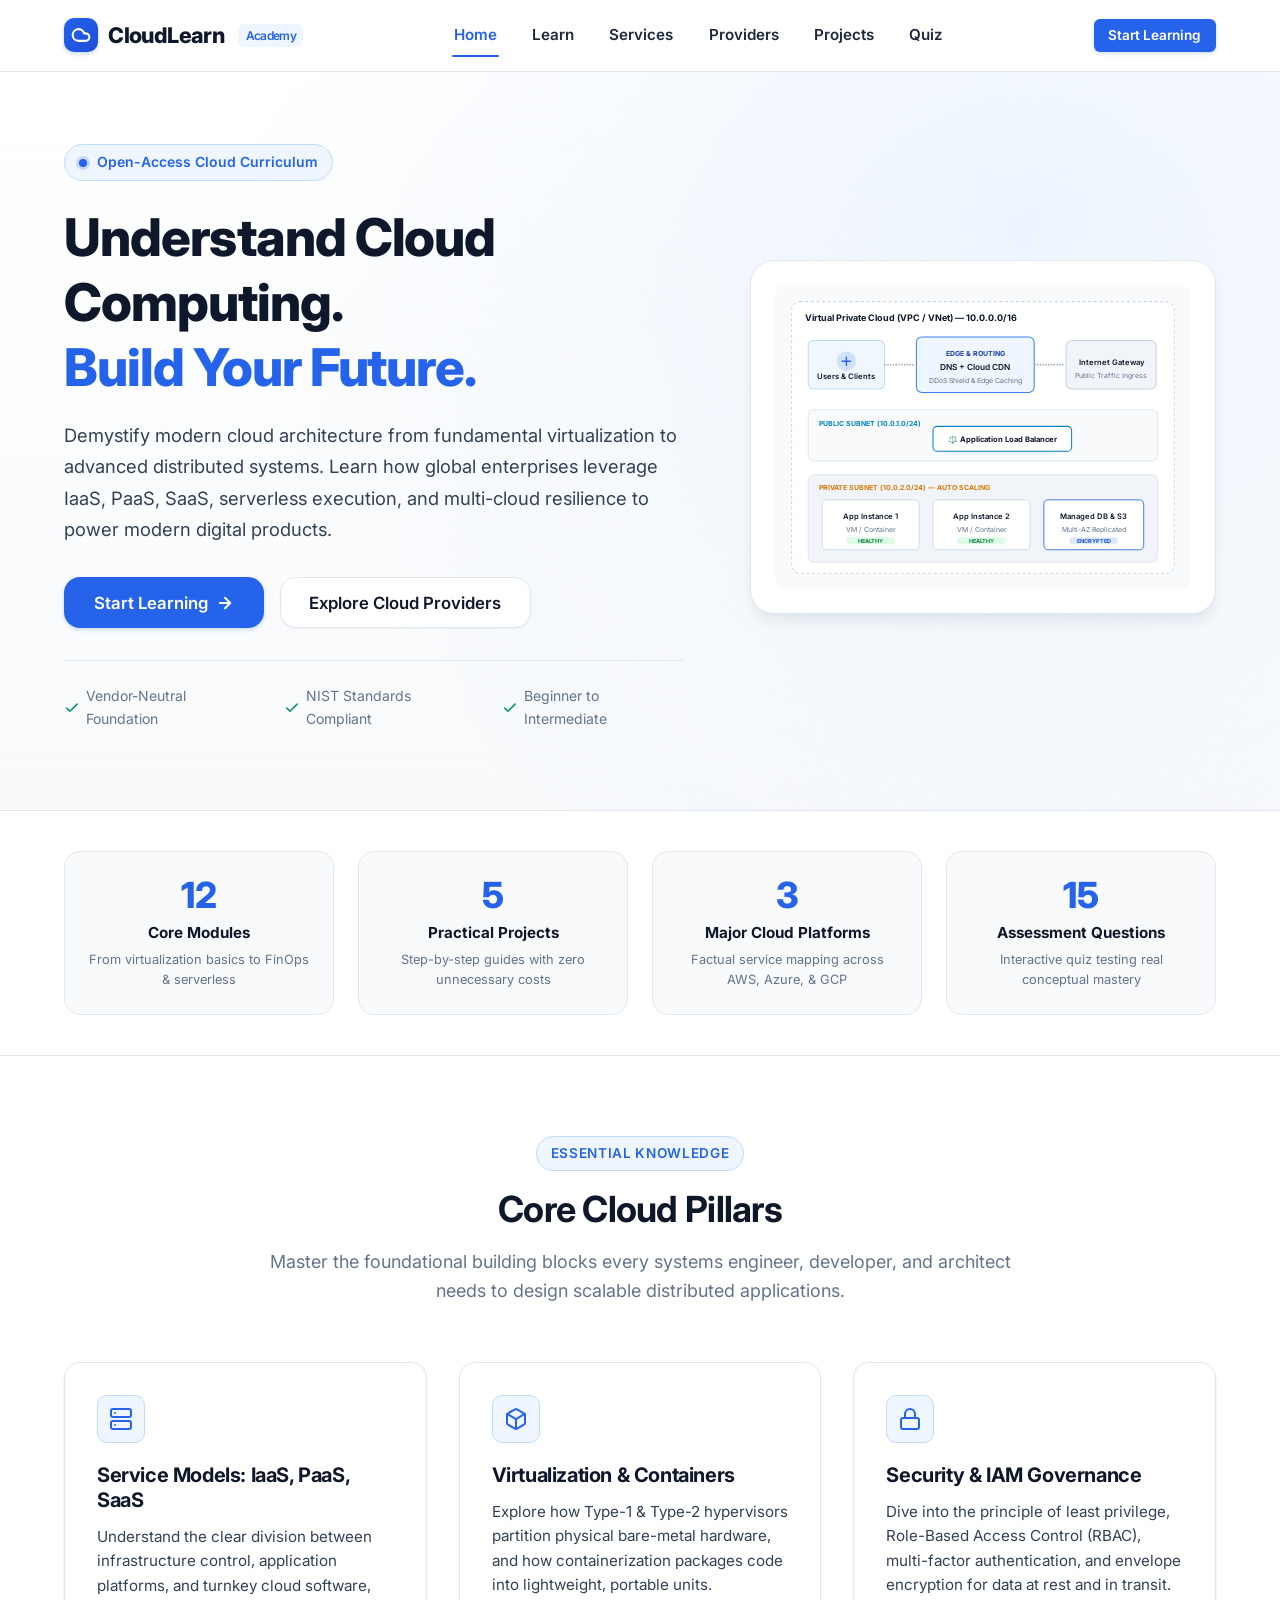
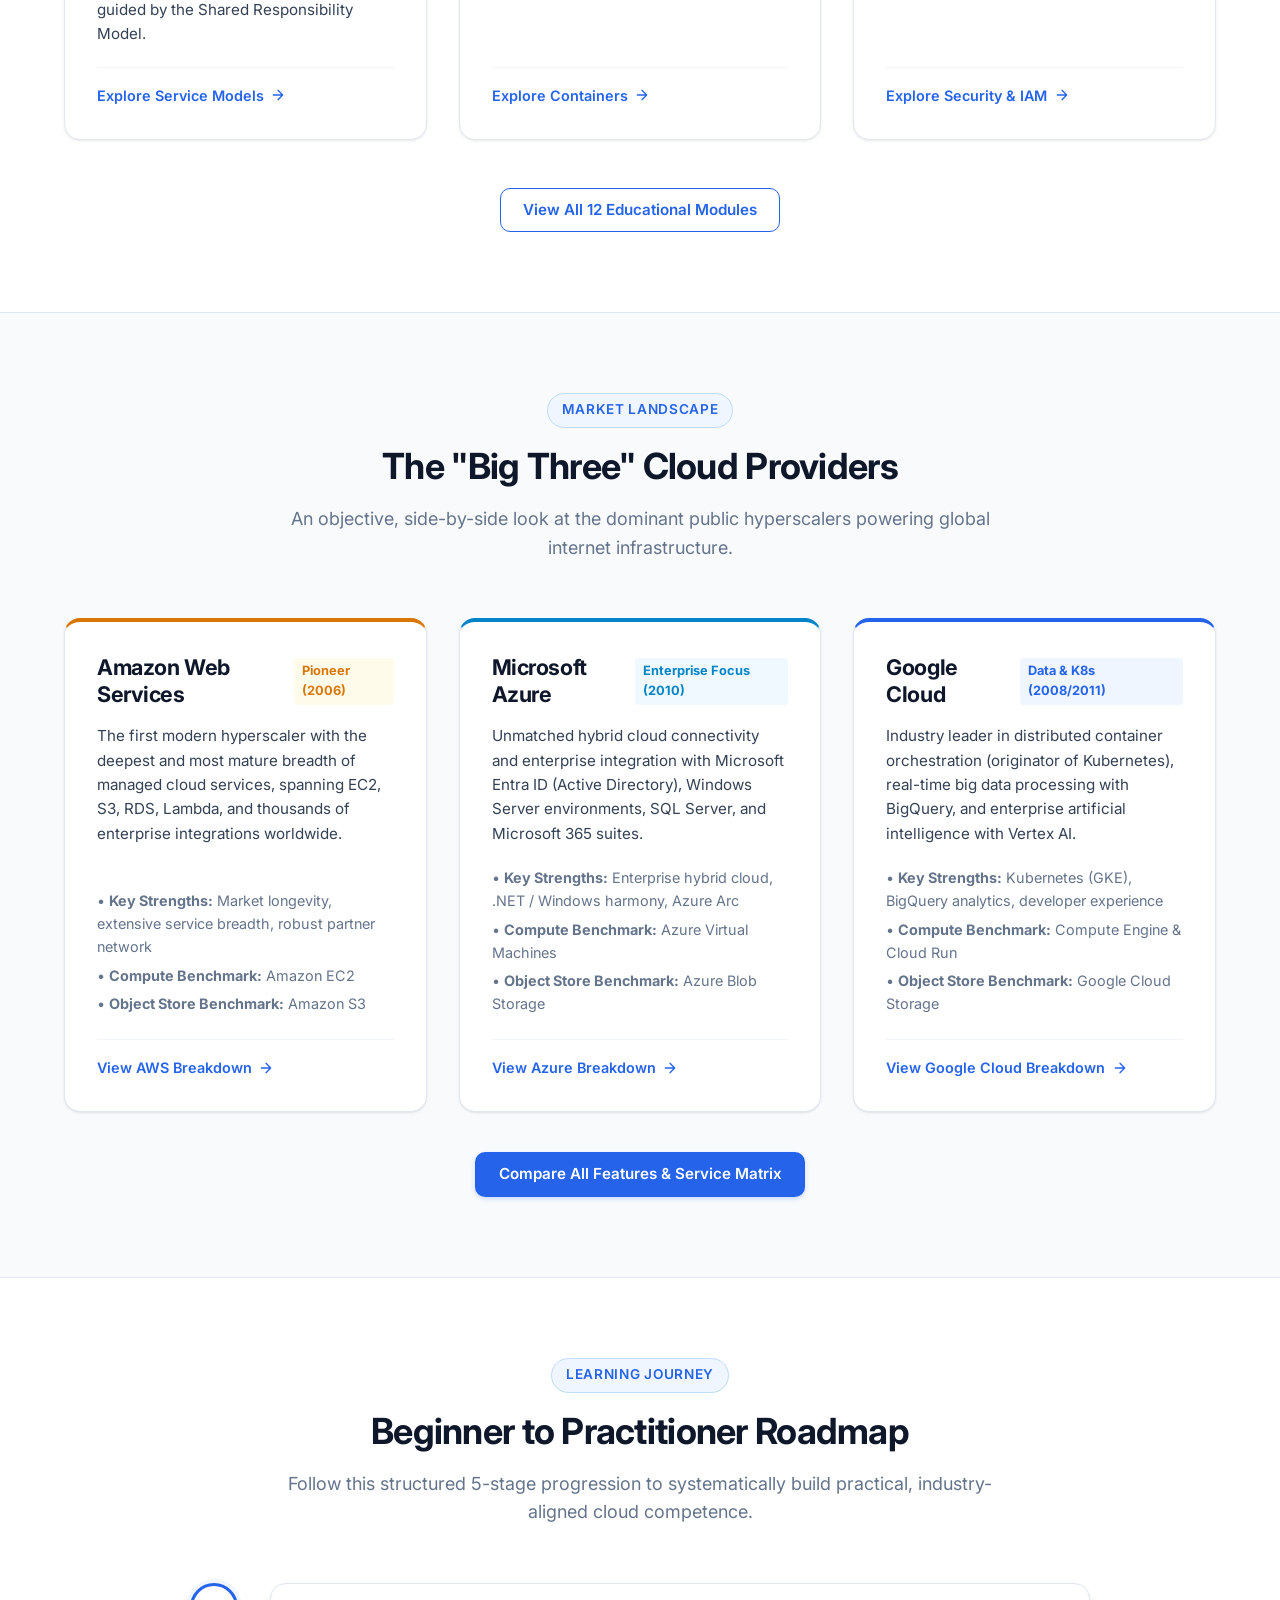
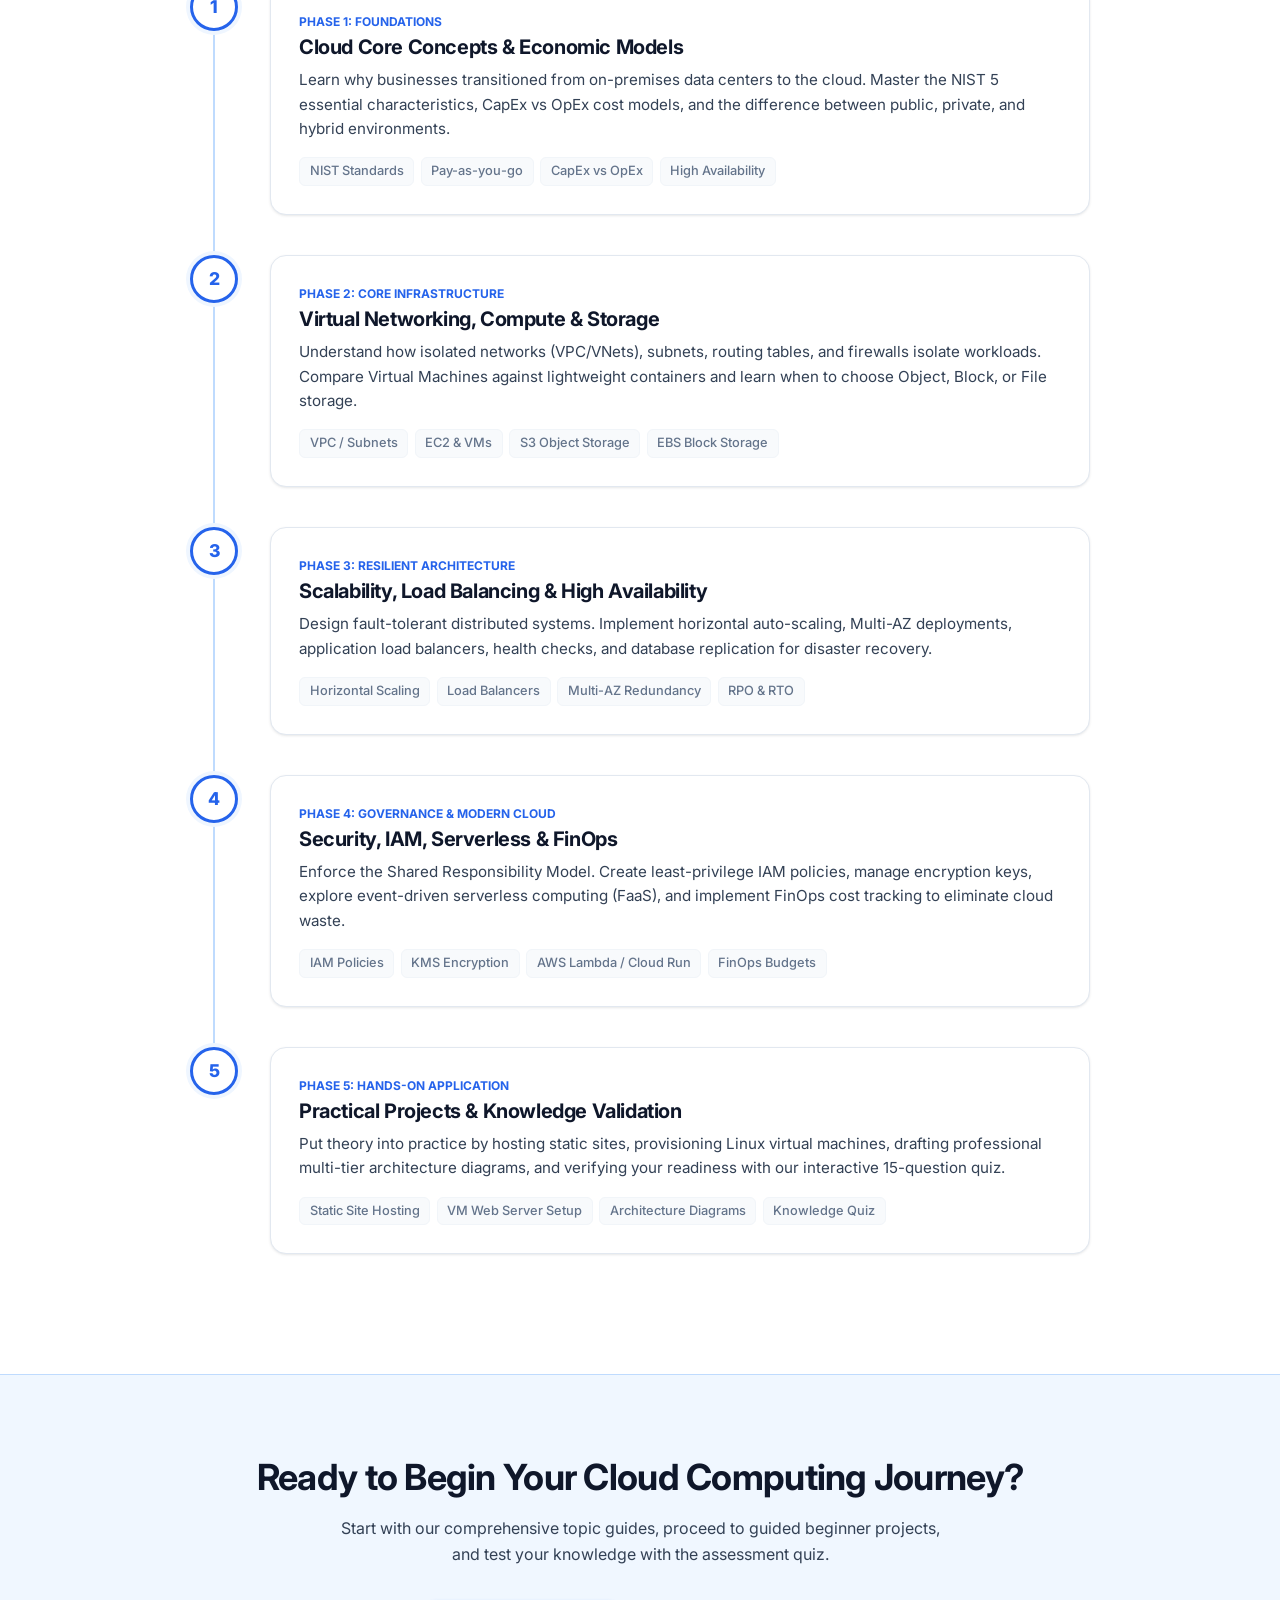
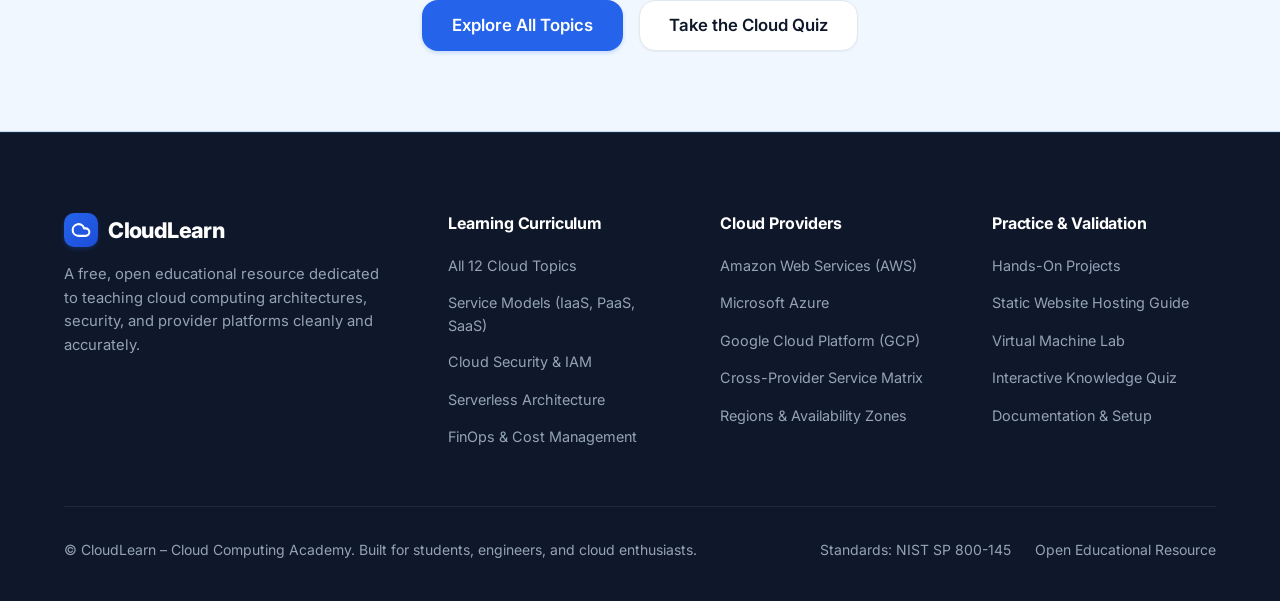
<file: index.html>
<!DOCTYPE html>
<html lang="en">
<head>
  <meta charset="UTF-8">
  <meta http-equiv="refresh" content="0; url=cloudlearn/index.html">
  <meta name="viewport" content="width=device-width, initial-scale=1.0">
  <title>CloudLearn – Redirecting...</title>
  <script>
    window.location.replace("cloudlearn/index.html");
  </script>
</head>
<body style="font-family: system-ui, -apple-system, sans-serif; display:flex; align-items:center; justify-content:center; height:100vh; margin:0; background:#f8fafc; color:#0f172a;">
  <div style="text-align:center; padding:2rem; background:white; border-radius:12px; box-shadow:0 4px 6px -1px rgba(0,0,0,0.1); border:1px solid #e2e8f0; max-width:400px;">
    <h2 style="margin-bottom:0.5rem;">CloudLearn Academy</h2>
    <p style="color:#64748b; margin-bottom:1.5rem;">Redirecting to the academy home page...</p>
    <a href="cloudlearn/index.html" style="display:inline-block; padding:0.6rem 1.2rem; background:#2563eb; color:white; text-decoration:none; border-radius:8px; font-weight:600;">
      Click here if not redirected
    </a>
  </div>
</body>
</html>
</file>
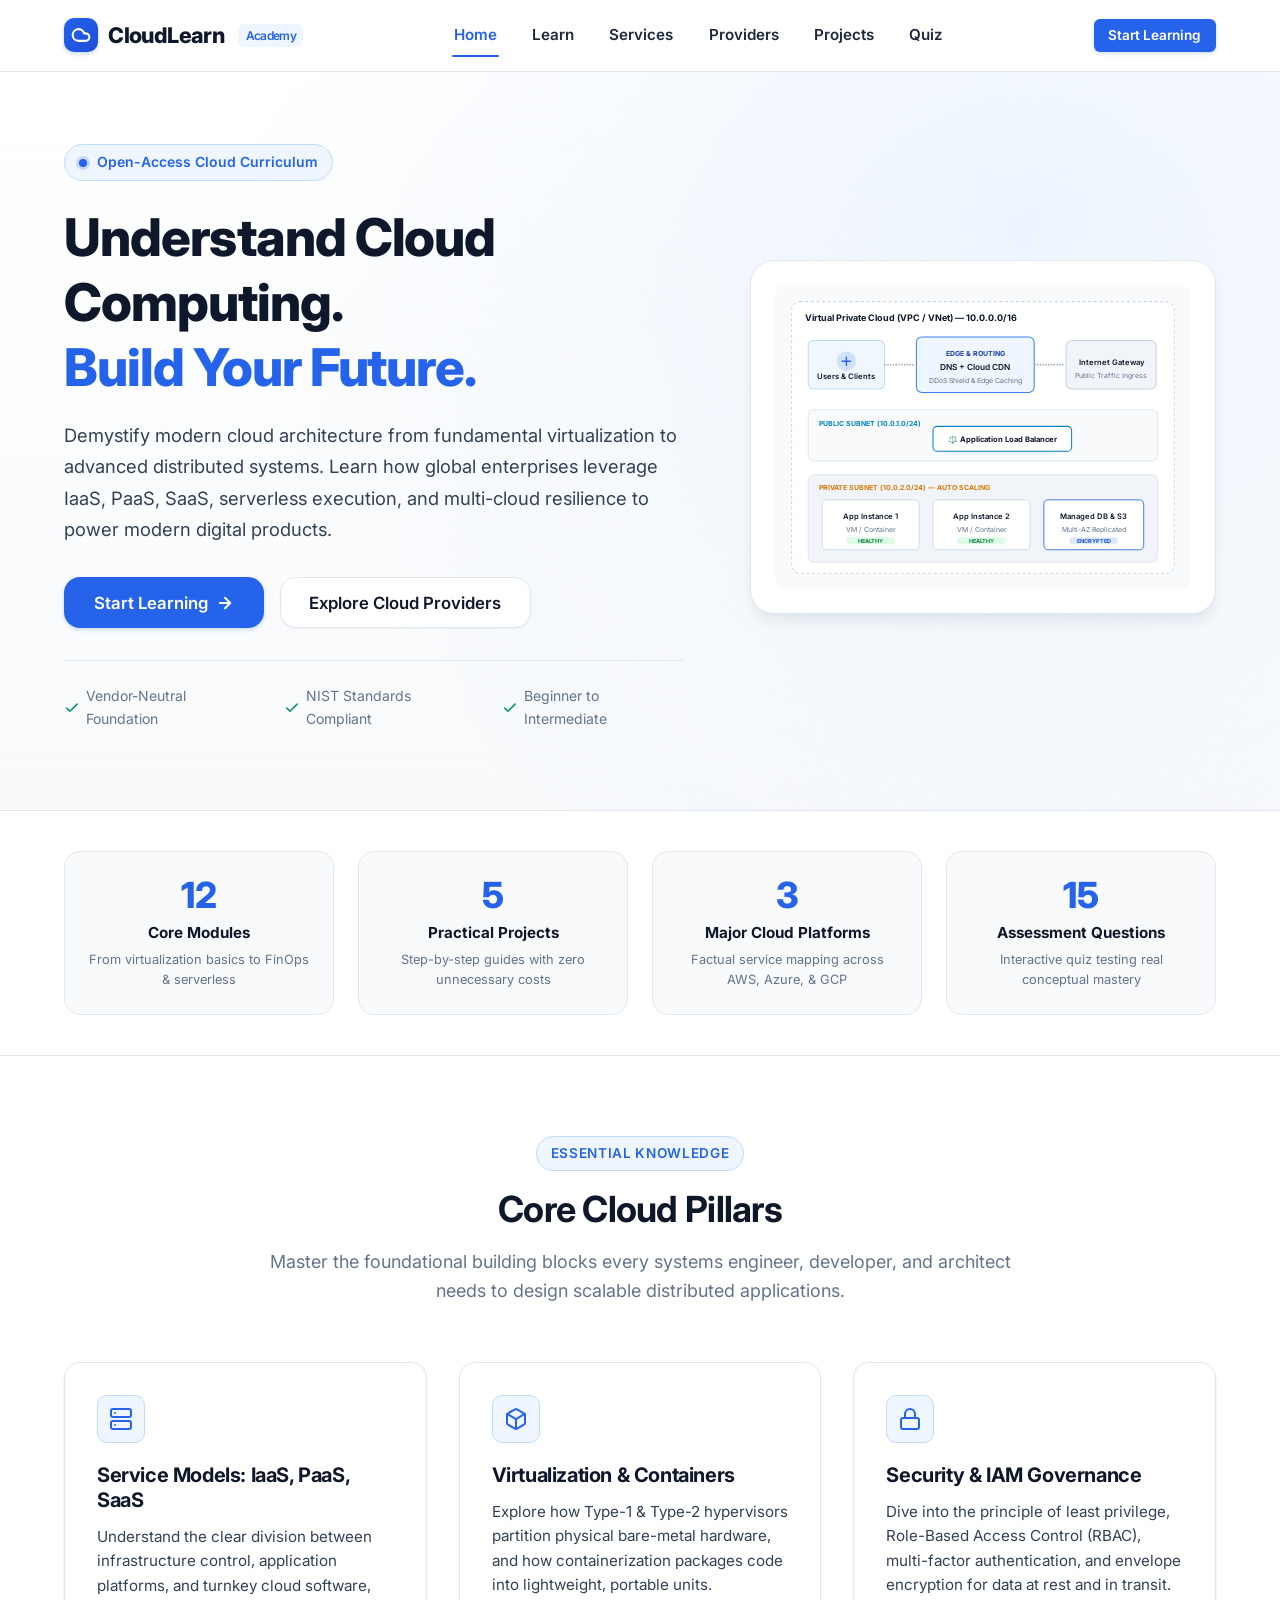
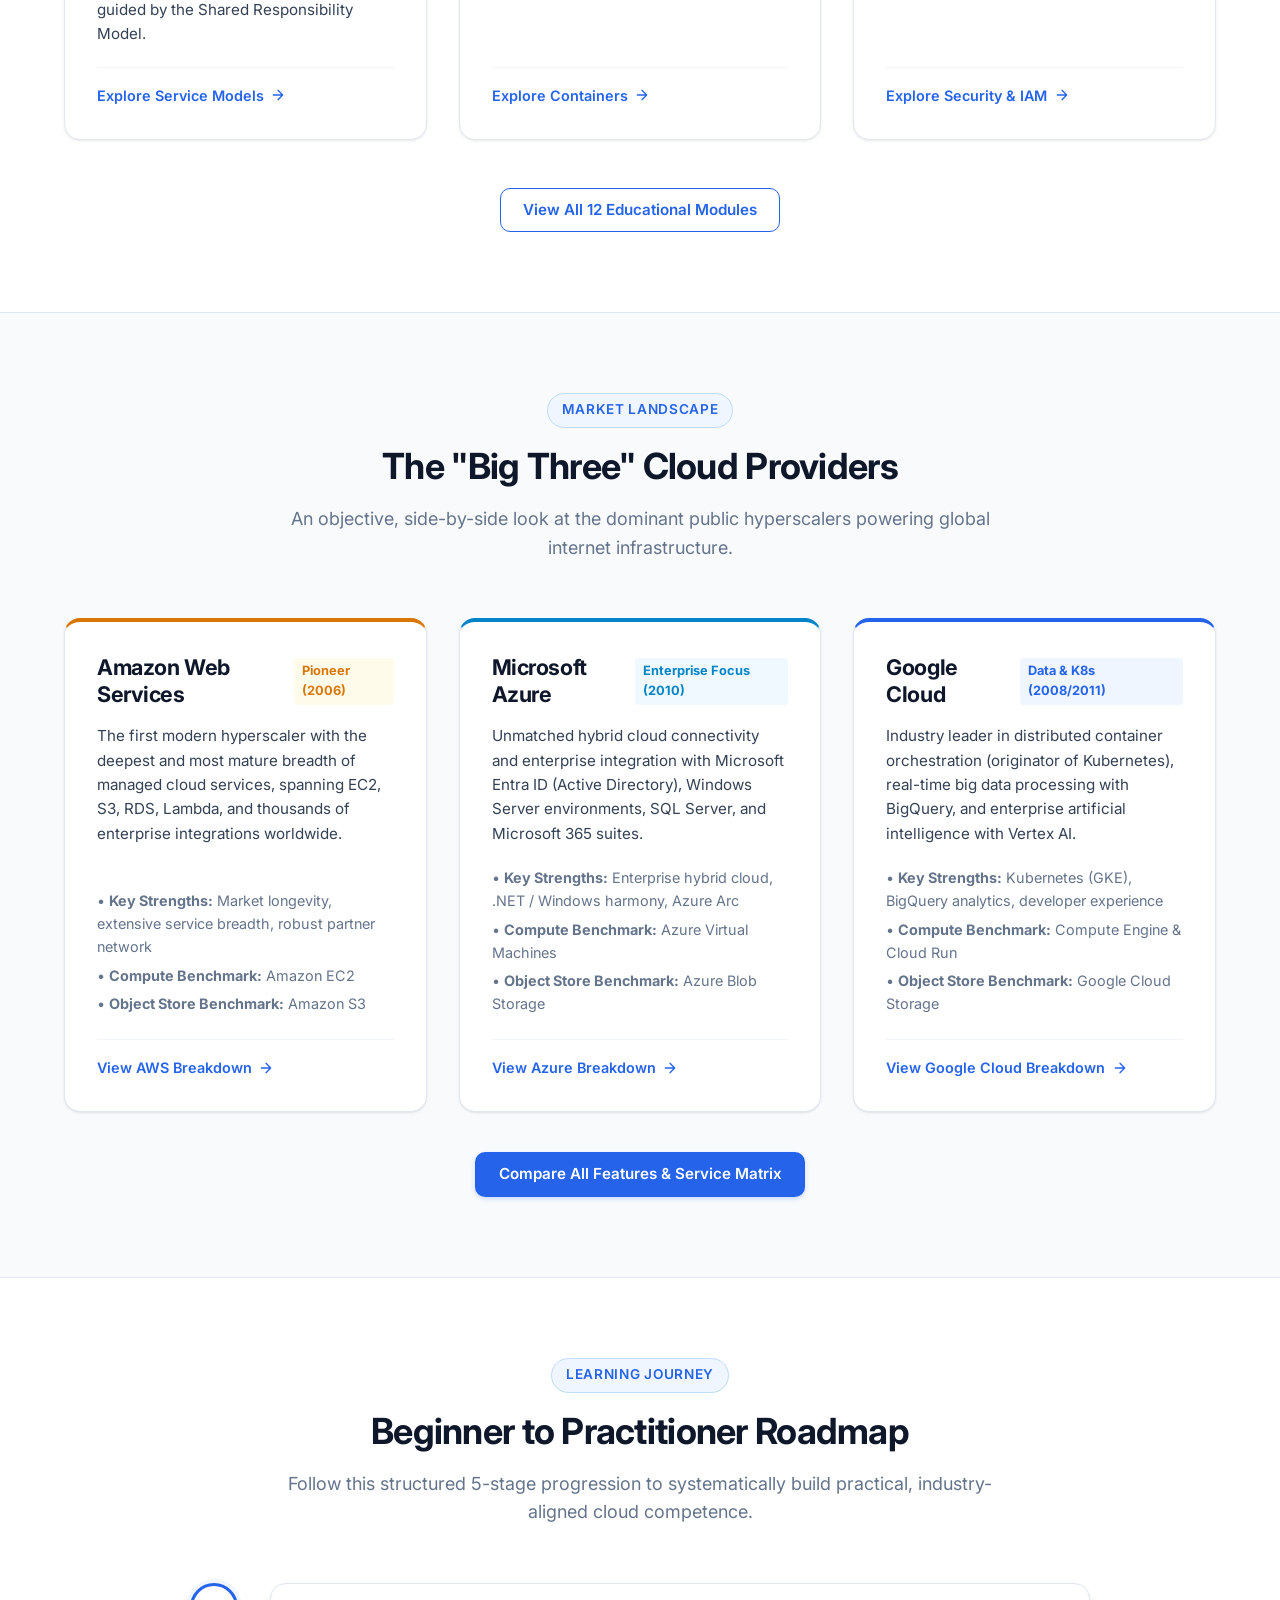
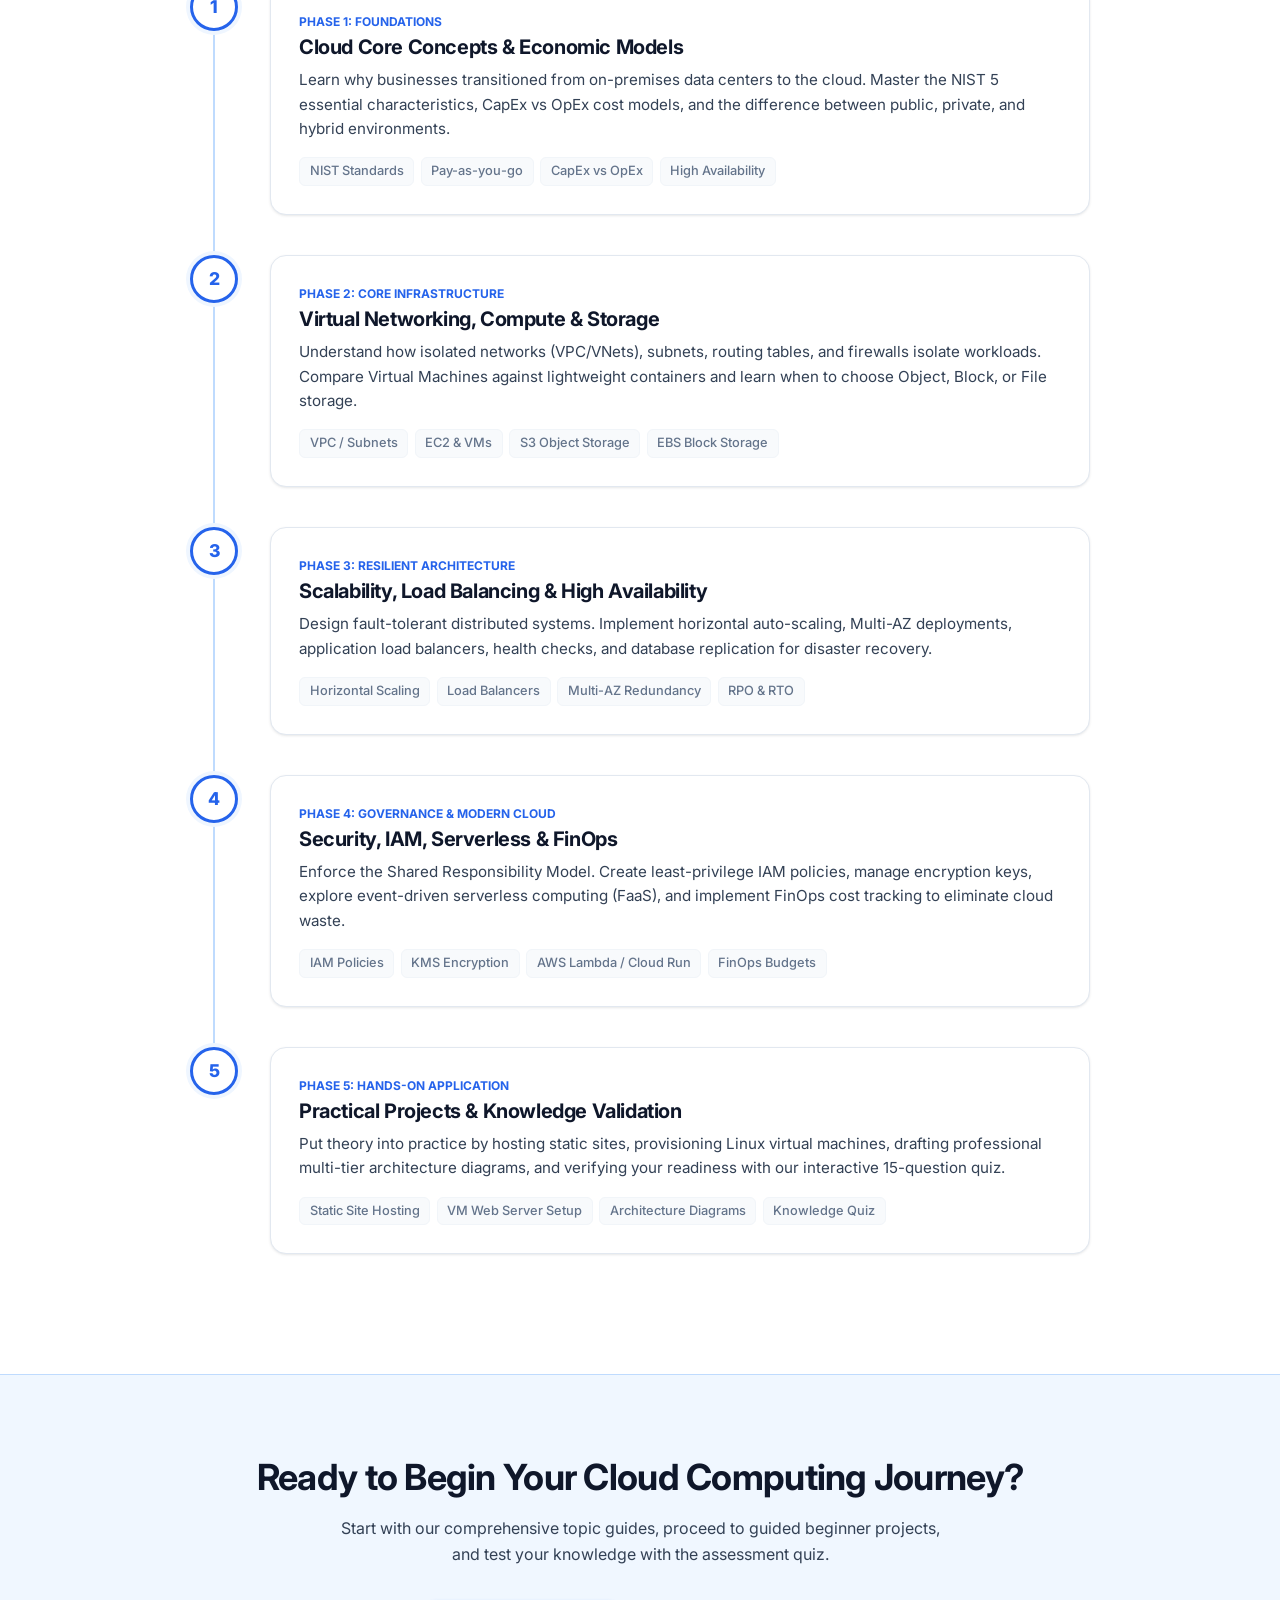
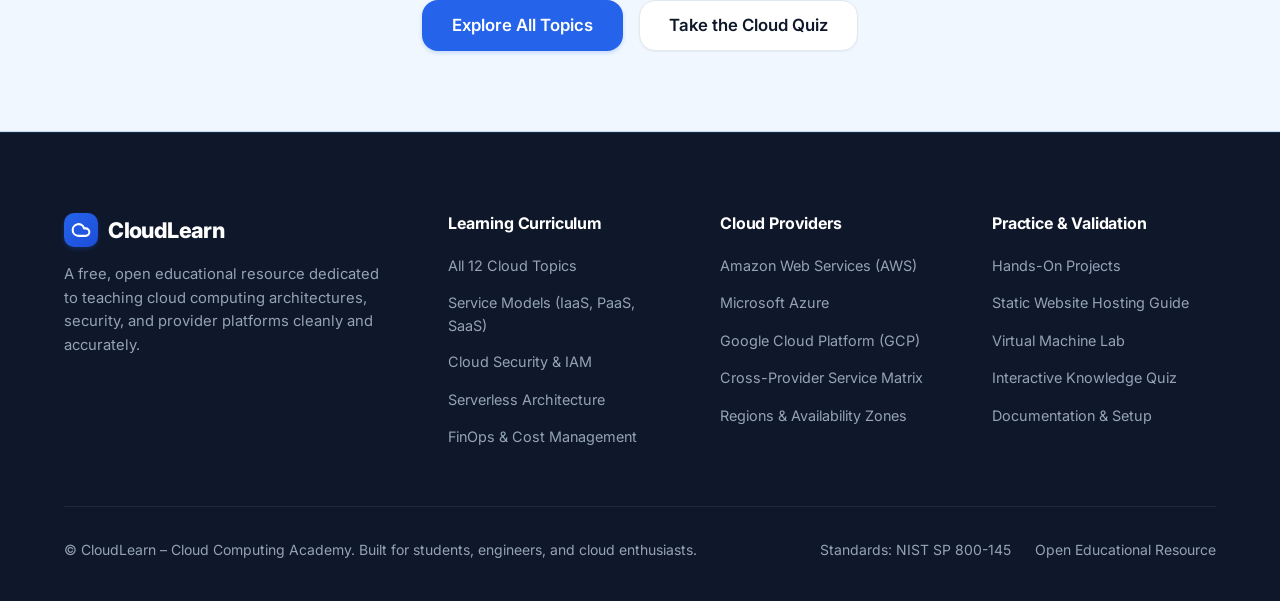
<file: cloudlearn/index.html>
<!DOCTYPE html>
<html lang="en">
<head>
  <meta charset="UTF-8">
  <meta name="viewport" content="width=device-width, initial-scale=1.0">
  <meta name="description" content="CloudLearn is a comprehensive, free educational academy for mastering cloud computing fundamentals, architectures, major providers, hands-on projects, and interactive quizzes.">
  <meta name="keywords" content="cloud computing, AWS, Azure, Google Cloud, IaaS, PaaS, SaaS, virtualization, cloud architecture, FinOps">
  <meta name="author" content="CloudLearn Academy">
  <title>CloudLearn – Cloud Computing Academy | Understand Cloud Computing. Build Your Future.</title>
  <link rel="preconnect" href="https://fonts.googleapis.com">
  <link rel="preconnect" href="https://fonts.gstatic.com" crossorigin>
  <link href="https://fonts.googleapis.com/css2?family=Inter:wght@400;500;600;700;800&family=JetBrains+Mono:wght@400;500;600&display=swap" rel="stylesheet">
  <link rel="stylesheet" href="css/style.css">
</head>
<body>
  <!-- Accessibility Skip Link -->
  <a href="#main-content" class="skip-link">Skip to main content</a>

  <!-- Header / Navigation Bar -->
  <header class="header" id="site-header">
    <div class="container nav-container">
      <a href="index.html" class="logo" aria-label="CloudLearn Home">
        <div class="logo-icon">
          <svg width="20" height="20" viewBox="0 0 24 24" fill="none" stroke="currentColor" stroke-width="2.5" stroke-linecap="round" stroke-linejoin="round">
            <path d="M17.5 19H9a7 7 0 1 1 6.71-9h1.79a4.5 4.5 0 1 1 0 9Z"></path>
          </svg>
        </div>
        <span>CloudLearn</span>
        <span class="logo-badge">Academy</span>
      </a>

      <!-- Desktop Navigation Links -->
      <nav aria-label="Primary Navigation">
        <ul class="nav-links">
          <li><a href="index.html" class="nav-link active">Home</a></li>
          <li><a href="learn.html" class="nav-link">Learn</a></li>
          <li><a href="learn.html#service-models" class="nav-link">Services</a></li>
          <li><a href="providers.html" class="nav-link">Providers</a></li>
          <li><a href="projects.html" class="nav-link">Projects</a></li>
          <li><a href="quiz.html" class="nav-link">Quiz</a></li>
        </ul>
      </nav>

      <div class="nav-actions">
        <a href="learn.html" class="btn btn-primary btn-sm">Start Learning</a>
        <!-- Mobile Hamburger Button -->
        <button type="button" class="mobile-toggle" aria-label="Toggle navigation menu" aria-expanded="false" aria-controls="mobile-nav-drawer">
          <svg width="24" height="24" viewBox="0 0 24 24" fill="none" stroke="currentColor" stroke-width="2" stroke-linecap="round" stroke-linejoin="round">
            <line x1="4" y1="8" x2="20" y2="8"></line>
            <line x1="4" y1="16" x2="20" y2="16"></line>
          </svg>
        </button>
      </div>
    </div>
  </header>

  <!-- Mobile Drawer Menu -->
  <div class="mobile-nav" id="mobile-nav-drawer" aria-label="Mobile Navigation">
    <ul class="mobile-nav-links">
      <li><a href="index.html" class="mobile-nav-link active">Home</a></li>
      <li><a href="learn.html" class="mobile-nav-link">Learn Topics</a></li>
      <li><a href="learn.html#service-models" class="mobile-nav-link">Service Models</a></li>
      <li><a href="providers.html" class="mobile-nav-link">Cloud Providers</a></li>
      <li><a href="projects.html" class="mobile-nav-link">Hands-On Projects</a></li>
      <li><a href="quiz.html" class="mobile-nav-link">Knowledge Quiz</a></li>
    </ul>
  </div>

  <!-- Main Content Anchor -->
  <main id="main-content" class="main-content">

    <!-- Hero Section -->
    <section class="hero" aria-labelledby="hero-heading">
      <div class="container">
        <div class="hero-grid">
          <div class="hero-content">
            <div class="hero-badge">
              <span class="pulse-dot"></span>
              <span>Open-Access Cloud Curriculum</span>
            </div>
            <h1 id="hero-heading" class="hero-title">
              Understand Cloud Computing. <br>
              <span class="text-highlight">Build Your Future.</span>
            </h1>
            <p class="hero-description">
              Demystify modern cloud architecture from fundamental virtualization to advanced distributed systems. Learn how global enterprises leverage IaaS, PaaS, SaaS, serverless execution, and multi-cloud resilience to power modern digital products.
            </p>
            <div class="hero-cta">
              <a href="learn.html" class="btn btn-primary btn-lg">
                <span>Start Learning</span>
                <svg width="18" height="18" viewBox="0 0 24 24" fill="none" stroke="currentColor" stroke-width="2.5" stroke-linecap="round" stroke-linejoin="round">
                  <line x1="5" y1="12" x2="19" y2="12"></line>
                  <polyline points="12 5 19 12 12 19"></polyline>
                </svg>
              </a>
              <a href="providers.html" class="btn btn-secondary btn-lg">
                <span>Explore Cloud Providers</span>
              </a>
            </div>
            <div class="hero-trust">
              <div class="hero-trust-item">
                <svg width="16" height="16" viewBox="0 0 24 24" fill="none" stroke="currentColor" stroke-width="2.5" stroke-linecap="round" stroke-linejoin="round">
                  <polyline points="20 6 9 17 4 12"></polyline>
                </svg>
                <span>Vendor-Neutral Foundation</span>
              </div>
              <div class="hero-trust-item">
                <svg width="16" height="16" viewBox="0 0 24 24" fill="none" stroke="currentColor" stroke-width="2.5" stroke-linecap="round" stroke-linejoin="round">
                  <polyline points="20 6 9 17 4 12"></polyline>
                </svg>
                <span>NIST Standards Compliant</span>
              </div>
              <div class="hero-trust-item">
                <svg width="16" height="16" viewBox="0 0 24 24" fill="none" stroke="currentColor" stroke-width="2.5" stroke-linecap="round" stroke-linejoin="round">
                  <polyline points="20 6 9 17 4 12"></polyline>
                </svg>
                <span>Beginner to Intermediate</span>
              </div>
            </div>
          </div>

          <!-- Hero Cloud Architecture Illustration (Clean Vector SVG) -->
          <div class="hero-visual">
            <div class="hero-card-frame">
              <svg class="hero-cloud-diagram" viewBox="0 0 600 440" fill="none" xmlns="http://www.w3.org/2000/svg" role="img" aria-label="Cloud Computing High-Availability Architecture Diagram">
                <rect width="600" height="440" rx="16" fill="#F8FAFC"/>
                
                <!-- VPC Boundary -->
                <rect x="24" y="24" width="552" height="392" rx="12" fill="#FFFFFF" stroke="#CBD5E1" stroke-width="1.5" stroke-dasharray="4 4"/>
                <text x="44" y="52" fill="#0F172A" font-family="Inter, sans-serif" font-size="13" font-weight="700">Virtual Private Cloud (VPC / VNet) — 10.0.0.0/16</text>
                
                <!-- Client Tier -->
                <g transform="translate(48, 80)">
                  <rect width="110" height="70" rx="8" fill="#F0F7FF" stroke="#BFDBFE" stroke-width="1.5"/>
                  <circle cx="55" cy="30" r="14" fill="#2563EB" opacity="0.15"/>
                  <path d="M55 24V36M49 30H61" stroke="#2563EB" stroke-width="2" stroke-linecap="round"/>
                  <text x="55" y="56" fill="#0F172A" font-family="Inter, sans-serif" font-size="11" font-weight="600" text-anchor="middle">Users & Clients</text>
                </g>

                <!-- Connection Arrow 1 -->
                <path d="M158 115 H200" stroke="#94A3B8" stroke-width="2" stroke-dasharray="2 2" marker-end="url(#arrow)"/>

                <!-- DNS / CDN / Edge Tier -->
                <g transform="translate(204, 75)">
                  <rect width="170" height="80" rx="8" fill="#EFF6FF" stroke="#3B82F6" stroke-width="1.5"/>
                  <text x="85" y="28" fill="#1E40AF" font-family="Inter, sans-serif" font-size="10" font-weight="700" text-anchor="middle">EDGE & ROUTING</text>
                  <text x="85" y="48" fill="#0F172A" font-family="Inter, sans-serif" font-size="12" font-weight="600" text-anchor="middle">DNS + Cloud CDN</text>
                  <text x="85" y="66" fill="#64748B" font-family="Inter, sans-serif" font-size="10" text-anchor="middle">DDoS Shield & Edge Caching</text>
                </g>

                <!-- Connection Arrow 2 -->
                <path d="M374 115 H416" stroke="#94A3B8" stroke-width="2" stroke-dasharray="2 2"/>

                <!-- Internet Gateway -->
                <g transform="translate(420, 80)">
                  <rect width="130" height="70" rx="8" fill="#F1F5F9" stroke="#CBD5E1" stroke-width="1.5"/>
                  <text x="65" y="36" fill="#0F172A" font-family="Inter, sans-serif" font-size="11" font-weight="600" text-anchor="middle">Internet Gateway</text>
                  <text x="65" y="54" fill="#64748B" font-family="Inter, sans-serif" font-size="10" text-anchor="middle">Public Traffic Ingress</text>
                </g>

                <!-- Public Subnet / Load Balancer -->
                <g transform="translate(48, 180)">
                  <rect width="504" height="74" rx="8" fill="#F8FAFC" stroke="#E2E8F0" stroke-width="1.5"/>
                  <text x="16" y="24" fill="#0284C7" font-family="Inter, sans-serif" font-size="10" font-weight="700">PUBLIC SUBNET (10.0.1.0/24)</text>
                  <rect x="180" y="24" width="200" height="36" rx="6" fill="#FFFFFF" stroke="#0284C7" stroke-width="1.5"/>
                  <text x="280" y="47" fill="#0F172A" font-family="Inter, sans-serif" font-size="11" font-weight="700" text-anchor="middle">⚖️ Application Load Balancer</text>
                </g>

                <!-- Private Subnet / Compute Tier -->
                <g transform="translate(48, 274)">
                  <rect width="504" height="126" rx="8" fill="#F1F5F9" stroke="#E2E8F0" stroke-width="1.5"/>
                  <text x="16" y="22" fill="#D97706" font-family="Inter, sans-serif" font-size="10" font-weight="700">PRIVATE SUBNET (10.0.2.0/24) — AUTO SCALING</text>

                  <!-- VM / Container 1 -->
                  <g transform="translate(20, 36)">
                    <rect width="140" height="72" rx="6" fill="#FFFFFF" stroke="#CBD5E1" stroke-width="1.2"/>
                    <text x="70" y="28" fill="#0F172A" font-family="Inter, sans-serif" font-size="11" font-weight="600" text-anchor="middle">App Instance 1</text>
                    <text x="70" y="46" fill="#64748B" font-family="Inter, sans-serif" font-size="10" text-anchor="middle">VM / Container</text>
                    <rect x="35" y="54" width="70" height="10" rx="5" fill="#DCFCE7"/>
                    <text x="70" y="62" fill="#15803D" font-family="Inter, sans-serif" font-size="8" font-weight="700" text-anchor="middle">HEALTHY</text>
                  </g>

                  <!-- VM / Container 2 -->
                  <g transform="translate(180, 36)">
                    <rect width="140" height="72" rx="6" fill="#FFFFFF" stroke="#CBD5E1" stroke-width="1.2"/>
                    <text x="70" y="28" fill="#0F172A" font-family="Inter, sans-serif" font-size="11" font-weight="600" text-anchor="middle">App Instance 2</text>
                    <text x="70" y="46" fill="#64748B" font-family="Inter, sans-serif" font-size="10" text-anchor="middle">VM / Container</text>
                    <rect x="35" y="54" width="70" height="10" rx="5" fill="#DCFCE7"/>
                    <text x="70" y="62" fill="#15803D" font-family="Inter, sans-serif" font-size="8" font-weight="700" text-anchor="middle">HEALTHY</text>
                  </g>

                  <!-- Managed DB & Object Storage -->
                  <g transform="translate(340, 36)">
                    <rect width="144" height="72" rx="6" fill="#FFFFFF" stroke="#2563EB" stroke-width="1.2"/>
                    <text x="72" y="28" fill="#0F172A" font-family="Inter, sans-serif" font-size="11" font-weight="600" text-anchor="middle">Managed DB & S3</text>
                    <text x="72" y="46" fill="#64748B" font-family="Inter, sans-serif" font-size="10" text-anchor="middle">Multi-AZ Replicated</text>
                    <rect x="37" y="54" width="70" height="10" rx="5" fill="#DBEAFE"/>
                    <text x="72" y="62" fill="#1D4ED8" font-family="Inter, sans-serif" font-size="8" font-weight="700" text-anchor="middle">ENCRYPTED</text>
                  </g>
                </g>
              </svg>
            </div>
          </div>
        </div>
      </div>
    </section>

    <!-- Factual Educational Highlights / Stats Section -->
    <section class="stats-section" aria-label="Curriculum Highlights">
      <div class="container">
        <div class="stats-grid">
          <div class="stat-card">
            <div class="stat-number">12</div>
            <div class="stat-label">Core Modules</div>
            <div class="stat-subtext">From virtualization basics to FinOps & serverless</div>
          </div>
          <div class="stat-card">
            <div class="stat-number">5</div>
            <div class="stat-label">Practical Projects</div>
            <div class="stat-subtext">Step-by-step guides with zero unnecessary costs</div>
          </div>
          <div class="stat-card">
            <div class="stat-number">3</div>
            <div class="stat-label">Major Cloud Platforms</div>
            <div class="stat-subtext">Factual service mapping across AWS, Azure, & GCP</div>
          </div>
          <div class="stat-card">
            <div class="stat-number">15</div>
            <div class="stat-label">Assessment Questions</div>
            <div class="stat-subtext">Interactive quiz testing real conceptual mastery</div>
          </div>
        </div>
      </div>
    </section>

    <!-- Featured Learning Topics -->
    <section class="section" id="featured-topics" aria-labelledby="featured-heading">
      <div class="container">
        <div class="section-header">
          <div class="section-tag">Essential Knowledge</div>
          <h2 id="featured-heading" class="section-title">Core Cloud Pillars</h2>
          <p class="section-subtitle">
            Master the foundational building blocks every systems engineer, developer, and architect needs to design scalable distributed applications.
          </p>
        </div>

        <div class="grid-3">
          <!-- Card 1 -->
          <article class="card">
            <div class="card-icon">
              <svg width="24" height="24" viewBox="0 0 24 24" fill="none" stroke="currentColor" stroke-width="2" stroke-linecap="round" stroke-linejoin="round">
                <rect x="2" y="2" width="20" height="8" rx="2" ry="2"></rect>
                <rect x="2" y="14" width="20" height="8" rx="2" ry="2"></rect>
                <line x1="6" y1="6" x2="6.01" y2="6"></line>
                <line x1="6" y1="18" x2="6.01" y2="18"></line>
              </svg>
            </div>
            <h3 class="card-title">Service Models: IaaS, PaaS, SaaS</h3>
            <p class="card-desc">
              Understand the clear division between infrastructure control, application platforms, and turnkey cloud software, guided by the Shared Responsibility Model.
            </p>
            <div class="card-footer">
              <a href="learn.html#topic-service-models" class="card-link">
                <span>Explore Service Models</span>
                <svg width="16" height="16" viewBox="0 0 24 24" fill="none" stroke="currentColor" stroke-width="2" stroke-linecap="round" stroke-linejoin="round"><path d="M5 12h14M12 5l7 7-7 7"/></svg>
              </a>
            </div>
          </article>

          <!-- Card 2 -->
          <article class="card">
            <div class="card-icon">
              <svg width="24" height="24" viewBox="0 0 24 24" fill="none" stroke="currentColor" stroke-width="2" stroke-linecap="round" stroke-linejoin="round">
                <path d="M21 16V8a2 2 0 0 0-1-1.73l-7-4a2 2 0 0 0-2 0l-7 4A2 2 0 0 0 3 8v8a2 2 0 0 0 1 1.73l7 4a2 2 0 0 0 2 0l7-4A2 2 0 0 0 21 16z"></path>
                <polyline points="3.27 6.96 12 12.01 20.73 6.96"></polyline>
                <line x1="12" y1="22.08" x2="12" y2="12"></line>
              </svg>
            </div>
            <h3 class="card-title">Virtualization & Containers</h3>
            <p class="card-desc">
              Explore how Type-1 & Type-2 hypervisors partition physical bare-metal hardware, and how containerization packages code into lightweight, portable units.
            </p>
            <div class="card-footer">
              <a href="learn.html#topic-virtualization" class="card-link">
                <span>Explore Containers</span>
                <svg width="16" height="16" viewBox="0 0 24 24" fill="none" stroke="currentColor" stroke-width="2" stroke-linecap="round" stroke-linejoin="round"><path d="M5 12h14M12 5l7 7-7 7"/></svg>
              </a>
            </div>
          </article>

          <!-- Card 3 -->
          <article class="card">
            <div class="card-icon">
              <svg width="24" height="24" viewBox="0 0 24 24" fill="none" stroke="currentColor" stroke-width="2" stroke-linecap="round" stroke-linejoin="round">
                <rect x="3" y="11" width="18" height="11" rx="2" ry="2"></rect>
                <path d="M7 11V7a5 5 0 0 1 10 0v4"></path>
              </svg>
            </div>
            <h3 class="card-title">Security & IAM Governance</h3>
            <p class="card-desc">
              Dive into the principle of least privilege, Role-Based Access Control (RBAC), multi-factor authentication, and envelope encryption for data at rest and in transit.
            </p>
            <div class="card-footer">
              <a href="learn.html#topic-security" class="card-link">
                <span>Explore Security & IAM</span>
                <svg width="16" height="16" viewBox="0 0 24 24" fill="none" stroke="currentColor" stroke-width="2" stroke-linecap="round" stroke-linejoin="round"><path d="M5 12h14M12 5l7 7-7 7"/></svg>
              </a>
            </div>
          </article>
        </div>

        <div style="text-align: center; margin-top: 3rem;">
          <a href="learn.html" class="btn btn-outline">View All 12 Educational Modules</a>
        </div>
      </div>
    </section>

    <!-- Cloud Providers Overview -->
    <section class="section section-alt" id="providers-overview" aria-labelledby="providers-heading">
      <div class="container">
        <div class="section-header">
          <div class="section-tag">Market Landscape</div>
          <h2 id="providers-heading" class="section-title">The "Big Three" Cloud Providers</h2>
          <p class="section-subtitle">
            An objective, side-by-side look at the dominant public hyperscalers powering global internet infrastructure.
          </p>
        </div>

        <div class="grid-3">
          <!-- AWS Card -->
          <article class="card" style="border-top: 4px solid var(--color-aws-accent);">
            <div style="display:flex; align-items:center; justify-content:space-between; margin-bottom: 1rem;">
              <h3 style="font-size:1.35rem;">Amazon Web Services</h3>
              <span style="font-size:0.8rem; font-weight:700; color:var(--color-aws-accent); background:var(--color-aws-bg); padding:0.2rem 0.5rem; border-radius:4px;">Pioneer (2006)</span>
            </div>
            <p class="card-desc">
              The first modern hyperscaler with the deepest and most mature breadth of managed cloud services, spanning EC2, S3, RDS, Lambda, and thousands of enterprise integrations worldwide.
            </p>
            <ul style="margin-bottom:1.5rem; font-size:0.9rem; color:var(--color-text-muted); list-style:none; padding:0; display:flex; flex-direction:column; gap:0.35rem;">
              <li>• <strong>Key Strengths:</strong> Market longevity, extensive service breadth, robust partner network</li>
              <li>• <strong>Compute Benchmark:</strong> Amazon EC2</li>
              <li>• <strong>Object Store Benchmark:</strong> Amazon S3</li>
            </ul>
            <div class="card-footer">
              <a href="providers.html#aws-deep-dive" class="card-link">
                <span>View AWS Breakdown</span>
                <svg width="16" height="16" viewBox="0 0 24 24" fill="none" stroke="currentColor" stroke-width="2" stroke-linecap="round" stroke-linejoin="round"><path d="M5 12h14M12 5l7 7-7 7"/></svg>
              </a>
            </div>
          </article>

          <!-- Azure Card -->
          <article class="card" style="border-top: 4px solid var(--color-azure-accent);">
            <div style="display:flex; align-items:center; justify-content:space-between; margin-bottom: 1rem;">
              <h3 style="font-size:1.35rem;">Microsoft Azure</h3>
              <span style="font-size:0.8rem; font-weight:700; color:var(--color-azure-accent); background:var(--color-azure-bg); padding:0.2rem 0.5rem; border-radius:4px;">Enterprise Focus (2010)</span>
            </div>
            <p class="card-desc">
              Unmatched hybrid cloud connectivity and enterprise integration with Microsoft Entra ID (Active Directory), Windows Server environments, SQL Server, and Microsoft 365 suites.
            </p>
            <ul style="margin-bottom:1.5rem; font-size:0.9rem; color:var(--color-text-muted); list-style:none; padding:0; display:flex; flex-direction:column; gap:0.35rem;">
              <li>• <strong>Key Strengths:</strong> Enterprise hybrid cloud, .NET / Windows harmony, Azure Arc</li>
              <li>• <strong>Compute Benchmark:</strong> Azure Virtual Machines</li>
              <li>• <strong>Object Store Benchmark:</strong> Azure Blob Storage</li>
            </ul>
            <div class="card-footer">
              <a href="providers.html#azure-deep-dive" class="card-link">
                <span>View Azure Breakdown</span>
                <svg width="16" height="16" viewBox="0 0 24 24" fill="none" stroke="currentColor" stroke-width="2" stroke-linecap="round" stroke-linejoin="round"><path d="M5 12h14M12 5l7 7-7 7"/></svg>
              </a>
            </div>
          </article>

          <!-- Google Cloud Card -->
          <article class="card" style="border-top: 4px solid var(--color-gcp-accent);">
            <div style="display:flex; align-items:center; justify-content:space-between; margin-bottom: 1rem;">
              <h3 style="font-size:1.35rem;">Google Cloud</h3>
              <span style="font-size:0.8rem; font-weight:700; color:var(--color-gcp-accent); background:var(--color-gcp-bg); padding:0.2rem 0.5rem; border-radius:4px;">Data & K8s (2008/2011)</span>
            </div>
            <p class="card-desc">
              Industry leader in distributed container orchestration (originator of Kubernetes), real-time big data processing with BigQuery, and enterprise artificial intelligence with Vertex AI.
            </p>
            <ul style="margin-bottom:1.5rem; font-size:0.9rem; color:var(--color-text-muted); list-style:none; padding:0; display:flex; flex-direction:column; gap:0.35rem;">
              <li>• <strong>Key Strengths:</strong> Kubernetes (GKE), BigQuery analytics, developer experience</li>
              <li>• <strong>Compute Benchmark:</strong> Compute Engine & Cloud Run</li>
              <li>• <strong>Object Store Benchmark:</strong> Google Cloud Storage</li>
            </ul>
            <div class="card-footer">
              <a href="providers.html#gcp-deep-dive" class="card-link">
                <span>View Google Cloud Breakdown</span>
                <svg width="16" height="16" viewBox="0 0 24 24" fill="none" stroke="currentColor" stroke-width="2" stroke-linecap="round" stroke-linejoin="round"><path d="M5 12h14M12 5l7 7-7 7"/></svg>
              </a>
            </div>
          </article>
        </div>

        <div style="text-align: center; margin-top: 2.5rem;">
          <a href="providers.html" class="btn btn-primary">Compare All Features & Service Matrix</a>
        </div>
      </div>
    </section>

    <!-- Beginner Learning Roadmap Section -->
    <section class="section" id="roadmap" aria-labelledby="roadmap-heading">
      <div class="container">
        <div class="section-header">
          <div class="section-tag">Learning Journey</div>
          <h2 id="roadmap-heading" class="section-title">Beginner to Practitioner Roadmap</h2>
          <p class="section-subtitle">
            Follow this structured 5-stage progression to systematically build practical, industry-aligned cloud competence.
          </p>
        </div>

        <div class="roadmap-container">
          <!-- Step 1 -->
          <div class="roadmap-step">
            <div class="roadmap-marker">1</div>
            <div class="roadmap-content">
              <div class="roadmap-badge">Phase 1: Foundations</div>
              <h3 class="roadmap-title">Cloud Core Concepts & Economic Models</h3>
              <p class="roadmap-desc">
                Learn why businesses transitioned from on-premises data centers to the cloud. Master the NIST 5 essential characteristics, CapEx vs OpEx cost models, and the difference between public, private, and hybrid environments.
              </p>
              <div class="roadmap-tags">
                <span class="roadmap-tag">NIST Standards</span>
                <span class="roadmap-tag">Pay-as-you-go</span>
                <span class="roadmap-tag">CapEx vs OpEx</span>
                <span class="roadmap-tag">High Availability</span>
              </div>
            </div>
          </div>

          <!-- Step 2 -->
          <div class="roadmap-step">
            <div class="roadmap-marker">2</div>
            <div class="roadmap-content">
              <div class="roadmap-badge">Phase 2: Core Infrastructure</div>
              <h3 class="roadmap-title">Virtual Networking, Compute & Storage</h3>
              <p class="roadmap-desc">
                Understand how isolated networks (VPC/VNets), subnets, routing tables, and firewalls isolate workloads. Compare Virtual Machines against lightweight containers and learn when to choose Object, Block, or File storage.
              </p>
              <div class="roadmap-tags">
                <span class="roadmap-tag">VPC / Subnets</span>
                <span class="roadmap-tag">EC2 & VMs</span>
                <span class="roadmap-tag">S3 Object Storage</span>
                <span class="roadmap-tag">EBS Block Storage</span>
              </div>
            </div>
          </div>

          <!-- Step 3 -->
          <div class="roadmap-step">
            <div class="roadmap-marker">3</div>
            <div class="roadmap-content">
              <div class="roadmap-badge">Phase 3: Resilient Architecture</div>
              <h3 class="roadmap-title">Scalability, Load Balancing & High Availability</h3>
              <p class="roadmap-desc">
                Design fault-tolerant distributed systems. Implement horizontal auto-scaling, Multi-AZ deployments, application load balancers, health checks, and database replication for disaster recovery.
              </p>
              <div class="roadmap-tags">
                <span class="roadmap-tag">Horizontal Scaling</span>
                <span class="roadmap-tag">Load Balancers</span>
                <span class="roadmap-tag">Multi-AZ Redundancy</span>
                <span class="roadmap-tag">RPO & RTO</span>
              </div>
            </div>
          </div>

          <!-- Step 4 -->
          <div class="roadmap-step">
            <div class="roadmap-marker">4</div>
            <div class="roadmap-content">
              <div class="roadmap-badge">Phase 4: Governance & Modern Cloud</div>
              <h3 class="roadmap-title">Security, IAM, Serverless & FinOps</h3>
              <p class="roadmap-desc">
                Enforce the Shared Responsibility Model. Create least-privilege IAM policies, manage encryption keys, explore event-driven serverless computing (FaaS), and implement FinOps cost tracking to eliminate cloud waste.
              </p>
              <div class="roadmap-tags">
                <span class="roadmap-tag">IAM Policies</span>
                <span class="roadmap-tag">KMS Encryption</span>
                <span class="roadmap-tag">AWS Lambda / Cloud Run</span>
                <span class="roadmap-tag">FinOps Budgets</span>
              </div>
            </div>
          </div>

          <!-- Step 5 -->
          <div class="roadmap-step">
            <div class="roadmap-marker">5</div>
            <div class="roadmap-content">
              <div class="roadmap-badge">Phase 5: Hands-On Application</div>
              <h3 class="roadmap-title">Practical Projects & Knowledge Validation</h3>
              <p class="roadmap-desc">
                Put theory into practice by hosting static sites, provisioning Linux virtual machines, drafting professional multi-tier architecture diagrams, and verifying your readiness with our interactive 15-question quiz.
              </p>
              <div class="roadmap-tags">
                <span class="roadmap-tag">Static Site Hosting</span>
                <span class="roadmap-tag">VM Web Server Setup</span>
                <span class="roadmap-tag">Architecture Diagrams</span>
                <span class="roadmap-tag">Knowledge Quiz</span>
              </div>
            </div>
          </div>
        </div>
      </div>
    </section>

    <!-- Call to Action Banner -->
    <section class="section section-subtle" style="text-align: center;" aria-label="Start Learning Banner">
      <div class="container">
        <h2 style="margin-bottom: 1rem;">Ready to Begin Your Cloud Computing Journey?</h2>
        <p style="max-width: 600px; margin: 0 auto 2rem auto; color: var(--color-text-main);">
          Start with our comprehensive topic guides, proceed to guided beginner projects, and test your knowledge with the assessment quiz.
        </p>
        <div style="display:flex; justify-content:center; gap:1rem; flex-wrap:wrap;">
          <a href="learn.html" class="btn btn-primary btn-lg">Explore All Topics</a>
          <a href="quiz.html" class="btn btn-secondary btn-lg">Take the Cloud Quiz</a>
        </div>
      </div>
    </section>

  </main>

  <!-- Footer -->
  <footer class="footer" role="contentinfo">
    <div class="container">
      <div class="footer-grid">
        <div class="footer-brand">
          <a href="index.html" class="logo" style="color:var(--color-white);">
            <div class="logo-icon">
              <svg width="20" height="20" viewBox="0 0 24 24" fill="none" stroke="currentColor" stroke-width="2.5" stroke-linecap="round" stroke-linejoin="round">
                <path d="M17.5 19H9a7 7 0 1 1 6.71-9h1.79a4.5 4.5 0 1 1 0 9Z"></path>
              </svg>
            </div>
            <span>CloudLearn</span>
          </a>
          <p class="footer-desc">
            A free, open educational resource dedicated to teaching cloud computing architectures, security, and provider platforms cleanly and accurately.
          </p>
        </div>

        <div>
          <h4 class="footer-heading">Learning Curriculum</h4>
          <ul class="footer-links">
            <li><a href="learn.html" class="footer-link">All 12 Cloud Topics</a></li>
            <li><a href="learn.html#service-models" class="footer-link">Service Models (IaaS, PaaS, SaaS)</a></li>
            <li><a href="learn.html#topic-security" class="footer-link">Cloud Security & IAM</a></li>
            <li><a href="learn.html#topic-serverless" class="footer-link">Serverless Architecture</a></li>
            <li><a href="learn.html#topic-cost" class="footer-link">FinOps & Cost Management</a></li>
          </ul>
        </div>

        <div>
          <h4 class="footer-heading">Cloud Providers</h4>
          <ul class="footer-links">
            <li><a href="providers.html#aws-deep-dive" class="footer-link">Amazon Web Services (AWS)</a></li>
            <li><a href="providers.html#azure-deep-dive" class="footer-link">Microsoft Azure</a></li>
            <li><a href="providers.html#gcp-deep-dive" class="footer-link">Google Cloud Platform (GCP)</a></li>
            <li><a href="providers.html#service-matrix" class="footer-link">Cross-Provider Service Matrix</a></li>
            <li><a href="providers.html#infrastructure" class="footer-link">Regions & Availability Zones</a></li>
          </ul>
        </div>

        <div>
          <h4 class="footer-heading">Practice & Validation</h4>
          <ul class="footer-links">
            <li><a href="projects.html" class="footer-link">Hands-On Projects</a></li>
            <li><a href="projects.html#project-1" class="footer-link">Static Website Hosting Guide</a></li>
            <li><a href="projects.html#project-4" class="footer-link">Virtual Machine Lab</a></li>
            <li><a href="quiz.html" class="footer-link">Interactive Knowledge Quiz</a></li>
            <li><a href="README.md" class="footer-link" target="_blank" rel="noopener">Documentation & Setup</a></li>
          </ul>
        </div>
      </div>

      <div class="footer-bottom">
        <div>
          &copy; CloudLearn – Cloud Computing Academy. Built for students, engineers, and cloud enthusiasts.
        </div>
        <div class="footer-legal-links">
          <span>Standards: NIST SP 800-145</span>
          <span>Open Educational Resource</span>
        </div>
      </div>
    </div>
  </footer>

  <!-- Back to Top Button -->
  <button type="button" class="back-to-top" aria-label="Back to top">
    <svg width="20" height="20" viewBox="0 0 24 24" fill="none" stroke="currentColor" stroke-width="2.5" stroke-linecap="round" stroke-linejoin="round">
      <polyline points="18 15 12 9 6 15"></polyline>
    </svg>
  </button>

  <script src="js/main.js"></script>
</body>
</html>
</file>
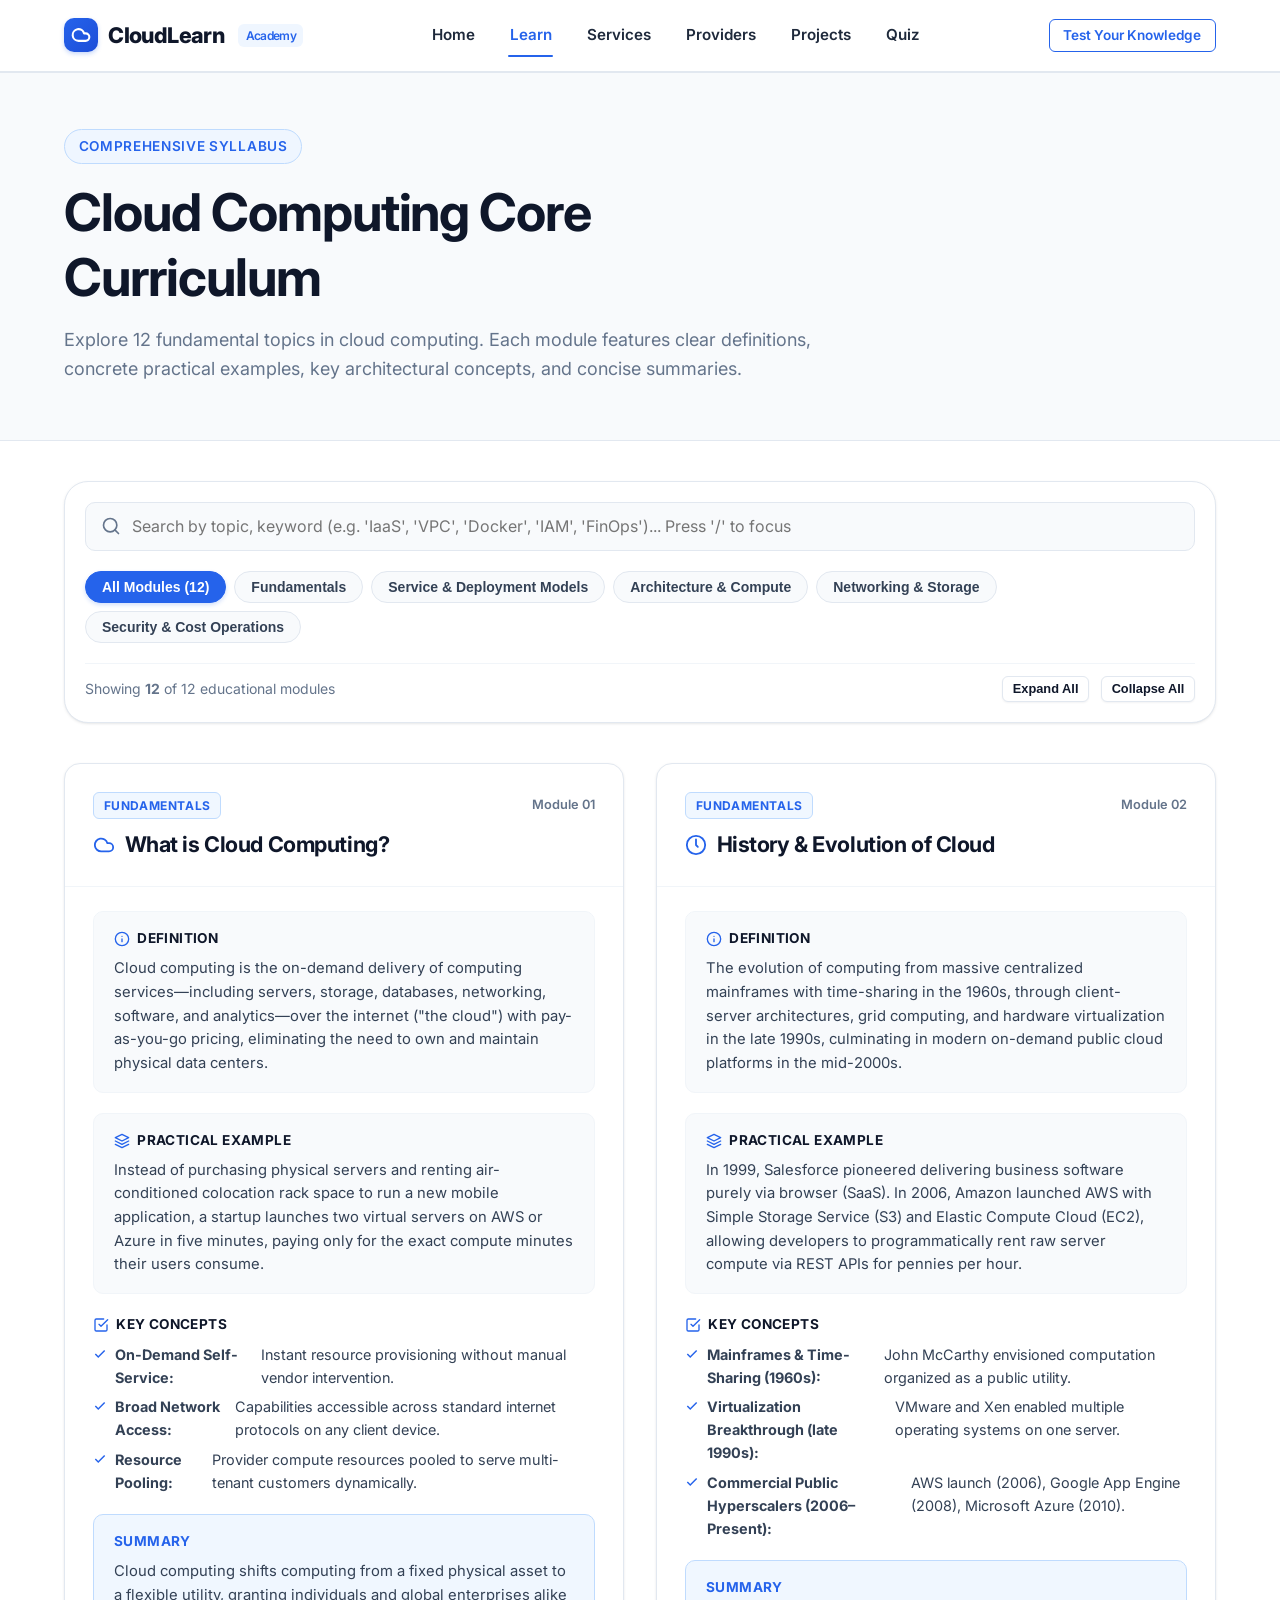
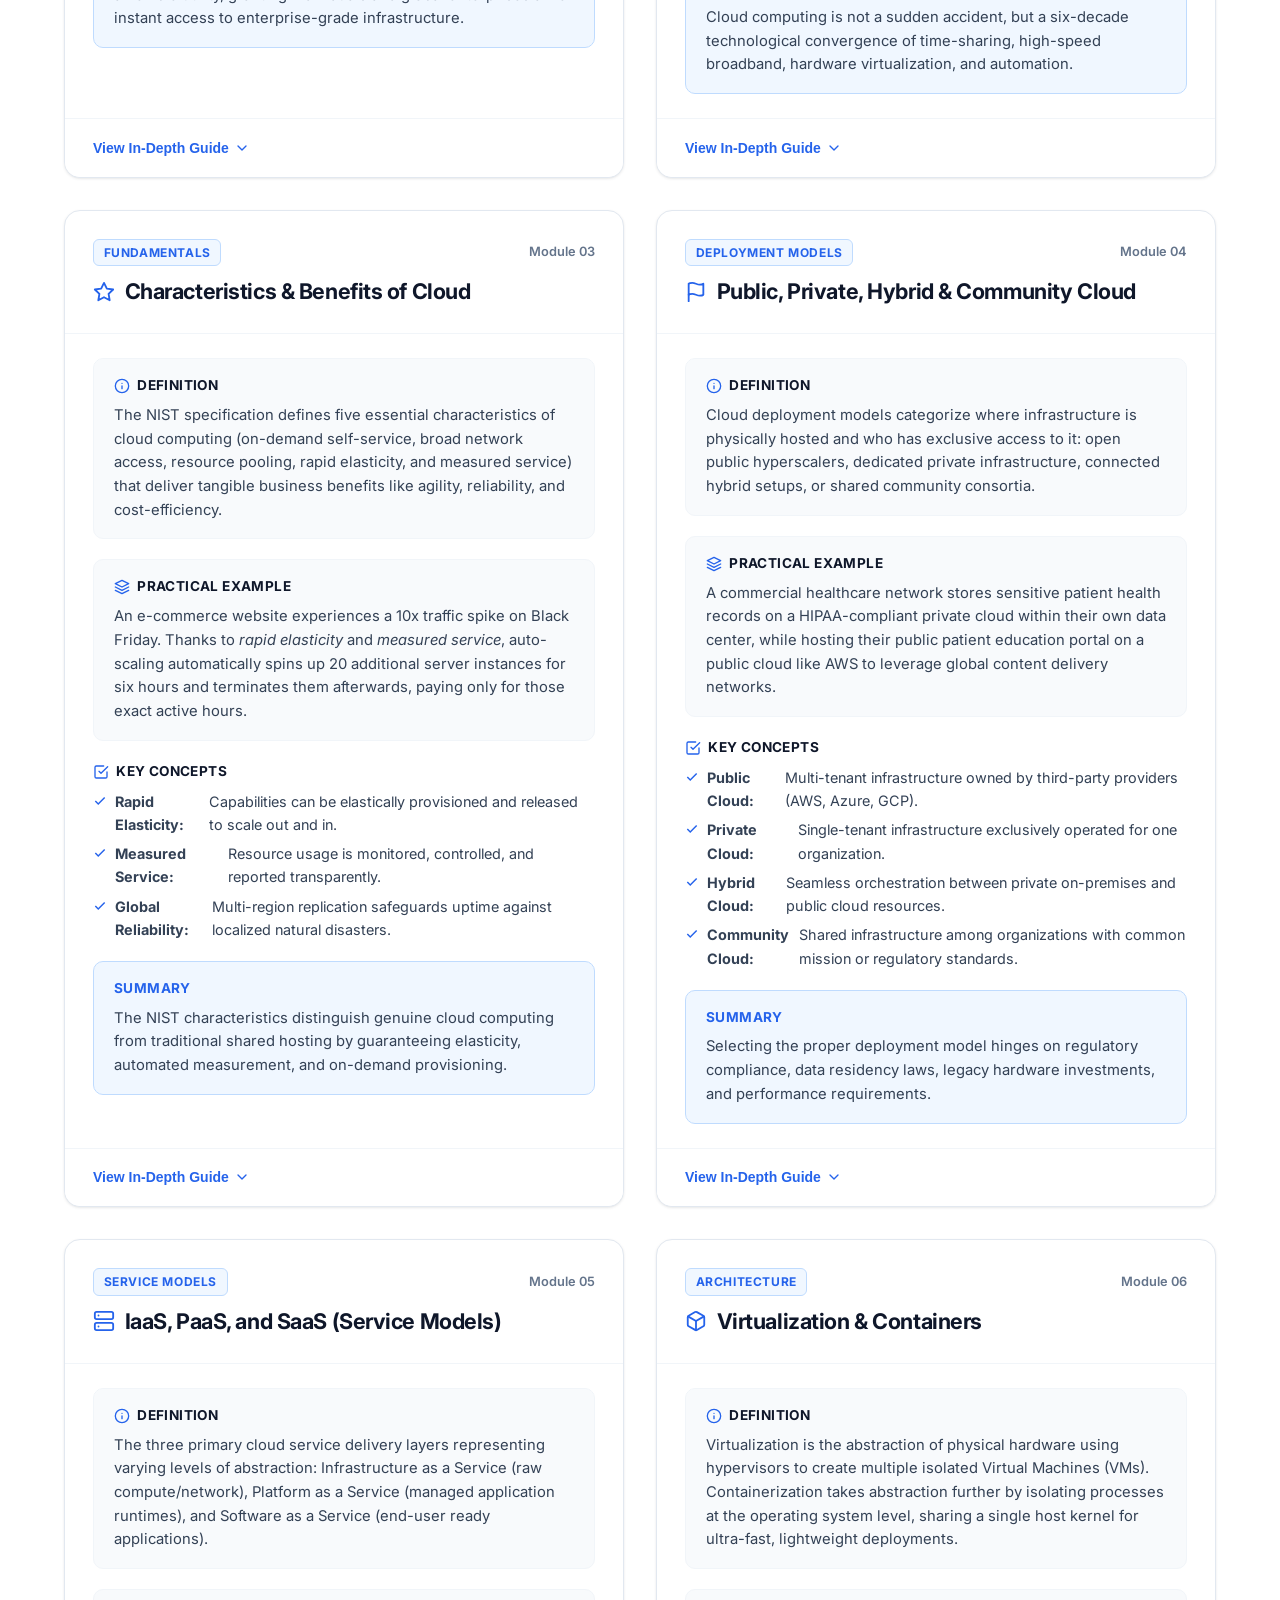
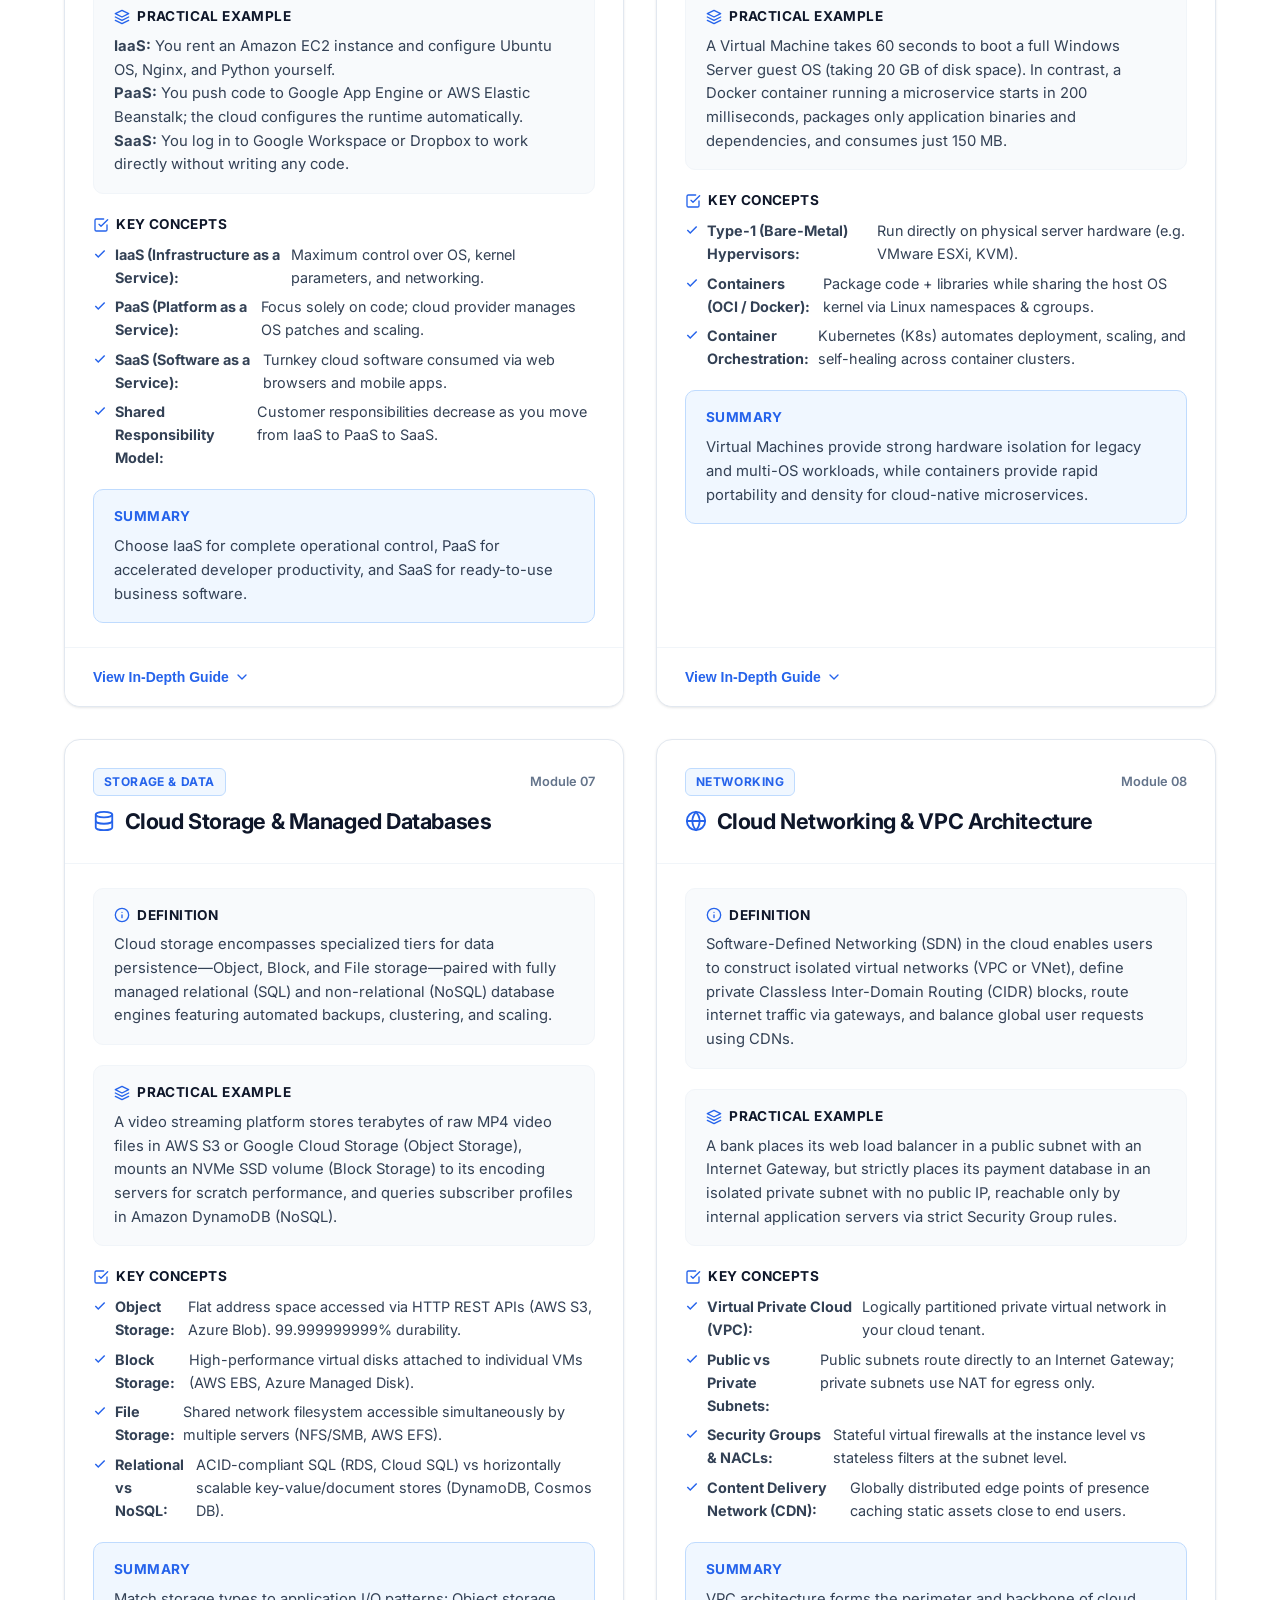
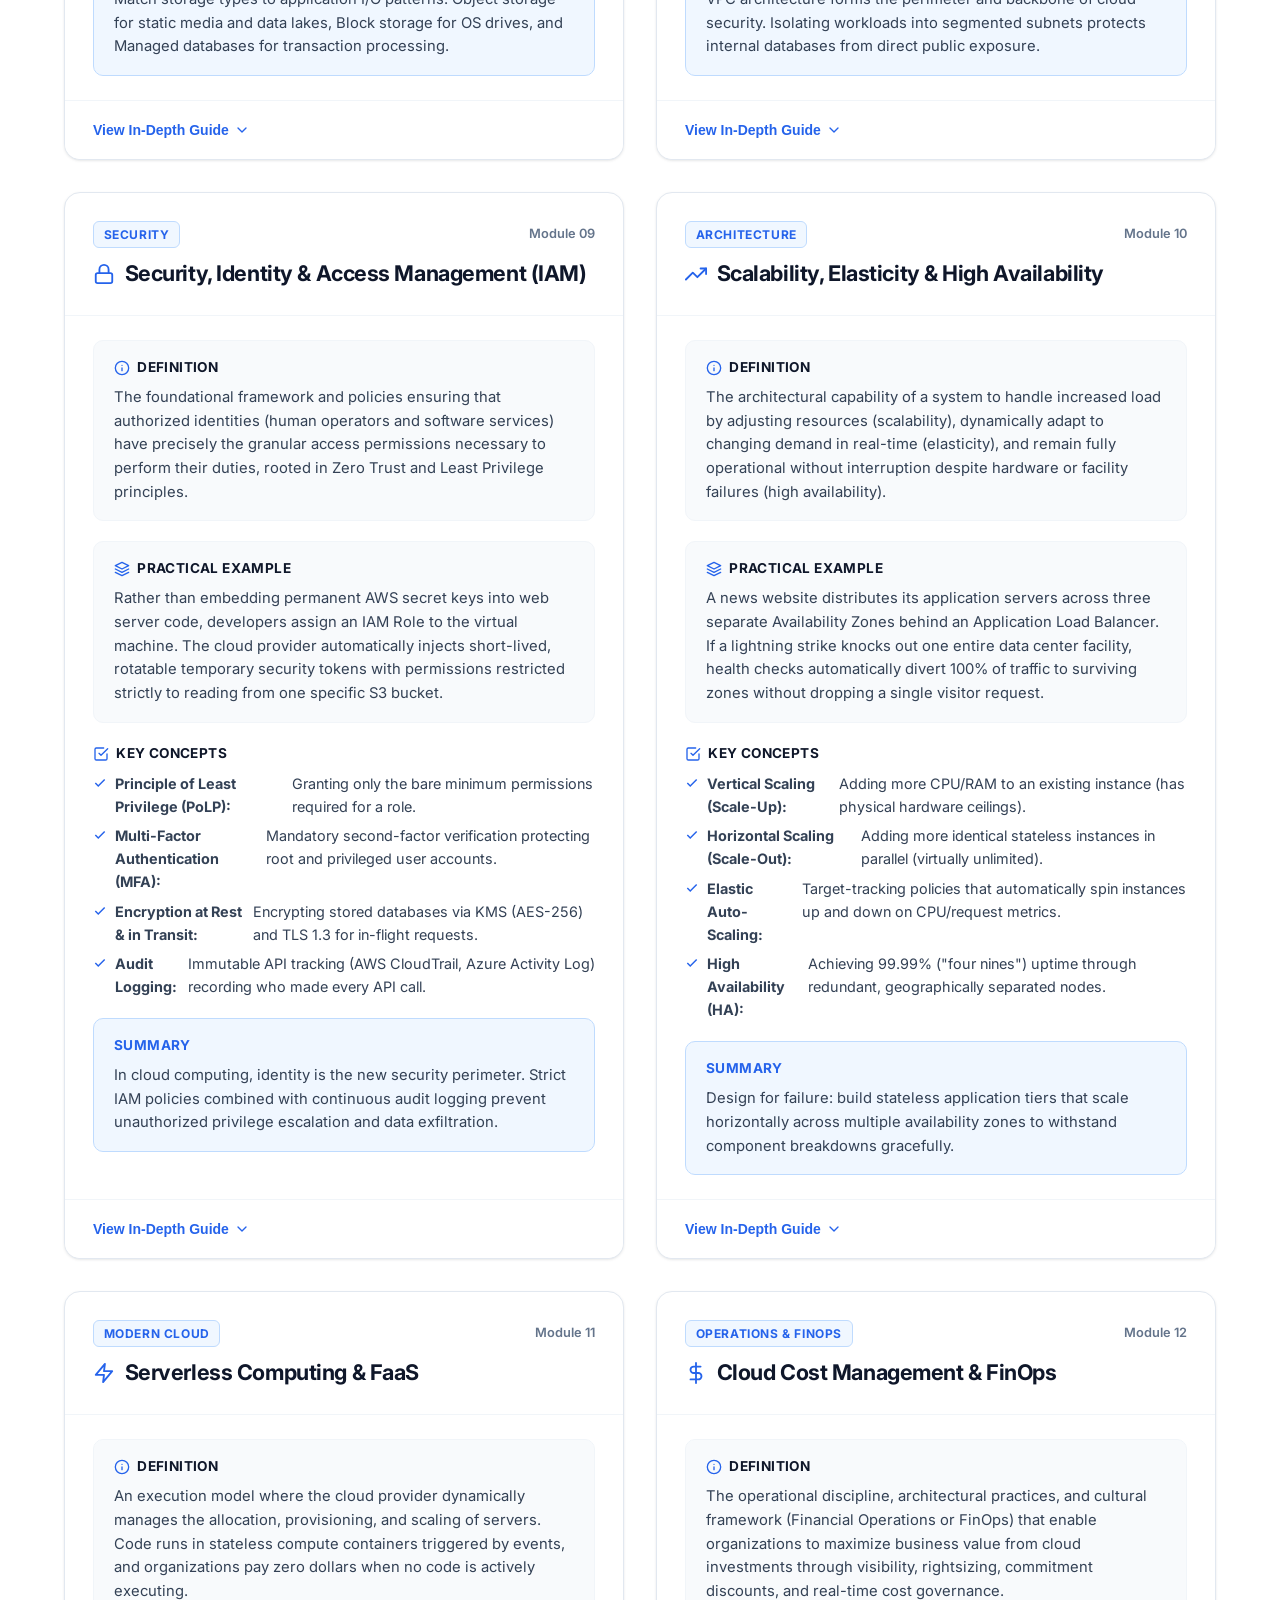
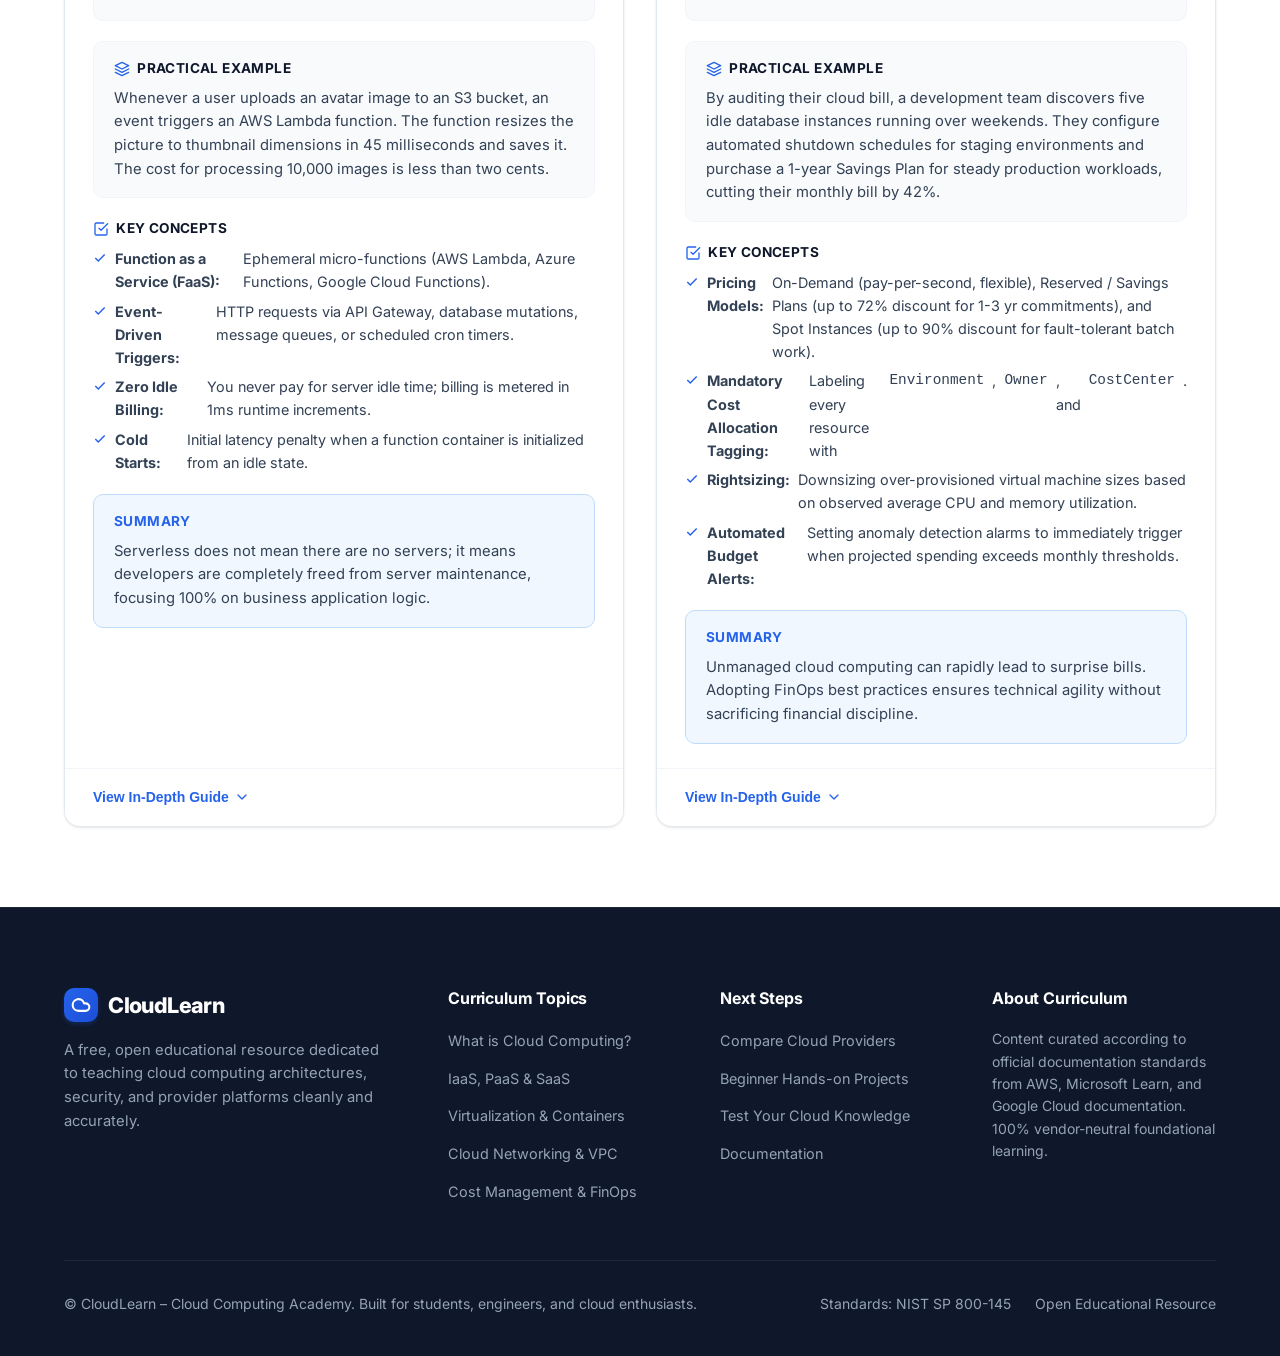
<file: cloudlearn/learn.html>
<!DOCTYPE html>
<html lang="en">
<head>
  <meta charset="UTF-8">
  <meta name="viewport" content="width=device-width, initial-scale=1.0">
  <meta name="description" content="Explore 12 comprehensive cloud computing topics with clear definitions, practical examples, key architectural concepts, and summaries. Filter and search topics in real-time.">
  <meta name="keywords" content="cloud computing topics, IaaS, PaaS, SaaS, virtualization, VPC, cloud storage, IAM, serverless, FinOps">
  <meta name="author" content="CloudLearn Academy">
  <title>Cloud Curriculum & Topics | CloudLearn Academy</title>
  <link rel="preconnect" href="https://fonts.googleapis.com">
  <link rel="preconnect" href="https://fonts.gstatic.com" crossorigin>
  <link href="https://fonts.googleapis.com/css2?family=Inter:wght@400;500;600;700;800&family=JetBrains+Mono:wght@400;500;600&display=swap" rel="stylesheet">
  <link rel="stylesheet" href="css/style.css">
</head>
<body>
  <a href="#main-content" class="skip-link">Skip to main content</a>

  <!-- Header / Navigation Bar -->
  <header class="header" id="site-header">
    <div class="container nav-container">
      <a href="index.html" class="logo" aria-label="CloudLearn Home">
        <div class="logo-icon">
          <svg width="20" height="20" viewBox="0 0 24 24" fill="none" stroke="currentColor" stroke-width="2.5" stroke-linecap="round" stroke-linejoin="round">
            <path d="M17.5 19H9a7 7 0 1 1 6.71-9h1.79a4.5 4.5 0 1 1 0 9Z"></path>
          </svg>
        </div>
        <span>CloudLearn</span>
        <span class="logo-badge">Academy</span>
      </a>

      <!-- Desktop Navigation Links -->
      <nav aria-label="Primary Navigation">
        <ul class="nav-links">
          <li><a href="index.html" class="nav-link">Home</a></li>
          <li><a href="learn.html" class="nav-link active">Learn</a></li>
          <li><a href="learn.html#service-models" class="nav-link">Services</a></li>
          <li><a href="providers.html" class="nav-link">Providers</a></li>
          <li><a href="projects.html" class="nav-link">Projects</a></li>
          <li><a href="quiz.html" class="nav-link">Quiz</a></li>
        </ul>
      </nav>

      <div class="nav-actions">
        <a href="quiz.html" class="btn btn-outline btn-sm">Test Your Knowledge</a>
        <button type="button" class="mobile-toggle" aria-label="Toggle navigation menu" aria-expanded="false" aria-controls="mobile-nav-drawer">
          <svg width="24" height="24" viewBox="0 0 24 24" fill="none" stroke="currentColor" stroke-width="2" stroke-linecap="round" stroke-linejoin="round">
            <line x1="4" y1="8" x2="20" y2="8"></line>
            <line x1="4" y1="16" x2="20" y2="16"></line>
          </svg>
        </button>
      </div>
    </div>
  </header>

  <!-- Mobile Drawer Menu -->
  <div class="mobile-nav" id="mobile-nav-drawer" aria-label="Mobile Navigation">
    <ul class="mobile-nav-links">
      <li><a href="index.html" class="mobile-nav-link">Home</a></li>
      <li><a href="learn.html" class="mobile-nav-link active">Learn Topics</a></li>
      <li><a href="learn.html#service-models" class="mobile-nav-link">Service Models</a></li>
      <li><a href="providers.html" class="mobile-nav-link">Cloud Providers</a></li>
      <li><a href="projects.html" class="mobile-nav-link">Hands-On Projects</a></li>
      <li><a href="quiz.html" class="mobile-nav-link">Knowledge Quiz</a></li>
    </ul>
  </div>

  <main id="main-content" class="main-content">

    <!-- Page Header Banner -->
    <section class="section section-alt" style="padding: 3.5rem 0;" aria-labelledby="page-heading">
      <div class="container">
        <div class="section-header text-left" style="margin-bottom: 0;">
          <div class="section-tag">Comprehensive Syllabus</div>
          <h1 id="page-heading" class="section-title">Cloud Computing Core Curriculum</h1>
          <p class="section-subtitle">
            Explore 12 fundamental topics in cloud computing. Each module features clear definitions, concrete practical examples, key architectural concepts, and concise summaries.
          </p>
        </div>
      </div>
    </section>

    <!-- Search & Filter Controls Section -->
    <section class="section" style="padding-top: 2.5rem; padding-bottom: 5rem;">
      <div class="container">

        <div class="filter-bar" role="search" aria-label="Topic search and filters">
          <div class="filter-controls">
            <!-- Search Bar -->
            <div class="search-box-wrapper">
              <svg class="search-icon" width="20" height="20" viewBox="0 0 24 24" fill="none" stroke="currentColor" stroke-width="2" stroke-linecap="round" stroke-linejoin="round">
                <circle cx="11" cy="11" r="8"></circle>
                <line x1="21" y1="21" x2="16.65" y2="16.65"></line>
              </svg>
              <input type="text" id="topicSearch" class="search-input" placeholder="Search by topic, keyword (e.g. 'IaaS', 'VPC', 'Docker', 'IAM', 'FinOps')... Press '/' to focus" aria-label="Search topics">
              <button type="button" id="searchClearBtn" class="search-clear-btn" aria-label="Clear search input">
                <svg width="18" height="18" viewBox="0 0 24 24" fill="none" stroke="currentColor" stroke-width="2" stroke-linecap="round" stroke-linejoin="round">
                  <line x1="18" y1="6" x2="6" y2="18"></line>
                  <line x1="6" y1="6" x2="18" y2="18"></line>
                </svg>
              </button>
            </div>

            <!-- Category Pills -->
            <div class="category-pills" role="tablist" aria-label="Filter by category">
              <button type="button" class="category-pill active" data-category="all" role="tab">All Modules (12)</button>
              <button type="button" class="category-pill" data-category="fundamentals" role="tab">Fundamentals</button>
              <button type="button" class="category-pill" data-category="service-models" role="tab">Service & Deployment Models</button>
              <button type="button" class="category-pill" data-category="architecture" role="tab">Architecture & Compute</button>
              <button type="button" class="category-pill" data-category="networking-storage" role="tab">Networking & Storage</button>
              <button type="button" class="category-pill" data-category="security-ops" role="tab">Security & Cost Operations</button>
            </div>

            <!-- Status and Batch Controls -->
            <div class="filter-status">
              <div>
                Showing <strong id="filterCount">12</strong> of <span id="totalCount">12</span> educational modules
              </div>
              <div style="display:flex; gap:0.75rem;">
                <button type="button" id="expandAllTopics" class="btn btn-secondary btn-sm" style="font-size:0.8rem; padding:0.25rem 0.6rem;">Expand All</button>
                <button type="button" id="collapseAllTopics" class="btn btn-secondary btn-sm" style="font-size:0.8rem; padding:0.25rem 0.6rem;">Collapse All</button>
              </div>
            </div>
          </div>
        </div>

        <!-- Empty State (Shown when search/filter has 0 matches) -->
        <div id="emptyState" class="empty-state">
          <svg class="empty-state-icon" viewBox="0 0 24 24" fill="none" stroke="currentColor" stroke-width="1.5" stroke-linecap="round" stroke-linejoin="round">
            <circle cx="11" cy="11" r="8"></circle>
            <line x1="21" y1="21" x2="16.65" y2="16.65"></line>
            <line x1="8" y1="11" x2="14" y2="11"></line>
          </svg>
          <h3 class="empty-state-title">No Matching Topics Found</h3>
          <p class="empty-state-desc">
            We couldn't find any cloud computing topic matching your current search terms or category filter.
          </p>
          <button type="button" id="resetFiltersBtn" class="btn btn-primary btn-sm">Reset All Filters</button>
        </div>

        <!-- Topics Grid -->
        <div class="topics-grid" id="topicsContainer">

          <!-- Topic 1: What is Cloud Computing -->
          <article class="topic-card" data-category="fundamentals" id="topic-definition">
            <div class="topic-card-header">
              <div class="topic-meta">
                <span class="topic-badge">Fundamentals</span>
                <span class="topic-number">Module 01</span>
              </div>
              <h2 class="topic-title">
                <svg width="22" height="22" viewBox="0 0 24 24" fill="none" stroke="currentColor" stroke-width="2" stroke-linecap="round" stroke-linejoin="round" style="color:var(--color-primary); flex-shrink:0;">
                  <path d="M17.5 19H9a7 7 0 1 1 6.71-9h1.79a4.5 4.5 0 1 1 0 9Z"></path>
                </svg>
                What is Cloud Computing?
              </h2>
            </div>
            <div class="topic-card-body">
              <div class="content-block">
                <div class="content-block-title">
                  <svg width="16" height="16" viewBox="0 0 24 24" fill="none" stroke="currentColor" stroke-width="2" stroke-linecap="round" stroke-linejoin="round"><circle cx="12" cy="12" r="10"/><line x1="12" y1="16" x2="12" y2="12"/><line x1="12" y1="8" x2="12.01" y2="8"/></svg>
                  Definition
                </div>
                <p class="content-block-text">
                  Cloud computing is the on-demand delivery of computing services—including servers, storage, databases, networking, software, and analytics—over the internet ("the cloud") with pay-as-you-go pricing, eliminating the need to own and maintain physical data centers.
                </p>
              </div>

              <div class="content-block">
                <div class="content-block-title">
                  <svg width="16" height="16" viewBox="0 0 24 24" fill="none" stroke="currentColor" stroke-width="2" stroke-linecap="round" stroke-linejoin="round"><polygon points="12 2 2 7 12 12 22 7 12 2"/><polyline points="2 17 12 22 22 17"/><polyline points="2 12 12 17 22 12"/></svg>
                  Practical Example
                </div>
                <p class="content-block-text">
                  Instead of purchasing physical servers and renting air-conditioned colocation rack space to run a new mobile application, a startup launches two virtual servers on AWS or Azure in five minutes, paying only for the exact compute minutes their users consume.
                </p>
              </div>

              <div>
                <div class="content-block-title">
                  <svg width="16" height="16" viewBox="0 0 24 24" fill="none" stroke="currentColor" stroke-width="2" stroke-linecap="round" stroke-linejoin="round"><polyline points="9 11 12 14 22 4"/><path d="M21 12v7a2 2 0 0 1-2 2H5a2 2 0 0 1-2-2V5a2 2 0 0 1 2-2h11"/></svg>
                  Key Concepts
                </div>
                <ul class="key-concepts-list">
                  <li><svg width="14" height="14" viewBox="0 0 24 24" fill="none" stroke="currentColor" stroke-width="2.5"><polyline points="20 6 9 17 4 12"/></svg> <strong>On-Demand Self-Service:</strong> Instant resource provisioning without manual vendor intervention.</li>
                  <li><svg width="14" height="14" viewBox="0 0 24 24" fill="none" stroke="currentColor" stroke-width="2.5"><polyline points="20 6 9 17 4 12"/></svg> <strong>Broad Network Access:</strong> Capabilities accessible across standard internet protocols on any client device.</li>
                  <li><svg width="14" height="14" viewBox="0 0 24 24" fill="none" stroke="currentColor" stroke-width="2.5"><polyline points="20 6 9 17 4 12"/></svg> <strong>Resource Pooling:</strong> Provider compute resources pooled to serve multi-tenant customers dynamically.</li>
                </ul>
              </div>

              <div class="content-block" style="background-color: var(--color-bg-subtle); border-color: var(--color-primary-border);">
                <div class="content-block-title" style="color:var(--color-primary);">Summary</div>
                <p class="content-block-text">
                  Cloud computing shifts computing from a fixed physical asset to a flexible utility, granting individuals and global enterprises alike instant access to enterprise-grade infrastructure.
                </p>
              </div>
            </div>

            <!-- Expandable Deep Dive -->
            <div class="topic-expandable" id="expandable-1">
              <h4 style="font-size:1rem; margin-bottom:0.5rem; color:var(--color-navy-dark);">Deep Dive: The Utility Computing Paradigm</h4>
              <p style="font-size:0.9rem; margin-bottom:0.75rem;">
                Just as modern households plug appliances into the electrical grid without building their own power generators, modern software teams consume compute and storage through standardized APIs without maintaining physical diesel backups, cooling chillers, or fiber-optic patches.
              </p>
              <div style="font-size:0.85rem; color:var(--color-text-muted);">
                <strong>Reference Standard:</strong> National Institute of Standards and Technology (NIST SP 800-145).
              </div>
            </div>

            <div class="topic-card-footer">
              <button type="button" class="topic-toggle-btn" aria-expanded="false" aria-controls="expandable-1">
                <span>View In-Depth Guide</span>
                <svg width="16" height="16" viewBox="0 0 24 24" fill="none" stroke="currentColor" stroke-width="2" stroke-linecap="round" stroke-linejoin="round"><polyline points="6 9 12 15 18 9"/></svg>
              </button>
            </div>
          </article>

          <!-- Topic 2: History and Evolution -->
          <article class="topic-card" data-category="fundamentals" id="topic-history">
            <div class="topic-card-header">
              <div class="topic-meta">
                <span class="topic-badge">Fundamentals</span>
                <span class="topic-number">Module 02</span>
              </div>
              <h2 class="topic-title">
                <svg width="22" height="22" viewBox="0 0 24 24" fill="none" stroke="currentColor" stroke-width="2" stroke-linecap="round" stroke-linejoin="round" style="color:var(--color-primary); flex-shrink:0;">
                  <circle cx="12" cy="12" r="10"></circle>
                  <polyline points="12 6 12 12 14 14"></polyline>
                </svg>
                History & Evolution of Cloud
              </h2>
            </div>
            <div class="topic-card-body">
              <div class="content-block">
                <div class="content-block-title">
                  <svg width="16" height="16" viewBox="0 0 24 24" fill="none" stroke="currentColor" stroke-width="2" stroke-linecap="round" stroke-linejoin="round"><circle cx="12" cy="12" r="10"/><line x1="12" y1="16" x2="12" y2="12"/><line x1="12" y1="8" x2="12.01" y2="8"/></svg>
                  Definition
                </div>
                <p class="content-block-text">
                  The evolution of computing from massive centralized mainframes with time-sharing in the 1960s, through client-server architectures, grid computing, and hardware virtualization in the late 1990s, culminating in modern on-demand public cloud platforms in the mid-2000s.
                </p>
              </div>

              <div class="content-block">
                <div class="content-block-title">
                  <svg width="16" height="16" viewBox="0 0 24 24" fill="none" stroke="currentColor" stroke-width="2" stroke-linecap="round" stroke-linejoin="round"><polygon points="12 2 2 7 12 12 22 7 12 2"/><polyline points="2 17 12 22 22 17"/><polyline points="2 12 12 17 22 12"/></svg>
                  Practical Example
                </div>
                <p class="content-block-text">
                  In 1999, Salesforce pioneered delivering business software purely via browser (SaaS). In 2006, Amazon launched AWS with Simple Storage Service (S3) and Elastic Compute Cloud (EC2), allowing developers to programmatically rent raw server compute via REST APIs for pennies per hour.
                </p>
              </div>

              <div>
                <div class="content-block-title">
                  <svg width="16" height="16" viewBox="0 0 24 24" fill="none" stroke="currentColor" stroke-width="2" stroke-linecap="round" stroke-linejoin="round"><polyline points="9 11 12 14 22 4"/><path d="M21 12v7a2 2 0 0 1-2 2H5a2 2 0 0 1-2-2V5a2 2 0 0 1 2-2h11"/></svg>
                  Key Concepts
                </div>
                <ul class="key-concepts-list">
                  <li><svg width="14" height="14" viewBox="0 0 24 24" fill="none" stroke="currentColor" stroke-width="2.5"><polyline points="20 6 9 17 4 12"/></svg> <strong>Mainframes & Time-Sharing (1960s):</strong> John McCarthy envisioned computation organized as a public utility.</li>
                  <li><svg width="14" height="14" viewBox="0 0 24 24" fill="none" stroke="currentColor" stroke-width="2.5"><polyline points="20 6 9 17 4 12"/></svg> <strong>Virtualization Breakthrough (late 1990s):</strong> VMware and Xen enabled multiple operating systems on one server.</li>
                  <li><svg width="14" height="14" viewBox="0 0 24 24" fill="none" stroke="currentColor" stroke-width="2.5"><polyline points="20 6 9 17 4 12"/></svg> <strong>Commercial Public Hyperscalers (2006–Present):</strong> AWS launch (2006), Google App Engine (2008), Microsoft Azure (2010).</li>
                </ul>
              </div>

              <div class="content-block" style="background-color: var(--color-bg-subtle); border-color: var(--color-primary-border);">
                <div class="content-block-title" style="color:var(--color-primary);">Summary</div>
                <p class="content-block-text">
                  Cloud computing is not a sudden accident, but a six-decade technological convergence of time-sharing, high-speed broadband, hardware virtualization, and automation.
                </p>
              </div>
            </div>

            <div class="topic-expandable" id="expandable-2">
              <h4 style="font-size:1rem; margin-bottom:0.5rem; color:var(--color-navy-dark);">Deep Dive: The Shift from Bare-Metal to Cloud-Native</h4>
              <p style="font-size:0.9rem; margin-bottom:0.75rem;">
                Prior to cloud computing, launching a software product required forecasting capacity 6-12 months in advance, placing hardware purchase orders, racking machines, and paying high capital expenses. Today, infrastructure is defined purely as software code (Infrastructure as Code).
              </p>
            </div>

            <div class="topic-card-footer">
              <button type="button" class="topic-toggle-btn" aria-expanded="false" aria-controls="expandable-2">
                <span>View In-Depth Guide</span>
                <svg width="16" height="16" viewBox="0 0 24 24" fill="none" stroke="currentColor" stroke-width="2" stroke-linecap="round" stroke-linejoin="round"><polyline points="6 9 12 15 18 9"/></svg>
              </button>
            </div>
          </article>

          <!-- Topic 3: Characteristics and Benefits -->
          <article class="topic-card" data-category="fundamentals" id="topic-characteristics">
            <div class="topic-card-header">
              <div class="topic-meta">
                <span class="topic-badge">Fundamentals</span>
                <span class="topic-number">Module 03</span>
              </div>
              <h2 class="topic-title">
                <svg width="22" height="22" viewBox="0 0 24 24" fill="none" stroke="currentColor" stroke-width="2" stroke-linecap="round" stroke-linejoin="round" style="color:var(--color-primary); flex-shrink:0;">
                  <polygon points="12 2 15.09 8.26 22 9.27 17 14.14 18.18 21.02 12 17.77 5.82 21.02 7 14.14 2 9.27 8.91 8.26 12 2"></polygon>
                </svg>
                Characteristics & Benefits of Cloud
              </h2>
            </div>
            <div class="topic-card-body">
              <div class="content-block">
                <div class="content-block-title">
                  <svg width="16" height="16" viewBox="0 0 24 24" fill="none" stroke="currentColor" stroke-width="2" stroke-linecap="round" stroke-linejoin="round"><circle cx="12" cy="12" r="10"/><line x1="12" y1="16" x2="12" y2="12"/><line x1="12" y1="8" x2="12.01" y2="8"/></svg>
                  Definition
                </div>
                <p class="content-block-text">
                  The NIST specification defines five essential characteristics of cloud computing (on-demand self-service, broad network access, resource pooling, rapid elasticity, and measured service) that deliver tangible business benefits like agility, reliability, and cost-efficiency.
                </p>
              </div>

              <div class="content-block">
                <div class="content-block-title">
                  <svg width="16" height="16" viewBox="0 0 24 24" fill="none" stroke="currentColor" stroke-width="2" stroke-linecap="round" stroke-linejoin="round"><polygon points="12 2 2 7 12 12 22 7 12 2"/><polyline points="2 17 12 22 22 17"/><polyline points="2 12 12 17 22 12"/></svg>
                  Practical Example
                </div>
                <p class="content-block-text">
                  An e-commerce website experiences a 10x traffic spike on Black Friday. Thanks to <em>rapid elasticity</em> and <em>measured service</em>, auto-scaling automatically spins up 20 additional server instances for six hours and terminates them afterwards, paying only for those exact active hours.
                </p>
              </div>

              <div>
                <div class="content-block-title">
                  <svg width="16" height="16" viewBox="0 0 24 24" fill="none" stroke="currentColor" stroke-width="2" stroke-linecap="round" stroke-linejoin="round"><polyline points="9 11 12 14 22 4"/><path d="M21 12v7a2 2 0 0 1-2 2H5a2 2 0 0 1-2-2V5a2 2 0 0 1 2-2h11"/></svg>
                  Key Concepts
                </div>
                <ul class="key-concepts-list">
                  <li><svg width="14" height="14" viewBox="0 0 24 24" fill="none" stroke="currentColor" stroke-width="2.5"><polyline points="20 6 9 17 4 12"/></svg> <strong>Rapid Elasticity:</strong> Capabilities can be elastically provisioned and released to scale out and in.</li>
                  <li><svg width="14" height="14" viewBox="0 0 24 24" fill="none" stroke="currentColor" stroke-width="2.5"><polyline points="20 6 9 17 4 12"/></svg> <strong>Measured Service:</strong> Resource usage is monitored, controlled, and reported transparently.</li>
                  <li><svg width="14" height="14" viewBox="0 0 24 24" fill="none" stroke="currentColor" stroke-width="2.5"><polyline points="20 6 9 17 4 12"/></svg> <strong>Global Reliability:</strong> Multi-region replication safeguards uptime against localized natural disasters.</li>
                </ul>
              </div>

              <div class="content-block" style="background-color: var(--color-bg-subtle); border-color: var(--color-primary-border);">
                <div class="content-block-title" style="color:var(--color-primary);">Summary</div>
                <p class="content-block-text">
                  The NIST characteristics distinguish genuine cloud computing from traditional shared hosting by guaranteeing elasticity, automated measurement, and on-demand provisioning.
                </p>
              </div>
            </div>

            <div class="topic-expandable" id="expandable-3">
              <h4 style="font-size:1rem; margin-bottom:0.5rem; color:var(--color-navy-dark);">Deep Dive: The 5 Essential NIST Characteristics</h4>
              <p style="font-size:0.9rem; margin-bottom:0.75rem;">
                If a system requires an email ticket or human approval to allocate a virtual server, or charges a flat monthly fee regardless of actual consumption, it does not fully meet the strict NIST cloud definition.
              </p>
            </div>

            <div class="topic-card-footer">
              <button type="button" class="topic-toggle-btn" aria-expanded="false" aria-controls="expandable-3">
                <span>View In-Depth Guide</span>
                <svg width="16" height="16" viewBox="0 0 24 24" fill="none" stroke="currentColor" stroke-width="2" stroke-linecap="round" stroke-linejoin="round"><polyline points="6 9 12 15 18 9"/></svg>
              </button>
            </div>
          </article>

          <!-- Topic 4: Deployment Models -->
          <article class="topic-card" data-category="service-models" id="topic-deployment-models">
            <div class="topic-card-header">
              <div class="topic-meta">
                <span class="topic-badge">Deployment Models</span>
                <span class="topic-number">Module 04</span>
              </div>
              <h2 class="topic-title">
                <svg width="22" height="22" viewBox="0 0 24 24" fill="none" stroke="currentColor" stroke-width="2" stroke-linecap="round" stroke-linejoin="round" style="color:var(--color-primary); flex-shrink:0;">
                  <path d="M4 15s1-1 4-1 5 2 8 2 4-1 4-1V3s-1 1-4 1-5-2-8-2-4 1-4 1z"></path>
                  <line x1="4" y1="22" x2="4" y2="15"></line>
                </svg>
                Public, Private, Hybrid & Community Cloud
              </h2>
            </div>
            <div class="topic-card-body">
              <div class="content-block">
                <div class="content-block-title">
                  <svg width="16" height="16" viewBox="0 0 24 24" fill="none" stroke="currentColor" stroke-width="2" stroke-linecap="round" stroke-linejoin="round"><circle cx="12" cy="12" r="10"/><line x1="12" y1="16" x2="12" y2="12"/><line x1="12" y1="8" x2="12.01" y2="8"/></svg>
                  Definition
                </div>
                <p class="content-block-text">
                  Cloud deployment models categorize where infrastructure is physically hosted and who has exclusive access to it: open public hyperscalers, dedicated private infrastructure, connected hybrid setups, or shared community consortia.
                </p>
              </div>

              <div class="content-block">
                <div class="content-block-title">
                  <svg width="16" height="16" viewBox="0 0 24 24" fill="none" stroke="currentColor" stroke-width="2" stroke-linecap="round" stroke-linejoin="round"><polygon points="12 2 2 7 12 12 22 7 12 2"/><polyline points="2 17 12 22 22 17"/><polyline points="2 12 12 17 22 12"/></svg>
                  Practical Example
                </div>
                <p class="content-block-text">
                  A commercial healthcare network stores sensitive patient health records on a HIPAA-compliant private cloud within their own data center, while hosting their public patient education portal on a public cloud like AWS to leverage global content delivery networks.
                </p>
              </div>

              <div>
                <div class="content-block-title">
                  <svg width="16" height="16" viewBox="0 0 24 24" fill="none" stroke="currentColor" stroke-width="2" stroke-linecap="round" stroke-linejoin="round"><polyline points="9 11 12 14 22 4"/><path d="M21 12v7a2 2 0 0 1-2 2H5a2 2 0 0 1-2-2V5a2 2 0 0 1 2-2h11"/></svg>
                  Key Concepts
                </div>
                <ul class="key-concepts-list">
                  <li><svg width="14" height="14" viewBox="0 0 24 24" fill="none" stroke="currentColor" stroke-width="2.5"><polyline points="20 6 9 17 4 12"/></svg> <strong>Public Cloud:</strong> Multi-tenant infrastructure owned by third-party providers (AWS, Azure, GCP).</li>
                  <li><svg width="14" height="14" viewBox="0 0 24 24" fill="none" stroke="currentColor" stroke-width="2.5"><polyline points="20 6 9 17 4 12"/></svg> <strong>Private Cloud:</strong> Single-tenant infrastructure exclusively operated for one organization.</li>
                  <li><svg width="14" height="14" viewBox="0 0 24 24" fill="none" stroke="currentColor" stroke-width="2.5"><polyline points="20 6 9 17 4 12"/></svg> <strong>Hybrid Cloud:</strong> Seamless orchestration between private on-premises and public cloud resources.</li>
                  <li><svg width="14" height="14" viewBox="0 0 24 24" fill="none" stroke="currentColor" stroke-width="2.5"><polyline points="20 6 9 17 4 12"/></svg> <strong>Community Cloud:</strong> Shared infrastructure among organizations with common mission or regulatory standards.</li>
                </ul>
              </div>

              <div class="content-block" style="background-color: var(--color-bg-subtle); border-color: var(--color-primary-border);">
                <div class="content-block-title" style="color:var(--color-primary);">Summary</div>
                <p class="content-block-text">
                  Selecting the proper deployment model hinges on regulatory compliance, data residency laws, legacy hardware investments, and performance requirements.
                </p>
              </div>
            </div>

            <div class="topic-expandable" id="expandable-4">
              <h4 style="font-size:1rem; margin-bottom:0.5rem; color:var(--color-navy-dark);">Deep Dive: Direct Cloud Interconnects</h4>
              <p style="font-size:0.9rem; margin-bottom:0.75rem;">
                Hybrid cloud architectures frequently rely on dedicated private fiber circuits (such as AWS Direct Connect or Azure ExpressRoute) rather than public internet tunnels to achieve sub-millisecond latencies and high throughput between enterprise data centers and the cloud.
              </p>
            </div>

            <div class="topic-card-footer">
              <button type="button" class="topic-toggle-btn" aria-expanded="false" aria-controls="expandable-4">
                <span>View In-Depth Guide</span>
                <svg width="16" height="16" viewBox="0 0 24 24" fill="none" stroke="currentColor" stroke-width="2" stroke-linecap="round" stroke-linejoin="round"><polyline points="6 9 12 15 18 9"/></svg>
              </button>
            </div>
          </article>

          <!-- Topic 5: IaaS, PaaS, SaaS -->
          <article class="topic-card" data-category="service-models" id="topic-service-models">
            <div class="topic-card-header">
              <div class="topic-meta">
                <span class="topic-badge">Service Models</span>
                <span class="topic-number">Module 05</span>
              </div>
              <h2 class="topic-title">
                <svg width="22" height="22" viewBox="0 0 24 24" fill="none" stroke="currentColor" stroke-width="2" stroke-linecap="round" stroke-linejoin="round" style="color:var(--color-primary); flex-shrink:0;">
                  <rect x="2" y="2" width="20" height="8" rx="2" ry="2"></rect>
                  <rect x="2" y="14" width="20" height="8" rx="2" ry="2"></rect>
                  <line x1="6" y1="6" x2="6.01" y2="6"></line>
                  <line x1="6" y1="18" x2="6.01" y2="18"></line>
                </svg>
                IaaS, PaaS, and SaaS (Service Models)
              </h2>
            </div>
            <div class="topic-card-body">
              <div class="content-block">
                <div class="content-block-title">
                  <svg width="16" height="16" viewBox="0 0 24 24" fill="none" stroke="currentColor" stroke-width="2" stroke-linecap="round" stroke-linejoin="round"><circle cx="12" cy="12" r="10"/><line x1="12" y1="16" x2="12" y2="12"/><line x1="12" y1="8" x2="12.01" y2="8"/></svg>
                  Definition
                </div>
                <p class="content-block-text">
                  The three primary cloud service delivery layers representing varying levels of abstraction: Infrastructure as a Service (raw compute/network), Platform as a Service (managed application runtimes), and Software as a Service (end-user ready applications).
                </p>
              </div>

              <div class="content-block">
                <div class="content-block-title">
                  <svg width="16" height="16" viewBox="0 0 24 24" fill="none" stroke="currentColor" stroke-width="2" stroke-linecap="round" stroke-linejoin="round"><polygon points="12 2 2 7 12 12 22 7 12 2"/><polyline points="2 17 12 22 22 17"/><polyline points="2 12 12 17 22 12"/></svg>
                  Practical Example
                </div>
                <p class="content-block-text">
                  <strong>IaaS:</strong> You rent an Amazon EC2 instance and configure Ubuntu OS, Nginx, and Python yourself. <br>
                  <strong>PaaS:</strong> You push code to Google App Engine or AWS Elastic Beanstalk; the cloud configures the runtime automatically. <br>
                  <strong>SaaS:</strong> You log in to Google Workspace or Dropbox to work directly without writing any code.
                </p>
              </div>

              <div>
                <div class="content-block-title">
                  <svg width="16" height="16" viewBox="0 0 24 24" fill="none" stroke="currentColor" stroke-width="2" stroke-linecap="round" stroke-linejoin="round"><polyline points="9 11 12 14 22 4"/><path d="M21 12v7a2 2 0 0 1-2 2H5a2 2 0 0 1-2-2V5a2 2 0 0 1 2-2h11"/></svg>
                  Key Concepts
                </div>
                <ul class="key-concepts-list">
                  <li><svg width="14" height="14" viewBox="0 0 24 24" fill="none" stroke="currentColor" stroke-width="2.5"><polyline points="20 6 9 17 4 12"/></svg> <strong>IaaS (Infrastructure as a Service):</strong> Maximum control over OS, kernel parameters, and networking.</li>
                  <li><svg width="14" height="14" viewBox="0 0 24 24" fill="none" stroke="currentColor" stroke-width="2.5"><polyline points="20 6 9 17 4 12"/></svg> <strong>PaaS (Platform as a Service):</strong> Focus solely on code; cloud provider manages OS patches and scaling.</li>
                  <li><svg width="14" height="14" viewBox="0 0 24 24" fill="none" stroke="currentColor" stroke-width="2.5"><polyline points="20 6 9 17 4 12"/></svg> <strong>SaaS (Software as a Service):</strong> Turnkey cloud software consumed via web browsers and mobile apps.</li>
                  <li><svg width="14" height="14" viewBox="0 0 24 24" fill="none" stroke="currentColor" stroke-width="2.5"><polyline points="20 6 9 17 4 12"/></svg> <strong>Shared Responsibility Model:</strong> Customer responsibilities decrease as you move from IaaS to PaaS to SaaS.</li>
                </ul>
              </div>

              <div class="content-block" style="background-color: var(--color-bg-subtle); border-color: var(--color-primary-border);">
                <div class="content-block-title" style="color:var(--color-primary);">Summary</div>
                <p class="content-block-text">
                  Choose IaaS for complete operational control, PaaS for accelerated developer productivity, and SaaS for ready-to-use business software.
                </p>
              </div>
            </div>

            <div class="topic-expandable" id="expandable-5">
              <h4 style="font-size:1rem; margin-bottom:0.5rem; color:var(--color-navy-dark);">Deep Dive: The Shared Responsibility Division</h4>
              <p style="font-size:0.9rem; margin-bottom:0.75rem;">
                In IaaS, the customer must apply security patches to the guest operating system. In PaaS, the provider patches the OS and language runtime. In SaaS, the provider manages the entire application, leaving only data access management to the customer.
              </p>
            </div>

            <div class="topic-card-footer">
              <button type="button" class="topic-toggle-btn" aria-expanded="false" aria-controls="expandable-5">
                <span>View In-Depth Guide</span>
                <svg width="16" height="16" viewBox="0 0 24 24" fill="none" stroke="currentColor" stroke-width="2" stroke-linecap="round" stroke-linejoin="round"><polyline points="6 9 12 15 18 9"/></svg>
              </button>
            </div>
          </article>

          <!-- Topic 6: Virtualization & Containers -->
          <article class="topic-card" data-category="architecture" id="topic-virtualization">
            <div class="topic-card-header">
              <div class="topic-meta">
                <span class="topic-badge">Architecture</span>
                <span class="topic-number">Module 06</span>
              </div>
              <h2 class="topic-title">
                <svg width="22" height="22" viewBox="0 0 24 24" fill="none" stroke="currentColor" stroke-width="2" stroke-linecap="round" stroke-linejoin="round" style="color:var(--color-primary); flex-shrink:0;">
                  <path d="M21 16V8a2 2 0 0 0-1-1.73l-7-4a2 2 0 0 0-2 0l-7 4A2 2 0 0 0 3 8v8a2 2 0 0 0 1 1.73l7 4a2 2 0 0 0 2 0l7-4A2 2 0 0 0 21 16z"></path>
                  <polyline points="3.27 6.96 12 12.01 20.73 6.96"></polyline>
                  <line x1="12" y1="22.08" x2="12" y2="12"></line>
                </svg>
                Virtualization & Containers
              </h2>
            </div>
            <div class="topic-card-body">
              <div class="content-block">
                <div class="content-block-title">
                  <svg width="16" height="16" viewBox="0 0 24 24" fill="none" stroke="currentColor" stroke-width="2" stroke-linecap="round" stroke-linejoin="round"><circle cx="12" cy="12" r="10"/><line x1="12" y1="16" x2="12" y2="12"/><line x1="12" y1="8" x2="12.01" y2="8"/></svg>
                  Definition
                </div>
                <p class="content-block-text">
                  Virtualization is the abstraction of physical hardware using hypervisors to create multiple isolated Virtual Machines (VMs). Containerization takes abstraction further by isolating processes at the operating system level, sharing a single host kernel for ultra-fast, lightweight deployments.
                </p>
              </div>

              <div class="content-block">
                <div class="content-block-title">
                  <svg width="16" height="16" viewBox="0 0 24 24" fill="none" stroke="currentColor" stroke-width="2" stroke-linecap="round" stroke-linejoin="round"><polygon points="12 2 2 7 12 12 22 7 12 2"/><polyline points="2 17 12 22 22 17"/><polyline points="2 12 12 17 22 12"/></svg>
                  Practical Example
                </div>
                <p class="content-block-text">
                  A Virtual Machine takes 60 seconds to boot a full Windows Server guest OS (taking 20 GB of disk space). In contrast, a Docker container running a microservice starts in 200 milliseconds, packages only application binaries and dependencies, and consumes just 150 MB.
                </p>
              </div>

              <div>
                <div class="content-block-title">
                  <svg width="16" height="16" viewBox="0 0 24 24" fill="none" stroke="currentColor" stroke-width="2" stroke-linecap="round" stroke-linejoin="round"><polyline points="9 11 12 14 22 4"/><path d="M21 12v7a2 2 0 0 1-2 2H5a2 2 0 0 1-2-2V5a2 2 0 0 1 2-2h11"/></svg>
                  Key Concepts
                </div>
                <ul class="key-concepts-list">
                  <li><svg width="14" height="14" viewBox="0 0 24 24" fill="none" stroke="currentColor" stroke-width="2.5"><polyline points="20 6 9 17 4 12"/></svg> <strong>Type-1 (Bare-Metal) Hypervisors:</strong> Run directly on physical server hardware (e.g. VMware ESXi, KVM).</li>
                  <li><svg width="14" height="14" viewBox="0 0 24 24" fill="none" stroke="currentColor" stroke-width="2.5"><polyline points="20 6 9 17 4 12"/></svg> <strong>Containers (OCI / Docker):</strong> Package code + libraries while sharing the host OS kernel via Linux namespaces & cgroups.</li>
                  <li><svg width="14" height="14" viewBox="0 0 24 24" fill="none" stroke="currentColor" stroke-width="2.5"><polyline points="20 6 9 17 4 12"/></svg> <strong>Container Orchestration:</strong> Kubernetes (K8s) automates deployment, scaling, and self-healing across container clusters.</li>
                </ul>
              </div>

              <div class="content-block" style="background-color: var(--color-bg-subtle); border-color: var(--color-primary-border);">
                <div class="content-block-title" style="color:var(--color-primary);">Summary</div>
                <p class="content-block-text">
                  Virtual Machines provide strong hardware isolation for legacy and multi-OS workloads, while containers provide rapid portability and density for cloud-native microservices.
                </p>
              </div>
            </div>

            <div class="topic-expandable" id="expandable-6">
              <h4 style="font-size:1rem; margin-bottom:0.5rem; color:var(--color-navy-dark);">Deep Dive: Modern Firecracker & MicroVMs</h4>
              <p style="font-size:0.9rem; margin-bottom:0.75rem;">
                Modern cloud providers combine the security isolation of VMs with the sub-second boot speed of containers using lightweight microVM technologies like AWS Firecracker, powering serverless runtimes like AWS Lambda and Fargate.
              </p>
            </div>

            <div class="topic-card-footer">
              <button type="button" class="topic-toggle-btn" aria-expanded="false" aria-controls="expandable-6">
                <span>View In-Depth Guide</span>
                <svg width="16" height="16" viewBox="0 0 24 24" fill="none" stroke="currentColor" stroke-width="2" stroke-linecap="round" stroke-linejoin="round"><polyline points="6 9 12 15 18 9"/></svg>
              </button>
            </div>
          </article>

          <!-- Topic 7: Storage and Databases -->
          <article class="topic-card" data-category="networking-storage" id="topic-storage">
            <div class="topic-card-header">
              <div class="topic-meta">
                <span class="topic-badge">Storage & Data</span>
                <span class="topic-number">Module 07</span>
              </div>
              <h2 class="topic-title">
                <svg width="22" height="22" viewBox="0 0 24 24" fill="none" stroke="currentColor" stroke-width="2" stroke-linecap="round" stroke-linejoin="round" style="color:var(--color-primary); flex-shrink:0;">
                  <ellipse cx="12" cy="5" rx="9" ry="3"></ellipse>
                  <path d="M21 12c0 1.66-4 3-9 3s-9-1.34-9-3"></path>
                  <path d="M3 5v14c0 1.66 4 3 9 3s9-1.34 9-3V5"></path>
                </svg>
                Cloud Storage & Managed Databases
              </h2>
            </div>
            <div class="topic-card-body">
              <div class="content-block">
                <div class="content-block-title">
                  <svg width="16" height="16" viewBox="0 0 24 24" fill="none" stroke="currentColor" stroke-width="2" stroke-linecap="round" stroke-linejoin="round"><circle cx="12" cy="12" r="10"/><line x1="12" y1="16" x2="12" y2="12"/><line x1="12" y1="8" x2="12.01" y2="8"/></svg>
                  Definition
                </div>
                <p class="content-block-text">
                  Cloud storage encompasses specialized tiers for data persistence—Object, Block, and File storage—paired with fully managed relational (SQL) and non-relational (NoSQL) database engines featuring automated backups, clustering, and scaling.
                </p>
              </div>

              <div class="content-block">
                <div class="content-block-title">
                  <svg width="16" height="16" viewBox="0 0 24 24" fill="none" stroke="currentColor" stroke-width="2" stroke-linecap="round" stroke-linejoin="round"><polygon points="12 2 2 7 12 12 22 7 12 2"/><polyline points="2 17 12 22 22 17"/><polyline points="2 12 12 17 22 12"/></svg>
                  Practical Example
                </div>
                <p class="content-block-text">
                  A video streaming platform stores terabytes of raw MP4 video files in AWS S3 or Google Cloud Storage (Object Storage), mounts an NVMe SSD volume (Block Storage) to its encoding servers for scratch performance, and queries subscriber profiles in Amazon DynamoDB (NoSQL).
                </p>
              </div>

              <div>
                <div class="content-block-title">
                  <svg width="16" height="16" viewBox="0 0 24 24" fill="none" stroke="currentColor" stroke-width="2" stroke-linecap="round" stroke-linejoin="round"><polyline points="9 11 12 14 22 4"/><path d="M21 12v7a2 2 0 0 1-2 2H5a2 2 0 0 1-2-2V5a2 2 0 0 1 2-2h11"/></svg>
                  Key Concepts
                </div>
                <ul class="key-concepts-list">
                  <li><svg width="14" height="14" viewBox="0 0 24 24" fill="none" stroke="currentColor" stroke-width="2.5"><polyline points="20 6 9 17 4 12"/></svg> <strong>Object Storage:</strong> Flat address space accessed via HTTP REST APIs (AWS S3, Azure Blob). 99.999999999% durability.</li>
                  <li><svg width="14" height="14" viewBox="0 0 24 24" fill="none" stroke="currentColor" stroke-width="2.5"><polyline points="20 6 9 17 4 12"/></svg> <strong>Block Storage:</strong> High-performance virtual disks attached to individual VMs (AWS EBS, Azure Managed Disk).</li>
                  <li><svg width="14" height="14" viewBox="0 0 24 24" fill="none" stroke="currentColor" stroke-width="2.5"><polyline points="20 6 9 17 4 12"/></svg> <strong>File Storage:</strong> Shared network filesystem accessible simultaneously by multiple servers (NFS/SMB, AWS EFS).</li>
                  <li><svg width="14" height="14" viewBox="0 0 24 24" fill="none" stroke="currentColor" stroke-width="2.5"><polyline points="20 6 9 17 4 12"/></svg> <strong>Relational vs NoSQL:</strong> ACID-compliant SQL (RDS, Cloud SQL) vs horizontally scalable key-value/document stores (DynamoDB, Cosmos DB).</li>
                </ul>
              </div>

              <div class="content-block" style="background-color: var(--color-bg-subtle); border-color: var(--color-primary-border);">
                <div class="content-block-title" style="color:var(--color-primary);">Summary</div>
                <p class="content-block-text">
                  Match storage types to application I/O patterns: Object storage for static media and data lakes, Block storage for OS drives, and Managed databases for transaction processing.
                </p>
              </div>
            </div>

            <div class="topic-expandable" id="expandable-7">
              <h4 style="font-size:1rem; margin-bottom:0.5rem; color:var(--color-navy-dark);">Deep Dive: The 11 Nines of Durability</h4>
              <p style="font-size:0.9rem; margin-bottom:0.75rem;">
                Cloud object storage systems like S3 automatically replicate data across at least three geographically separated availability zones within a region, yielding an engineered annual durability of 99.999999999% (if you store 10,000,000 objects, you would expect to lose one every 10,000 years).
              </p>
            </div>

            <div class="topic-card-footer">
              <button type="button" class="topic-toggle-btn" aria-expanded="false" aria-controls="expandable-7">
                <span>View In-Depth Guide</span>
                <svg width="16" height="16" viewBox="0 0 24 24" fill="none" stroke="currentColor" stroke-width="2" stroke-linecap="round" stroke-linejoin="round"><polyline points="6 9 12 15 18 9"/></svg>
              </button>
            </div>
          </article>

          <!-- Topic 8: Cloud Networking -->
          <article class="topic-card" data-category="networking-storage" id="topic-networking">
            <div class="topic-card-header">
              <div class="topic-meta">
                <span class="topic-badge">Networking</span>
                <span class="topic-number">Module 08</span>
              </div>
              <h2 class="topic-title">
                <svg width="22" height="22" viewBox="0 0 24 24" fill="none" stroke="currentColor" stroke-width="2" stroke-linecap="round" stroke-linejoin="round" style="color:var(--color-primary); flex-shrink:0;">
                  <circle cx="12" cy="12" r="10"></circle>
                  <line x1="2" y1="12" x2="22" y2="12"></line>
                  <path d="M12 2a15.3 15.3 0 0 1 4 10 15.3 15.3 0 0 1-4 10 15.3 15.3 0 0 1-4-10 15.3 15.3 0 0 1 4-10z"></path>
                </svg>
                Cloud Networking & VPC Architecture
              </h2>
            </div>
            <div class="topic-card-body">
              <div class="content-block">
                <div class="content-block-title">
                  <svg width="16" height="16" viewBox="0 0 24 24" fill="none" stroke="currentColor" stroke-width="2" stroke-linecap="round" stroke-linejoin="round"><circle cx="12" cy="12" r="10"/><line x1="12" y1="16" x2="12" y2="12"/><line x1="12" y1="8" x2="12.01" y2="8"/></svg>
                  Definition
                </div>
                <p class="content-block-text">
                  Software-Defined Networking (SDN) in the cloud enables users to construct isolated virtual networks (VPC or VNet), define private Classless Inter-Domain Routing (CIDR) blocks, route internet traffic via gateways, and balance global user requests using CDNs.
                </p>
              </div>

              <div class="content-block">
                <div class="content-block-title">
                  <svg width="16" height="16" viewBox="0 0 24 24" fill="none" stroke="currentColor" stroke-width="2" stroke-linecap="round" stroke-linejoin="round"><polygon points="12 2 2 7 12 12 22 7 12 2"/><polyline points="2 17 12 22 22 17"/><polyline points="2 12 12 17 22 12"/></svg>
                  Practical Example
                </div>
                <p class="content-block-text">
                  A bank places its web load balancer in a public subnet with an Internet Gateway, but strictly places its payment database in an isolated private subnet with no public IP, reachable only by internal application servers via strict Security Group rules.
                </p>
              </div>

              <div>
                <div class="content-block-title">
                  <svg width="16" height="16" viewBox="0 0 24 24" fill="none" stroke="currentColor" stroke-width="2" stroke-linecap="round" stroke-linejoin="round"><polyline points="9 11 12 14 22 4"/><path d="M21 12v7a2 2 0 0 1-2 2H5a2 2 0 0 1-2-2V5a2 2 0 0 1 2-2h11"/></svg>
                  Key Concepts
                </div>
                <ul class="key-concepts-list">
                  <li><svg width="14" height="14" viewBox="0 0 24 24" fill="none" stroke="currentColor" stroke-width="2.5"><polyline points="20 6 9 17 4 12"/></svg> <strong>Virtual Private Cloud (VPC):</strong> Logically partitioned private virtual network in your cloud tenant.</li>
                  <li><svg width="14" height="14" viewBox="0 0 24 24" fill="none" stroke="currentColor" stroke-width="2.5"><polyline points="20 6 9 17 4 12"/></svg> <strong>Public vs Private Subnets:</strong> Public subnets route directly to an Internet Gateway; private subnets use NAT for egress only.</li>
                  <li><svg width="14" height="14" viewBox="0 0 24 24" fill="none" stroke="currentColor" stroke-width="2.5"><polyline points="20 6 9 17 4 12"/></svg> <strong>Security Groups & NACLs:</strong> Stateful virtual firewalls at the instance level vs stateless filters at the subnet level.</li>
                  <li><svg width="14" height="14" viewBox="0 0 24 24" fill="none" stroke="currentColor" stroke-width="2.5"><polyline points="20 6 9 17 4 12"/></svg> <strong>Content Delivery Network (CDN):</strong> Globally distributed edge points of presence caching static assets close to end users.</li>
                </ul>
              </div>

              <div class="content-block" style="background-color: var(--color-bg-subtle); border-color: var(--color-primary-border);">
                <div class="content-block-title" style="color:var(--color-primary);">Summary</div>
                <p class="content-block-text">
                  VPC architecture forms the perimeter and backbone of cloud security. Isolating workloads into segmented subnets protects internal databases from direct public exposure.
                </p>
              </div>
            </div>

            <div class="topic-expandable" id="expandable-8">
              <h4 style="font-size:1rem; margin-bottom:0.5rem; color:var(--color-navy-dark);">Deep Dive: CIDR Block Sizing</h4>
              <p style="font-size:0.9rem; margin-bottom:0.75rem;">
                Standard cloud VPCs typically use private RFC 1918 address space, such as <code>10.0.0.0/16</code> (providing 65,536 IP addresses). Subnets are typically divided into <code>/24</code> blocks (256 addresses each), spanning distinct Availability Zones for redundancy.
              </p>
            </div>

            <div class="topic-card-footer">
              <button type="button" class="topic-toggle-btn" aria-expanded="false" aria-controls="expandable-8">
                <span>View In-Depth Guide</span>
                <svg width="16" height="16" viewBox="0 0 24 24" fill="none" stroke="currentColor" stroke-width="2" stroke-linecap="round" stroke-linejoin="round"><polyline points="6 9 12 15 18 9"/></svg>
              </button>
            </div>
          </article>

          <!-- Topic 9: Security and IAM -->
          <article class="topic-card" data-category="security-ops" id="topic-security">
            <div class="topic-card-header">
              <div class="topic-meta">
                <span class="topic-badge">Security</span>
                <span class="topic-number">Module 09</span>
              </div>
              <h2 class="topic-title">
                <svg width="22" height="22" viewBox="0 0 24 24" fill="none" stroke="currentColor" stroke-width="2" stroke-linecap="round" stroke-linejoin="round" style="color:var(--color-primary); flex-shrink:0;">
                  <rect x="3" y="11" width="18" height="11" rx="2" ry="2"></rect>
                  <path d="M7 11V7a5 5 0 0 1 10 0v4"></path>
                </svg>
                Security, Identity & Access Management (IAM)
              </h2>
            </div>
            <div class="topic-card-body">
              <div class="content-block">
                <div class="content-block-title">
                  <svg width="16" height="16" viewBox="0 0 24 24" fill="none" stroke="currentColor" stroke-width="2" stroke-linecap="round" stroke-linejoin="round"><circle cx="12" cy="12" r="10"/><line x1="12" y1="16" x2="12" y2="12"/><line x1="12" y1="8" x2="12.01" y2="8"/></svg>
                  Definition
                </div>
                <p class="content-block-text">
                  The foundational framework and policies ensuring that authorized identities (human operators and software services) have precisely the granular access permissions necessary to perform their duties, rooted in Zero Trust and Least Privilege principles.
                </p>
              </div>

              <div class="content-block">
                <div class="content-block-title">
                  <svg width="16" height="16" viewBox="0 0 24 24" fill="none" stroke="currentColor" stroke-width="2" stroke-linecap="round" stroke-linejoin="round"><polygon points="12 2 2 7 12 12 22 7 12 2"/><polyline points="2 17 12 22 22 17"/><polyline points="2 12 12 17 22 12"/></svg>
                  Practical Example
                </div>
                <p class="content-block-text">
                  Rather than embedding permanent AWS secret keys into web server code, developers assign an IAM Role to the virtual machine. The cloud provider automatically injects short-lived, rotatable temporary security tokens with permissions restricted strictly to reading from one specific S3 bucket.
                </p>
              </div>

              <div>
                <div class="content-block-title">
                  <svg width="16" height="16" viewBox="0 0 24 24" fill="none" stroke="currentColor" stroke-width="2" stroke-linecap="round" stroke-linejoin="round"><polyline points="9 11 12 14 22 4"/><path d="M21 12v7a2 2 0 0 1-2 2H5a2 2 0 0 1-2-2V5a2 2 0 0 1 2-2h11"/></svg>
                  Key Concepts
                </div>
                <ul class="key-concepts-list">
                  <li><svg width="14" height="14" viewBox="0 0 24 24" fill="none" stroke="currentColor" stroke-width="2.5"><polyline points="20 6 9 17 4 12"/></svg> <strong>Principle of Least Privilege (PoLP):</strong> Granting only the bare minimum permissions required for a role.</li>
                  <li><svg width="14" height="14" viewBox="0 0 24 24" fill="none" stroke="currentColor" stroke-width="2.5"><polyline points="20 6 9 17 4 12"/></svg> <strong>Multi-Factor Authentication (MFA):</strong> Mandatory second-factor verification protecting root and privileged user accounts.</li>
                  <li><svg width="14" height="14" viewBox="0 0 24 24" fill="none" stroke="currentColor" stroke-width="2.5"><polyline points="20 6 9 17 4 12"/></svg> <strong>Encryption at Rest & in Transit:</strong> Encrypting stored databases via KMS (AES-256) and TLS 1.3 for in-flight requests.</li>
                  <li><svg width="14" height="14" viewBox="0 0 24 24" fill="none" stroke="currentColor" stroke-width="2.5"><polyline points="20 6 9 17 4 12"/></svg> <strong>Audit Logging:</strong> Immutable API tracking (AWS CloudTrail, Azure Activity Log) recording who made every API call.</li>
                </ul>
              </div>

              <div class="content-block" style="background-color: var(--color-bg-subtle); border-color: var(--color-primary-border);">
                <div class="content-block-title" style="color:var(--color-primary);">Summary</div>
                <p class="content-block-text">
                  In cloud computing, identity is the new security perimeter. Strict IAM policies combined with continuous audit logging prevent unauthorized privilege escalation and data exfiltration.
                </p>
              </div>
            </div>

            <div class="topic-expandable" id="expandable-9">
              <h4 style="font-size:1rem; margin-bottom:0.5rem; color:var(--color-navy-dark);">Deep Dive: Never Use Root Credentials for Daily Work</h4>
              <p style="font-size:0.9rem; margin-bottom:0.75rem;">
                Every major cloud provider strongly advises locking away account root credentials behind a physical hardware MFA key immediately upon creation, conducting all administrative tasks via federated Single Sign-On (SSO) roles.
              </p>
            </div>

            <div class="topic-card-footer">
              <button type="button" class="topic-toggle-btn" aria-expanded="false" aria-controls="expandable-9">
                <span>View In-Depth Guide</span>
                <svg width="16" height="16" viewBox="0 0 24 24" fill="none" stroke="currentColor" stroke-width="2" stroke-linecap="round" stroke-linejoin="round"><polyline points="6 9 12 15 18 9"/></svg>
              </button>
            </div>
          </article>

          <!-- Topic 10: Scalability, Elasticity, HA -->
          <article class="topic-card" data-category="architecture" id="topic-scalability">
            <div class="topic-card-header">
              <div class="topic-meta">
                <span class="topic-badge">Architecture</span>
                <span class="topic-number">Module 10</span>
              </div>
              <h2 class="topic-title">
                <svg width="22" height="22" viewBox="0 0 24 24" fill="none" stroke="currentColor" stroke-width="2" stroke-linecap="round" stroke-linejoin="round" style="color:var(--color-primary); flex-shrink:0;">
                  <polyline points="23 6 13.5 15.5 8.5 10.5 1 18"></polyline>
                  <polyline points="17 6 23 6 23 12"></polyline>
                </svg>
                Scalability, Elasticity & High Availability
              </h2>
            </div>
            <div class="topic-card-body">
              <div class="content-block">
                <div class="content-block-title">
                  <svg width="16" height="16" viewBox="0 0 24 24" fill="none" stroke="currentColor" stroke-width="2" stroke-linecap="round" stroke-linejoin="round"><circle cx="12" cy="12" r="10"/><line x1="12" y1="16" x2="12" y2="12"/><line x1="12" y1="8" x2="12.01" y2="8"/></svg>
                  Definition
                </div>
                <p class="content-block-text">
                  The architectural capability of a system to handle increased load by adjusting resources (scalability), dynamically adapt to changing demand in real-time (elasticity), and remain fully operational without interruption despite hardware or facility failures (high availability).
                </p>
              </div>

              <div class="content-block">
                <div class="content-block-title">
                  <svg width="16" height="16" viewBox="0 0 24 24" fill="none" stroke="currentColor" stroke-width="2" stroke-linecap="round" stroke-linejoin="round"><polygon points="12 2 2 7 12 12 22 7 12 2"/><polyline points="2 17 12 22 22 17"/><polyline points="2 12 12 17 22 12"/></svg>
                  Practical Example
                </div>
                <p class="content-block-text">
                  A news website distributes its application servers across three separate Availability Zones behind an Application Load Balancer. If a lightning strike knocks out one entire data center facility, health checks automatically divert 100% of traffic to surviving zones without dropping a single visitor request.
                </p>
              </div>

              <div>
                <div class="content-block-title">
                  <svg width="16" height="16" viewBox="0 0 24 24" fill="none" stroke="currentColor" stroke-width="2" stroke-linecap="round" stroke-linejoin="round"><polyline points="9 11 12 14 22 4"/><path d="M21 12v7a2 2 0 0 1-2 2H5a2 2 0 0 1-2-2V5a2 2 0 0 1 2-2h11"/></svg>
                  Key Concepts
                </div>
                <ul class="key-concepts-list">
                  <li><svg width="14" height="14" viewBox="0 0 24 24" fill="none" stroke="currentColor" stroke-width="2.5"><polyline points="20 6 9 17 4 12"/></svg> <strong>Vertical Scaling (Scale-Up):</strong> Adding more CPU/RAM to an existing instance (has physical hardware ceilings).</li>
                  <li><svg width="14" height="14" viewBox="0 0 24 24" fill="none" stroke="currentColor" stroke-width="2.5"><polyline points="20 6 9 17 4 12"/></svg> <strong>Horizontal Scaling (Scale-Out):</strong> Adding more identical stateless instances in parallel (virtually unlimited).</li>
                  <li><svg width="14" height="14" viewBox="0 0 24 24" fill="none" stroke="currentColor" stroke-width="2.5"><polyline points="20 6 9 17 4 12"/></svg> <strong>Elastic Auto-Scaling:</strong> Target-tracking policies that automatically spin instances up and down on CPU/request metrics.</li>
                  <li><svg width="14" height="14" viewBox="0 0 24 24" fill="none" stroke="currentColor" stroke-width="2.5"><polyline points="20 6 9 17 4 12"/></svg> <strong>High Availability (HA):</strong> Achieving 99.99% ("four nines") uptime through redundant, geographically separated nodes.</li>
                </ul>
              </div>

              <div class="content-block" style="background-color: var(--color-bg-subtle); border-color: var(--color-primary-border);">
                <div class="content-block-title" style="color:var(--color-primary);">Summary</div>
                <p class="content-block-text">
                  Design for failure: build stateless application tiers that scale horizontally across multiple availability zones to withstand component breakdowns gracefully.
                </p>
              </div>
            </div>

            <div class="topic-expandable" id="expandable-10">
              <h4 style="font-size:1rem; margin-bottom:0.5rem; color:var(--color-navy-dark);">Deep Dive: RPO and RTO in Disaster Recovery</h4>
              <p style="font-size:0.9rem; margin-bottom:0.75rem;">
                High availability architectures are guided by two fundamental metrics: <strong>Recovery Point Objective (RPO)</strong> (the maximum acceptable data loss in minutes/hours) and <strong>Recovery Time Objective (RTO)</strong> (the maximum acceptable downtime duration).
              </p>
            </div>

            <div class="topic-card-footer">
              <button type="button" class="topic-toggle-btn" aria-expanded="false" aria-controls="expandable-10">
                <span>View In-Depth Guide</span>
                <svg width="16" height="16" viewBox="0 0 24 24" fill="none" stroke="currentColor" stroke-width="2" stroke-linecap="round" stroke-linejoin="round"><polyline points="6 9 12 15 18 9"/></svg>
              </button>
            </div>
          </article>

          <!-- Topic 11: Serverless Computing -->
          <article class="topic-card" data-category="architecture" id="topic-serverless">
            <div class="topic-card-header">
              <div class="topic-meta">
                <span class="topic-badge">Modern Cloud</span>
                <span class="topic-number">Module 11</span>
              </div>
              <h2 class="topic-title">
                <svg width="22" height="22" viewBox="0 0 24 24" fill="none" stroke="currentColor" stroke-width="2" stroke-linecap="round" stroke-linejoin="round" style="color:var(--color-primary); flex-shrink:0;">
                  <polygon points="13 2 3 14 12 14 11 22 21 10 12 10 13 2"></polygon>
                </svg>
                Serverless Computing & FaaS
              </h2>
            </div>
            <div class="topic-card-body">
              <div class="content-block">
                <div class="content-block-title">
                  <svg width="16" height="16" viewBox="0 0 24 24" fill="none" stroke="currentColor" stroke-width="2" stroke-linecap="round" stroke-linejoin="round"><circle cx="12" cy="12" r="10"/><line x1="12" y1="16" x2="12" y2="12"/><line x1="12" y1="8" x2="12.01" y2="8"/></svg>
                  Definition
                </div>
                <p class="content-block-text">
                  An execution model where the cloud provider dynamically manages the allocation, provisioning, and scaling of servers. Code runs in stateless compute containers triggered by events, and organizations pay zero dollars when no code is actively executing.
                </p>
              </div>

              <div class="content-block">
                <div class="content-block-title">
                  <svg width="16" height="16" viewBox="0 0 24 24" fill="none" stroke="currentColor" stroke-width="2" stroke-linecap="round" stroke-linejoin="round"><polygon points="12 2 2 7 12 12 22 7 12 2"/><polyline points="2 17 12 22 22 17"/><polyline points="2 12 12 17 22 12"/></svg>
                  Practical Example
                </div>
                <p class="content-block-text">
                  Whenever a user uploads an avatar image to an S3 bucket, an event triggers an AWS Lambda function. The function resizes the picture to thumbnail dimensions in 45 milliseconds and saves it. The cost for processing 10,000 images is less than two cents.
                </p>
              </div>

              <div>
                <div class="content-block-title">
                  <svg width="16" height="16" viewBox="0 0 24 24" fill="none" stroke="currentColor" stroke-width="2" stroke-linecap="round" stroke-linejoin="round"><polyline points="9 11 12 14 22 4"/><path d="M21 12v7a2 2 0 0 1-2 2H5a2 2 0 0 1-2-2V5a2 2 0 0 1 2-2h11"/></svg>
                  Key Concepts
                </div>
                <ul class="key-concepts-list">
                  <li><svg width="14" height="14" viewBox="0 0 24 24" fill="none" stroke="currentColor" stroke-width="2.5"><polyline points="20 6 9 17 4 12"/></svg> <strong>Function as a Service (FaaS):</strong> Ephemeral micro-functions (AWS Lambda, Azure Functions, Google Cloud Functions).</li>
                  <li><svg width="14" height="14" viewBox="0 0 24 24" fill="none" stroke="currentColor" stroke-width="2.5"><polyline points="20 6 9 17 4 12"/></svg> <strong>Event-Driven Triggers:</strong> HTTP requests via API Gateway, database mutations, message queues, or scheduled cron timers.</li>
                  <li><svg width="14" height="14" viewBox="0 0 24 24" fill="none" stroke="currentColor" stroke-width="2.5"><polyline points="20 6 9 17 4 12"/></svg> <strong>Zero Idle Billing:</strong> You never pay for server idle time; billing is metered in 1ms runtime increments.</li>
                  <li><svg width="14" height="14" viewBox="0 0 24 24" fill="none" stroke="currentColor" stroke-width="2.5"><polyline points="20 6 9 17 4 12"/></svg> <strong>Cold Starts:</strong> Initial latency penalty when a function container is initialized from an idle state.</li>
                </ul>
              </div>

              <div class="content-block" style="background-color: var(--color-bg-subtle); border-color: var(--color-primary-border);">
                <div class="content-block-title" style="color:var(--color-primary);">Summary</div>
                <p class="content-block-text">
                  Serverless does not mean there are no servers; it means developers are completely freed from server maintenance, focusing 100% on business application logic.
                </p>
              </div>
            </div>

            <div class="topic-expandable" id="expandable-11">
              <h4 style="font-size:1rem; margin-bottom:0.5rem; color:var(--color-navy-dark);">Deep Dive: Serverless Containers (Cloud Run & Fargate)</h4>
              <p style="font-size:0.9rem; margin-bottom:0.75rem;">
                Serverless has expanded beyond single code snippets into entire container workloads. Services like Google Cloud Run and AWS Fargate allow developers to run standard Docker containers serverlessly, automatically scaling to zero when traffic stops.
              </p>
            </div>

            <div class="topic-card-footer">
              <button type="button" class="topic-toggle-btn" aria-expanded="false" aria-controls="expandable-11">
                <span>View In-Depth Guide</span>
                <svg width="16" height="16" viewBox="0 0 24 24" fill="none" stroke="currentColor" stroke-width="2" stroke-linecap="round" stroke-linejoin="round"><polyline points="6 9 12 15 18 9"/></svg>
              </button>
            </div>
          </article>

          <!-- Topic 12: Cost Management & FinOps -->
          <article class="topic-card" data-category="security-ops" id="topic-cost">
            <div class="topic-card-header">
              <div class="topic-meta">
                <span class="topic-badge">Operations & FinOps</span>
                <span class="topic-number">Module 12</span>
              </div>
              <h2 class="topic-title">
                <svg width="22" height="22" viewBox="0 0 24 24" fill="none" stroke="currentColor" stroke-width="2" stroke-linecap="round" stroke-linejoin="round" style="color:var(--color-primary); flex-shrink:0;">
                  <line x1="12" y1="1" x2="12" y2="23"></line>
                  <path d="M17 5H9.5a3.5 3.5 0 0 0 0 7h5a3.5 3.5 0 0 1 0 7H6"></path>
                </svg>
                Cloud Cost Management & FinOps
              </h2>
            </div>
            <div class="topic-card-body">
              <div class="content-block">
                <div class="content-block-title">
                  <svg width="16" height="16" viewBox="0 0 24 24" fill="none" stroke="currentColor" stroke-width="2" stroke-linecap="round" stroke-linejoin="round"><circle cx="12" cy="12" r="10"/><line x1="12" y1="16" x2="12" y2="12"/><line x1="12" y1="8" x2="12.01" y2="8"/></svg>
                  Definition
                </div>
                <p class="content-block-text">
                  The operational discipline, architectural practices, and cultural framework (Financial Operations or FinOps) that enable organizations to maximize business value from cloud investments through visibility, rightsizing, commitment discounts, and real-time cost governance.
                </p>
              </div>

              <div class="content-block">
                <div class="content-block-title">
                  <svg width="16" height="16" viewBox="0 0 24 24" fill="none" stroke="currentColor" stroke-width="2" stroke-linecap="round" stroke-linejoin="round"><polygon points="12 2 2 7 12 12 22 7 12 2"/><polyline points="2 17 12 22 22 17"/><polyline points="2 12 12 17 22 12"/></svg>
                  Practical Example
                </div>
                <p class="content-block-text">
                  By auditing their cloud bill, a development team discovers five idle database instances running over weekends. They configure automated shutdown schedules for staging environments and purchase a 1-year Savings Plan for steady production workloads, cutting their monthly bill by 42%.
                </p>
              </div>

              <div>
                <div class="content-block-title">
                  <svg width="16" height="16" viewBox="0 0 24 24" fill="none" stroke="currentColor" stroke-width="2" stroke-linecap="round" stroke-linejoin="round"><polyline points="9 11 12 14 22 4"/><path d="M21 12v7a2 2 0 0 1-2 2H5a2 2 0 0 1-2-2V5a2 2 0 0 1 2-2h11"/></svg>
                  Key Concepts
                </div>
                <ul class="key-concepts-list">
                  <li><svg width="14" height="14" viewBox="0 0 24 24" fill="none" stroke="currentColor" stroke-width="2.5"><polyline points="20 6 9 17 4 12"/></svg> <strong>Pricing Models:</strong> On-Demand (pay-per-second, flexible), Reserved / Savings Plans (up to 72% discount for 1-3 yr commitments), and Spot Instances (up to 90% discount for fault-tolerant batch work).</li>
                  <li><svg width="14" height="14" viewBox="0 0 24 24" fill="none" stroke="currentColor" stroke-width="2.5"><polyline points="20 6 9 17 4 12"/></svg> <strong>Mandatory Cost Allocation Tagging:</strong> Labeling every resource with <code>Environment</code>, <code>Owner</code>, and <code>CostCenter</code>.</li>
                  <li><svg width="14" height="14" viewBox="0 0 24 24" fill="none" stroke="currentColor" stroke-width="2.5"><polyline points="20 6 9 17 4 12"/></svg> <strong>Rightsizing:</strong> Downsizing over-provisioned virtual machine sizes based on observed average CPU and memory utilization.</li>
                  <li><svg width="14" height="14" viewBox="0 0 24 24" fill="none" stroke="currentColor" stroke-width="2.5"><polyline points="20 6 9 17 4 12"/></svg> <strong>Automated Budget Alerts:</strong> Setting anomaly detection alarms to immediately trigger when projected spending exceeds monthly thresholds.</li>
                </ul>
              </div>

              <div class="content-block" style="background-color: var(--color-bg-subtle); border-color: var(--color-primary-border);">
                <div class="content-block-title" style="color:var(--color-primary);">Summary</div>
                <p class="content-block-text">
                  Unmanaged cloud computing can rapidly lead to surprise bills. Adopting FinOps best practices ensures technical agility without sacrificing financial discipline.
                </p>
              </div>
            </div>

            <div class="topic-expandable" id="expandable-12">
              <h4 style="font-size:1rem; margin-bottom:0.5rem; color:var(--color-navy-dark);">Deep Dive: The 3 Phases of FinOps</h4>
              <p style="font-size:0.9rem; margin-bottom:0.75rem;">
                The FinOps Foundation defines three continuous phases: <strong>Inform</strong> (visibility and allocation through tagging), <strong>Optimize</strong> (rate optimization via commitments and usage rightsizing), and <strong>Operate</strong> (continuous governance, automated policies, and engineering KPIs).
              </p>
            </div>

            <div class="topic-card-footer">
              <button type="button" class="topic-toggle-btn" aria-expanded="false" aria-controls="expandable-12">
                <span>View In-Depth Guide</span>
                <svg width="16" height="16" viewBox="0 0 24 24" fill="none" stroke="currentColor" stroke-width="2" stroke-linecap="round" stroke-linejoin="round"><polyline points="6 9 12 15 18 9"/></svg>
              </button>
            </div>
          </article>

        </div>
      </div>
    </section>

  </main>

  <!-- Shared Footer -->
  <footer class="footer" role="contentinfo">
    <div class="container">
      <div class="footer-grid">
        <div class="footer-brand">
          <a href="index.html" class="logo" style="color:var(--color-white);">
            <div class="logo-icon">
              <svg width="20" height="20" viewBox="0 0 24 24" fill="none" stroke="currentColor" stroke-width="2.5" stroke-linecap="round" stroke-linejoin="round">
                <path d="M17.5 19H9a7 7 0 1 1 6.71-9h1.79a4.5 4.5 0 1 1 0 9Z"></path>
              </svg>
            </div>
            <span>CloudLearn</span>
          </a>
          <p class="footer-desc">
            A free, open educational resource dedicated to teaching cloud computing architectures, security, and provider platforms cleanly and accurately.
          </p>
        </div>

        <div>
          <h4 class="footer-heading">Curriculum Topics</h4>
          <ul class="footer-links">
            <li><a href="#topic-definition" class="footer-link">What is Cloud Computing?</a></li>
            <li><a href="#topic-service-models" class="footer-link">IaaS, PaaS & SaaS</a></li>
            <li><a href="#topic-virtualization" class="footer-link">Virtualization & Containers</a></li>
            <li><a href="#topic-networking" class="footer-link">Cloud Networking & VPC</a></li>
            <li><a href="#topic-cost" class="footer-link">Cost Management & FinOps</a></li>
          </ul>
        </div>

        <div>
          <h4 class="footer-heading">Next Steps</h4>
          <ul class="footer-links">
            <li><a href="providers.html" class="footer-link">Compare Cloud Providers</a></li>
            <li><a href="projects.html" class="footer-link">Beginner Hands-on Projects</a></li>
            <li><a href="quiz.html" class="footer-link">Test Your Cloud Knowledge</a></li>
            <li><a href="README.md" class="footer-link" target="_blank" rel="noopener">Documentation</a></li>
          </ul>
        </div>

        <div>
          <h4 class="footer-heading">About Curriculum</h4>
          <p style="font-size:0.875rem; line-height:1.6; color:#94a3b8;">
            Content curated according to official documentation standards from AWS, Microsoft Learn, and Google Cloud documentation. 100% vendor-neutral foundational learning.
          </p>
        </div>
      </div>

      <div class="footer-bottom">
        <div>
          &copy; CloudLearn – Cloud Computing Academy. Built for students, engineers, and cloud enthusiasts.
        </div>
        <div class="footer-legal-links">
          <span>Standards: NIST SP 800-145</span>
          <span>Open Educational Resource</span>
        </div>
      </div>
    </div>
  </footer>

  <button type="button" class="back-to-top" aria-label="Back to top">
    <svg width="20" height="20" viewBox="0 0 24 24" fill="none" stroke="currentColor" stroke-width="2.5" stroke-linecap="round" stroke-linejoin="round">
      <polyline points="18 15 12 9 6 15"></polyline>
    </svg>
  </button>

  <script src="js/main.js"></script>
  <script src="js/learn.js"></script>
</body>
</html>
</file>
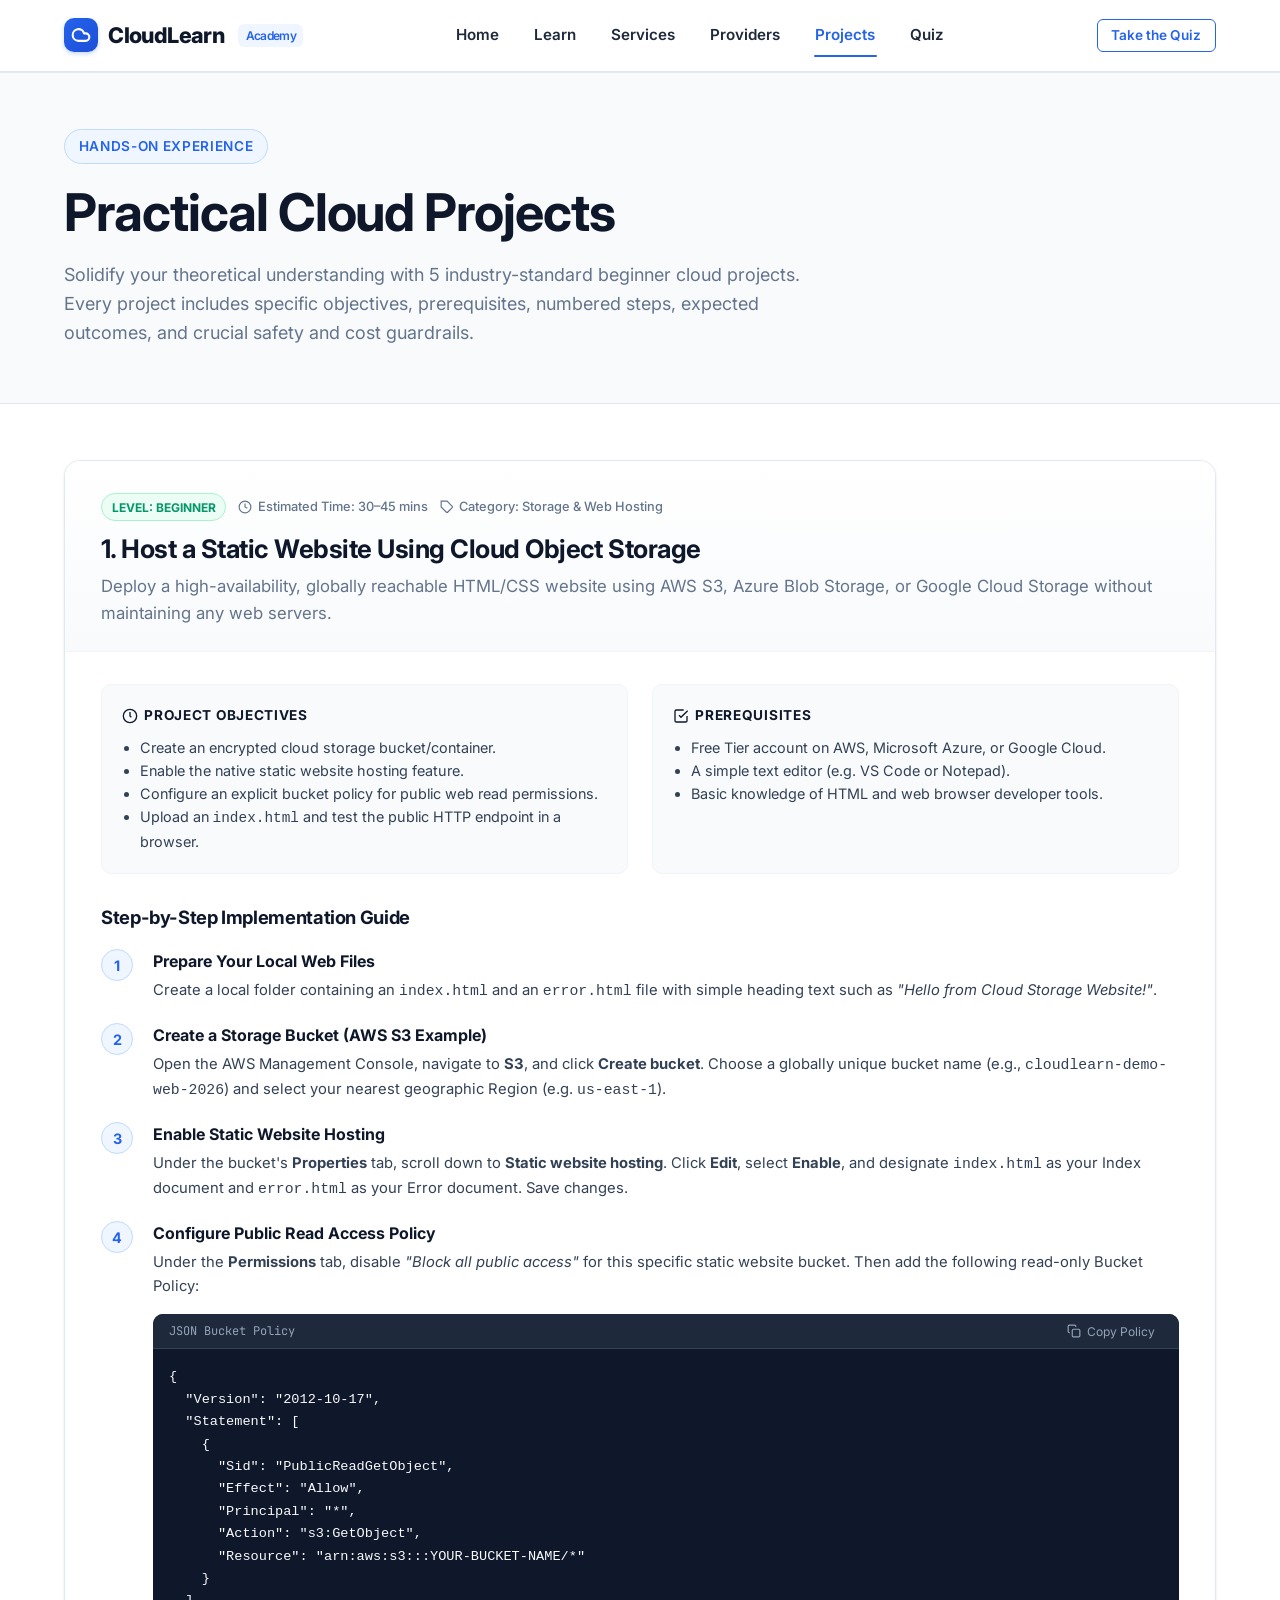
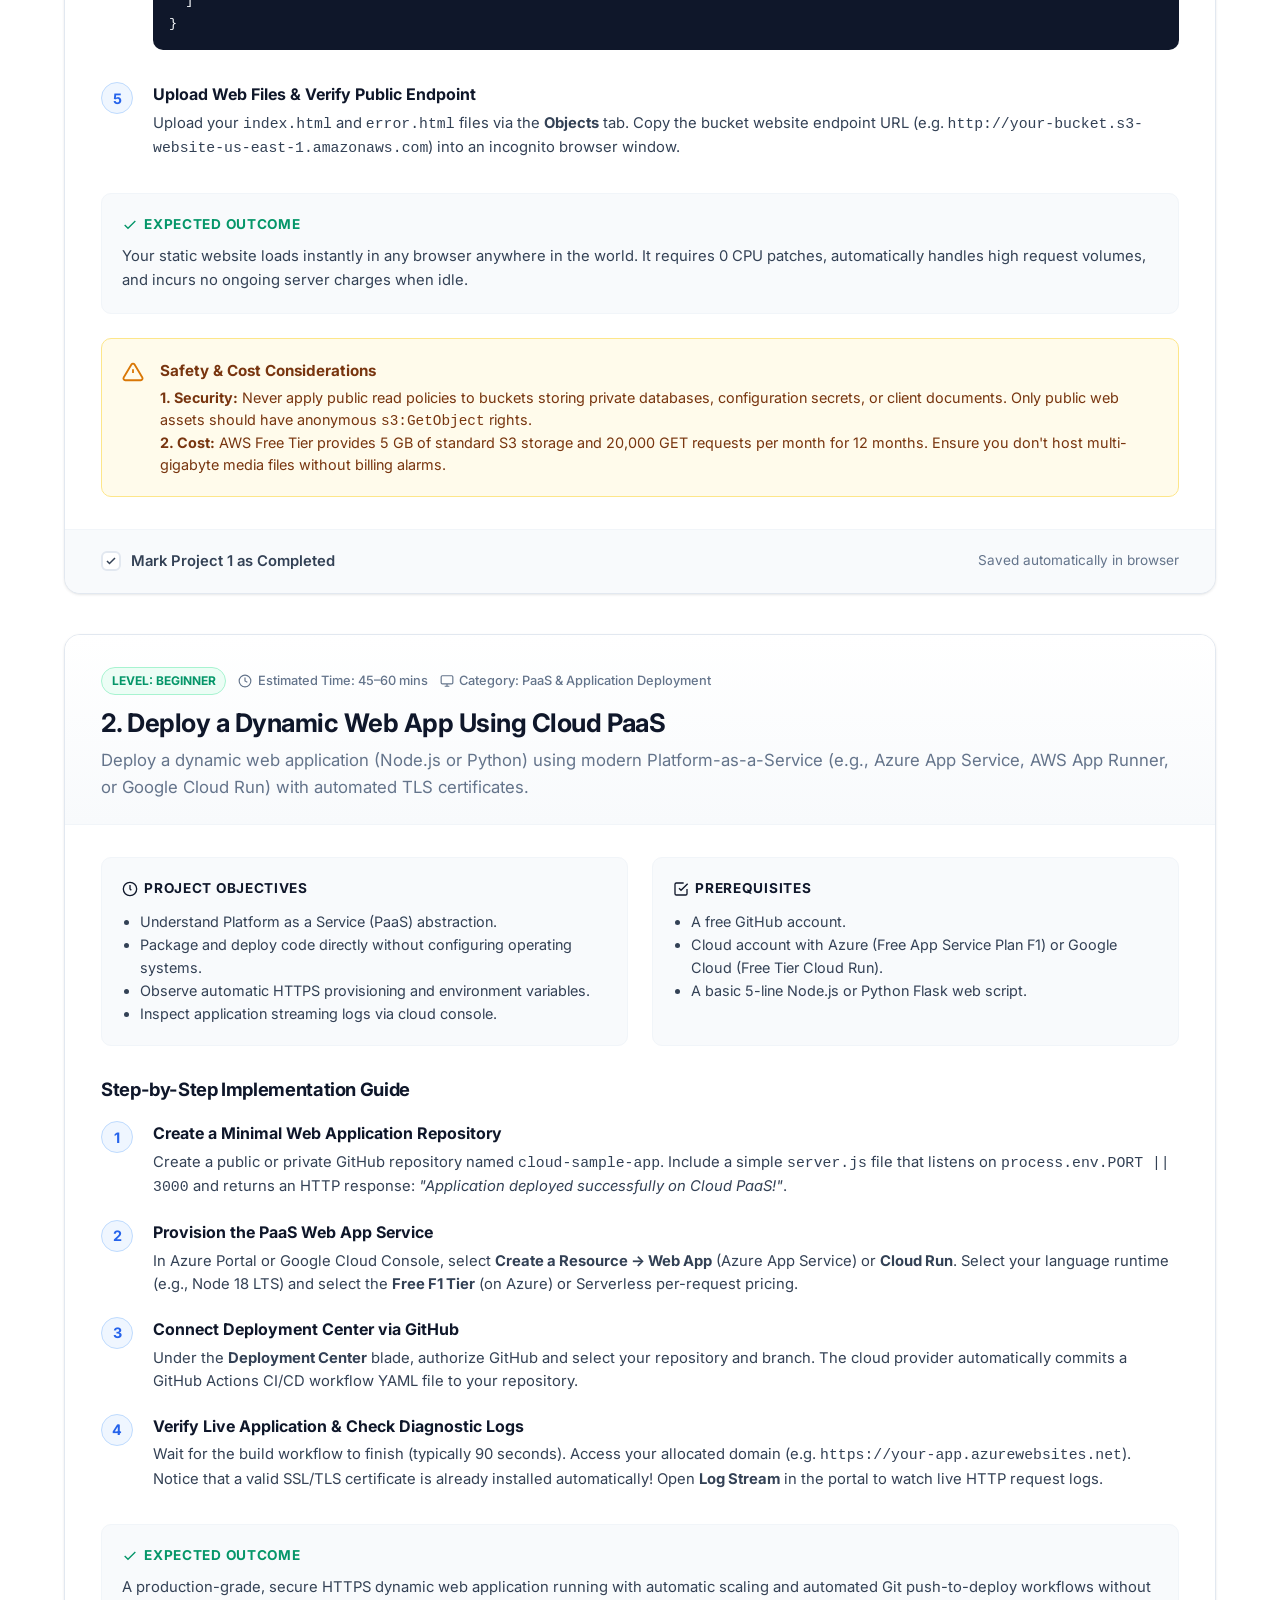
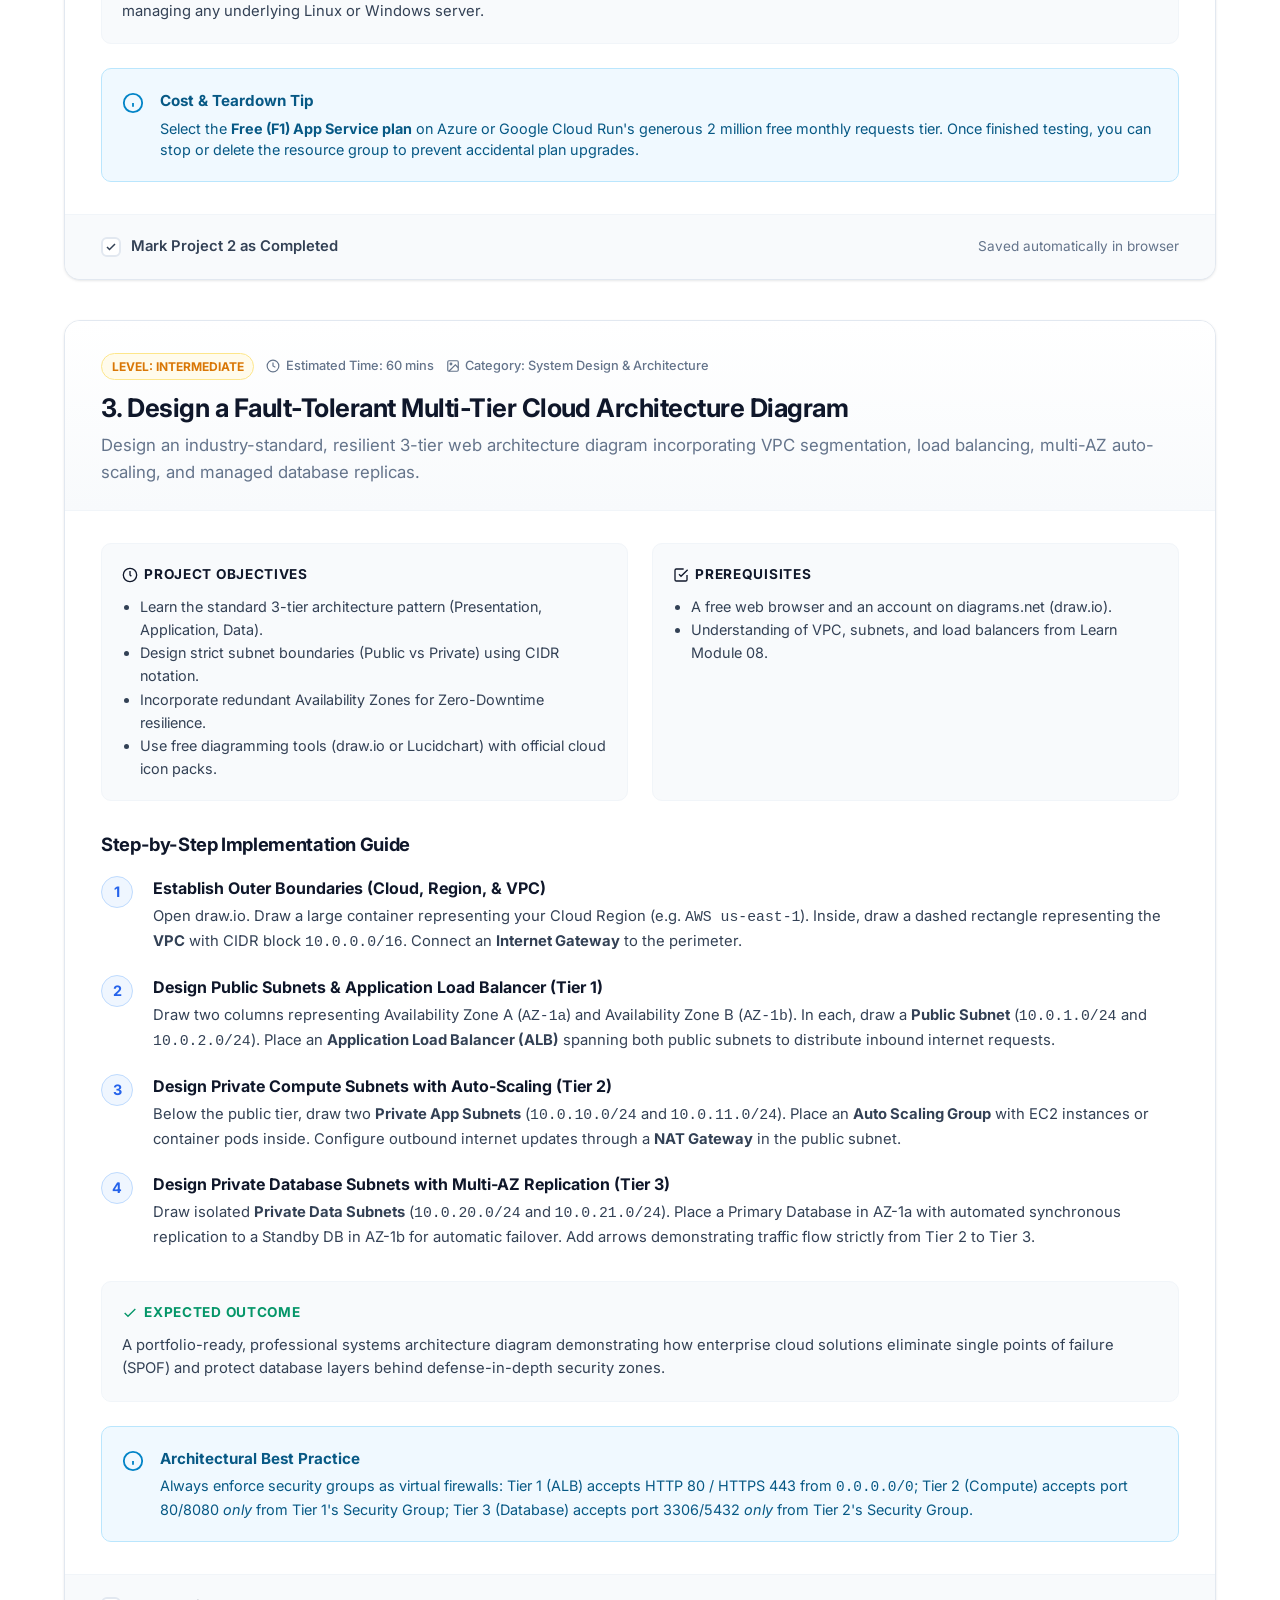
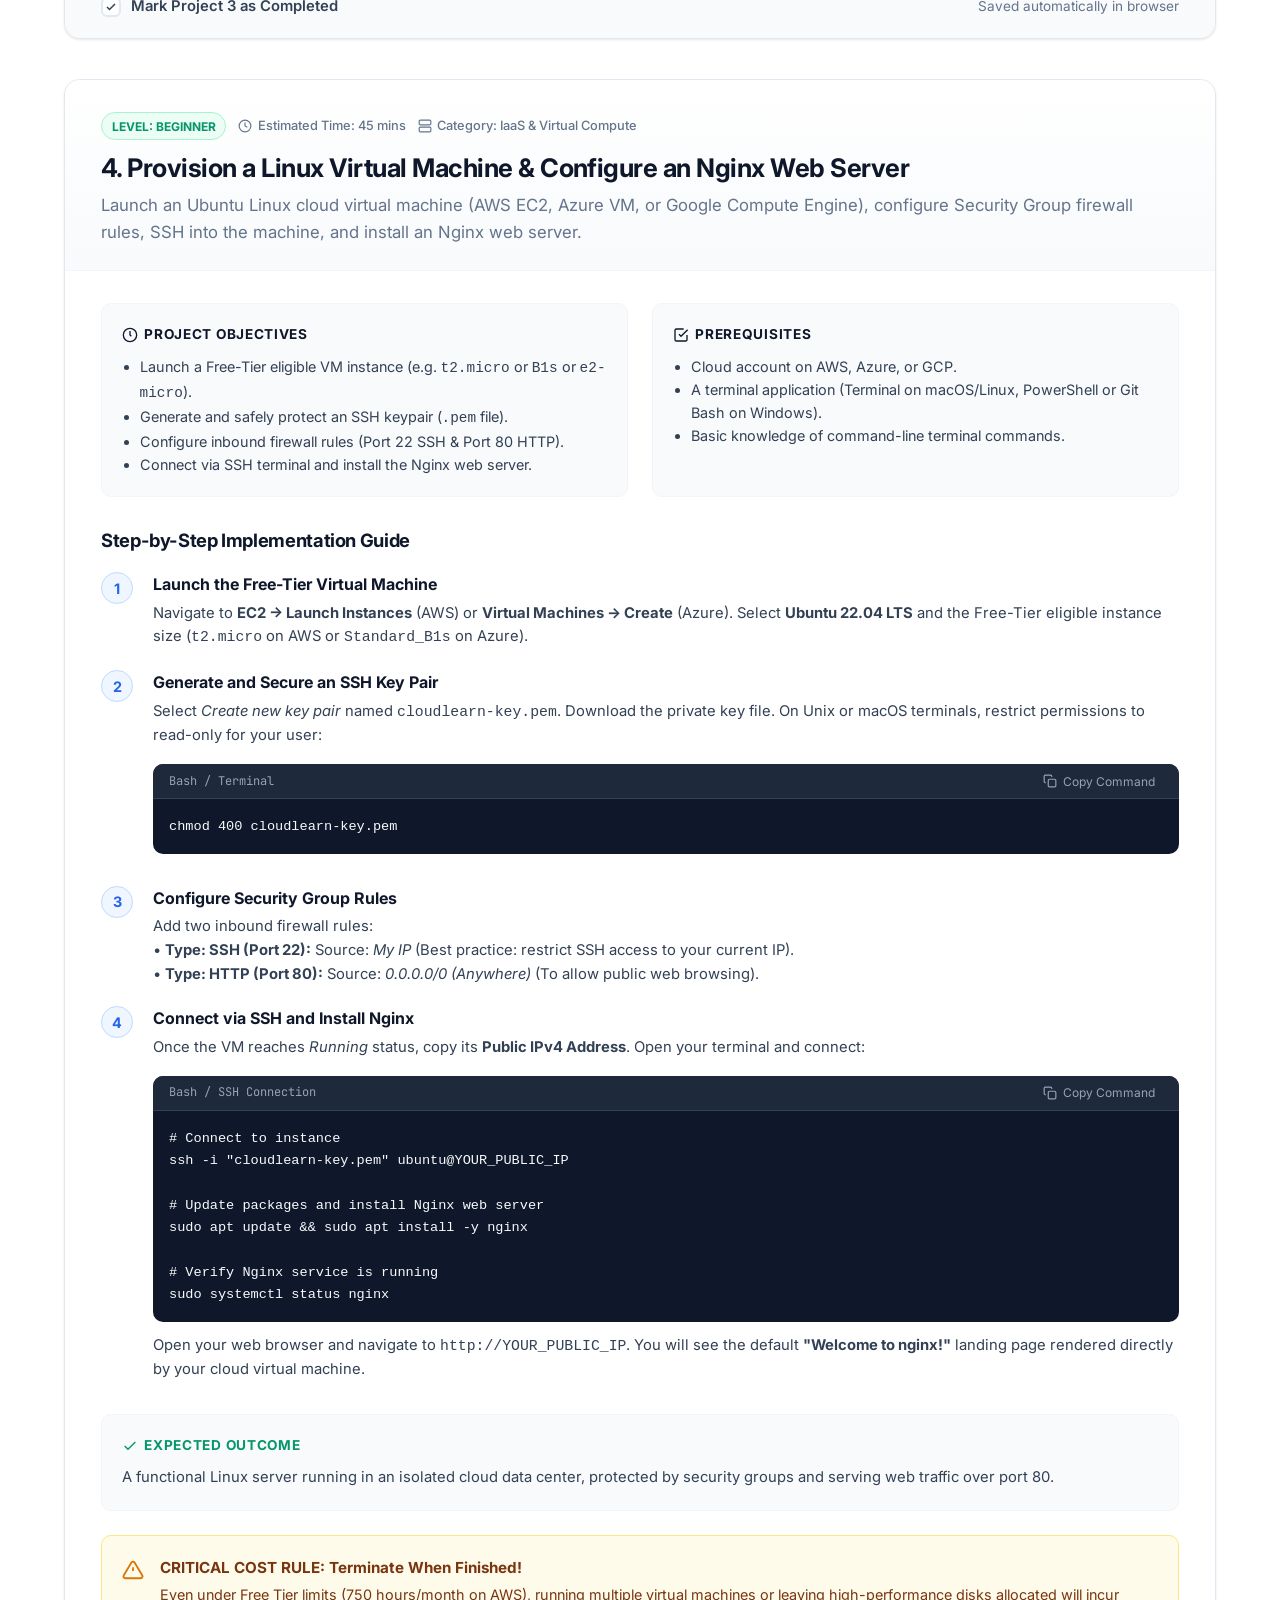
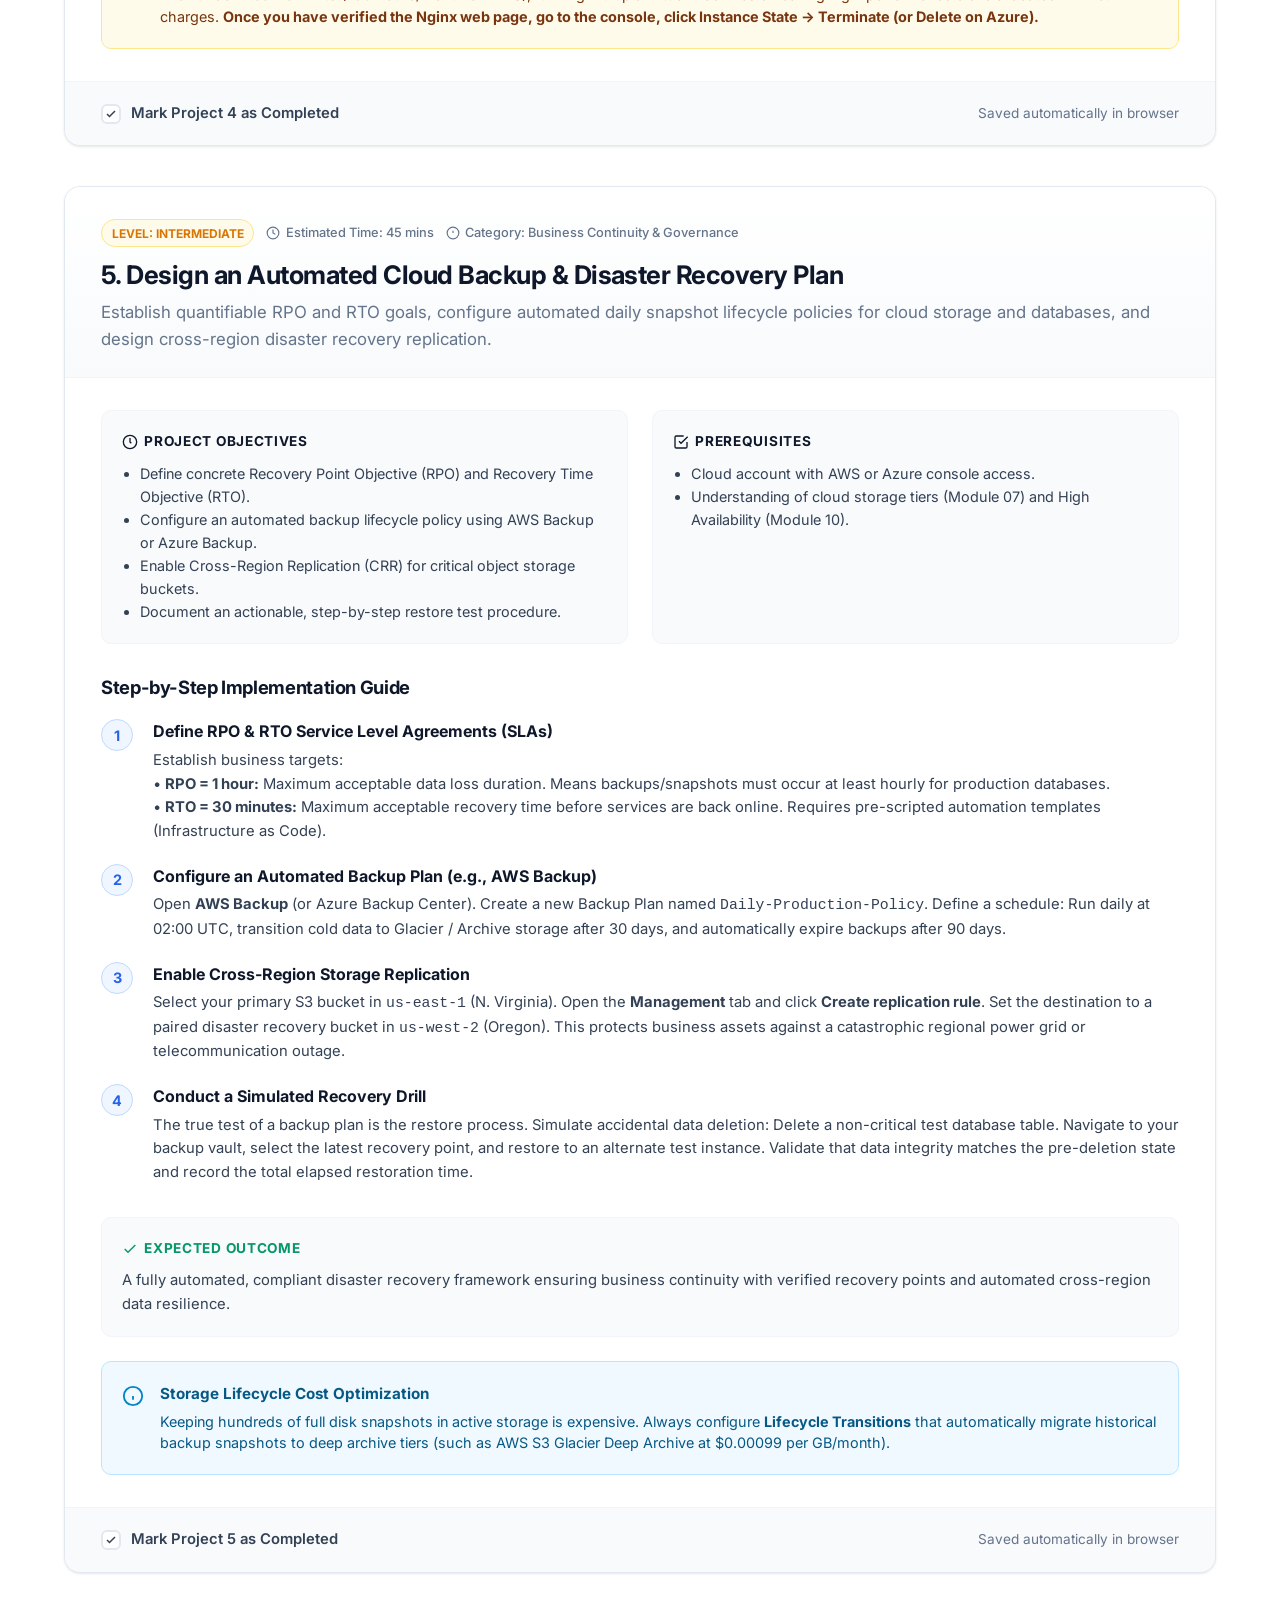
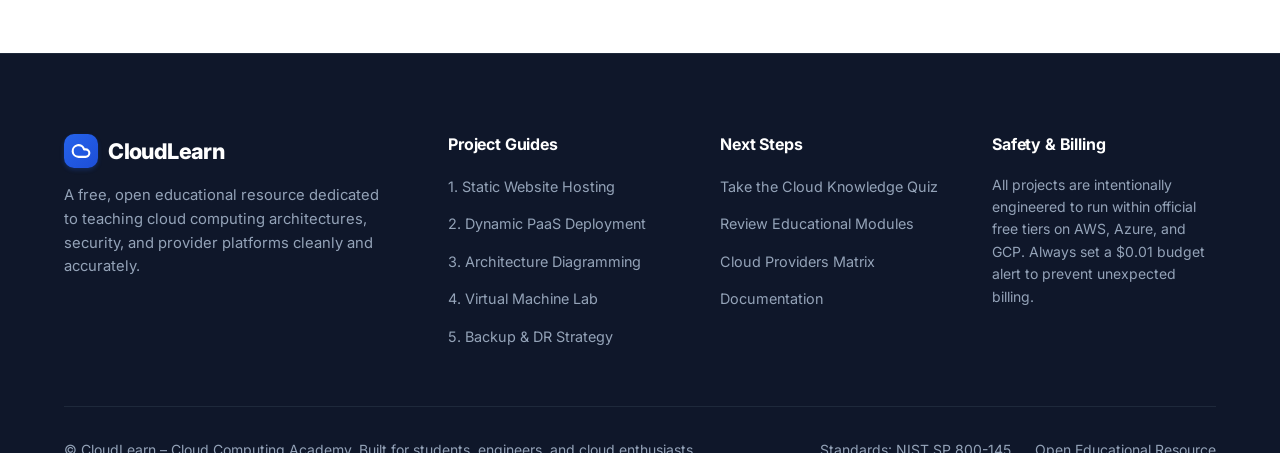
<file: cloudlearn/projects.html>
<!DOCTYPE html>
<html lang="en">
<head>
  <meta charset="UTF-8">
  <meta name="viewport" content="width=device-width, initial-scale=1.0">
  <meta name="description" content="5 beginner-friendly hands-on cloud computing projects with step-by-step instructions, prerequisites, architecture guides, safety cost warnings, and interactive progress tracking.">
  <meta name="keywords" content="cloud projects, static website hosting, AWS S3, Azure VM, cloud architecture diagram, backup recovery, beginner cloud labs">
  <meta name="author" content="CloudLearn Academy">
  <title>Hands-On Cloud Projects | CloudLearn Academy</title>
  <link rel="preconnect" href="https://fonts.googleapis.com">
  <link rel="preconnect" href="https://fonts.gstatic.com" crossorigin>
  <link href="https://fonts.googleapis.com/css2?family=Inter:wght@400;500;600;700;800&family=JetBrains+Mono:wght@400;500;600&display=swap" rel="stylesheet">
  <link rel="stylesheet" href="css/style.css">
</head>
<body>
  <a href="#main-content" class="skip-link">Skip to main content</a>

  <!-- Header / Navigation Bar -->
  <header class="header" id="site-header">
    <div class="container nav-container">
      <a href="index.html" class="logo" aria-label="CloudLearn Home">
        <div class="logo-icon">
          <svg width="20" height="20" viewBox="0 0 24 24" fill="none" stroke="currentColor" stroke-width="2.5" stroke-linecap="round" stroke-linejoin="round">
            <path d="M17.5 19H9a7 7 0 1 1 6.71-9h1.79a4.5 4.5 0 1 1 0 9Z"></path>
          </svg>
        </div>
        <span>CloudLearn</span>
        <span class="logo-badge">Academy</span>
      </a>

      <!-- Desktop Navigation Links -->
      <nav aria-label="Primary Navigation">
        <ul class="nav-links">
          <li><a href="index.html" class="nav-link">Home</a></li>
          <li><a href="learn.html" class="nav-link">Learn</a></li>
          <li><a href="learn.html#service-models" class="nav-link">Services</a></li>
          <li><a href="providers.html" class="nav-link">Providers</a></li>
          <li><a href="projects.html" class="nav-link active">Projects</a></li>
          <li><a href="quiz.html" class="nav-link">Quiz</a></li>
        </ul>
      </nav>

      <div class="nav-actions">
        <a href="quiz.html" class="btn btn-outline btn-sm">Take the Quiz</a>
        <button type="button" class="mobile-toggle" aria-label="Toggle navigation menu" aria-expanded="false" aria-controls="mobile-nav-drawer">
          <svg width="24" height="24" viewBox="0 0 24 24" fill="none" stroke="currentColor" stroke-width="2" stroke-linecap="round" stroke-linejoin="round">
            <line x1="4" y1="8" x2="20" y2="8"></line>
            <line x1="4" y1="16" x2="20" y2="16"></line>
          </svg>
        </button>
      </div>
    </div>
  </header>

  <!-- Mobile Drawer Menu -->
  <div class="mobile-nav" id="mobile-nav-drawer" aria-label="Mobile Navigation">
    <ul class="mobile-nav-links">
      <li><a href="index.html" class="mobile-nav-link">Home</a></li>
      <li><a href="learn.html" class="mobile-nav-link">Learn Topics</a></li>
      <li><a href="learn.html#service-models" class="mobile-nav-link">Service Models</a></li>
      <li><a href="providers.html" class="mobile-nav-link">Cloud Providers</a></li>
      <li><a href="projects.html" class="mobile-nav-link active">Hands-On Projects</a></li>
      <li><a href="quiz.html" class="mobile-nav-link">Knowledge Quiz</a></li>
    </ul>
  </div>

  <main id="main-content" class="main-content">

    <!-- Page Header Banner -->
    <section class="section section-alt" style="padding: 3.5rem 0;" aria-labelledby="projects-page-heading">
      <div class="container">
        <div class="section-header text-left" style="margin-bottom: 0;">
          <div class="section-tag">Hands-On Experience</div>
          <h1 id="projects-page-heading" class="section-title">Practical Cloud Projects</h1>
          <p class="section-subtitle">
            Solidify your theoretical understanding with 5 industry-standard beginner cloud projects. Every project includes specific objectives, prerequisites, numbered steps, expected outcomes, and crucial safety and cost guardrails.
          </p>
        </div>
      </div>
    </section>

    <!-- Project List -->
    <section class="section" style="padding-top: 3.5rem;">
      <div class="container">
        <div class="projects-container">

          <!-- PROJECT 1 -->
          <article class="project-card" id="project-1">
            <div class="project-header">
              <div class="project-meta-badges">
                <span class="project-badge-level badge-beginner">Level: Beginner</span>
                <span class="project-badge-time">
                  <svg width="14" height="14" viewBox="0 0 24 24" fill="none" stroke="currentColor" stroke-width="2"><circle cx="12" cy="12" r="10"/><polyline points="12 6 12 12 16 14"/></svg>
                  Estimated Time: 30–45 mins
                </span>
                <span class="project-badge-time">
                  <svg width="14" height="14" viewBox="0 0 24 24" fill="none" stroke="currentColor" stroke-width="2"><path d="M20.59 13.41l-7.17 7.17a2 2 0 0 1-2.83 0L2 12V2h10l8.59 8.59a2 2 0 0 1 0 2.82z"/><line x1="7" y1="7" x2="7.01" y2="7"/></svg>
                  Category: Storage & Web Hosting
                </span>
              </div>
              <h2 class="project-title">1. Host a Static Website Using Cloud Object Storage</h2>
              <p style="color:var(--color-text-muted); font-size:1.05rem;">
                Deploy a high-availability, globally reachable HTML/CSS website using AWS S3, Azure Blob Storage, or Google Cloud Storage without maintaining any web servers.
              </p>
            </div>

            <div class="project-body">
              <div class="project-grid-info">
                <div class="info-box">
                  <div class="info-box-title">
                    <svg width="16" height="16" viewBox="0 0 24 24" fill="none" stroke="currentColor" stroke-width="2"><circle cx="12" cy="12" r="10"/><polyline points="12 6 12 12 14 14"/></svg>
                    Project Objectives
                  </div>
                  <ul style="font-size:0.9rem; line-height:1.6; padding-left:1.1rem; color:var(--color-text-main);">
                    <li>Create an encrypted cloud storage bucket/container.</li>
                    <li>Enable the native static website hosting feature.</li>
                    <li>Configure an explicit bucket policy for public web read permissions.</li>
                    <li>Upload an <code>index.html</code> and test the public HTTP endpoint in a browser.</li>
                  </ul>
                </div>

                <div class="info-box">
                  <div class="info-box-title">
                    <svg width="16" height="16" viewBox="0 0 24 24" fill="none" stroke="currentColor" stroke-width="2"><polyline points="9 11 12 14 22 4"/><path d="M21 12v7a2 2 0 0 1-2 2H5a2 2 0 0 1-2-2V5a2 2 0 0 1 2-2h11"/></svg>
                    Prerequisites
                  </div>
                  <ul style="font-size:0.9rem; line-height:1.6; padding-left:1.1rem; color:var(--color-text-main);">
                    <li>Free Tier account on AWS, Microsoft Azure, or Google Cloud.</li>
                    <li>A simple text editor (e.g. VS Code or Notepad).</li>
                    <li>Basic knowledge of HTML and web browser developer tools.</li>
                  </ul>
                </div>
              </div>

              <div class="project-steps-section">
                <h4>Step-by-Step Implementation Guide</h4>
                <div class="steps-timeline">
                  <div class="step-item">
                    <div class="step-number">1</div>
                    <div class="step-details">
                      <div class="step-title">Prepare Your Local Web Files</div>
                      <p class="step-desc">
                        Create a local folder containing an <code>index.html</code> and an <code>error.html</code> file with simple heading text such as <em>"Hello from Cloud Storage Website!"</em>.
                      </p>
                    </div>
                  </div>

                  <div class="step-item">
                    <div class="step-number">2</div>
                    <div class="step-details">
                      <div class="step-title">Create a Storage Bucket (AWS S3 Example)</div>
                      <p class="step-desc">
                        Open the AWS Management Console, navigate to <strong>S3</strong>, and click <strong>Create bucket</strong>. Choose a globally unique bucket name (e.g., <code>cloudlearn-demo-web-2026</code>) and select your nearest geographic Region (e.g. <code>us-east-1</code>).
                      </p>
                    </div>
                  </div>

                  <div class="step-item">
                    <div class="step-number">3</div>
                    <div class="step-details">
                      <div class="step-title">Enable Static Website Hosting</div>
                      <p class="step-desc">
                        Under the bucket's <strong>Properties</strong> tab, scroll down to <strong>Static website hosting</strong>. Click <strong>Edit</strong>, select <strong>Enable</strong>, and designate <code>index.html</code> as your Index document and <code>error.html</code> as your Error document. Save changes.
                      </p>
                    </div>
                  </div>

                  <div class="step-item">
                    <div class="step-number">4</div>
                    <div class="step-details">
                      <div class="step-title">Configure Public Read Access Policy</div>
                      <p class="step-desc">
                        Under the <strong>Permissions</strong> tab, disable <em>"Block all public access"</em> for this specific static website bucket. Then add the following read-only Bucket Policy:
                      </p>
                      <div class="code-block-wrapper">
                        <div class="code-header">
                          <span>JSON Bucket Policy</span>
                          <button type="button" class="code-copy-btn">
                            <svg width="14" height="14" viewBox="0 0 24 24" fill="none" stroke="currentColor" stroke-width="2"><rect x="9" y="9" width="13" height="13" rx="2" ry="2"/><path d="M5 15H4a2 2 0 0 1-2-2V4a2 2 0 0 1 2-2h9a2 2 0 0 1 2 2v1"/></svg>
                            Copy Policy
                          </button>
                        </div>
                        <pre class="code-content"><code>{
  "Version": "2012-10-17",
  "Statement": [
    {
      "Sid": "PublicReadGetObject",
      "Effect": "Allow",
      "Principal": "*",
      "Action": "s3:GetObject",
      "Resource": "arn:aws:s3:::YOUR-BUCKET-NAME/*"
    }
  ]
}</code></pre>
                      </div>
                    </div>
                  </div>

                  <div class="step-item">
                    <div class="step-number">5</div>
                    <div class="step-details">
                      <div class="step-title">Upload Web Files & Verify Public Endpoint</div>
                      <p class="step-desc">
                        Upload your <code>index.html</code> and <code>error.html</code> files via the <strong>Objects</strong> tab. Copy the bucket website endpoint URL (e.g. <code>http://your-bucket.s3-website-us-east-1.amazonaws.com</code>) into an incognito browser window.
                      </p>
                    </div>
                  </div>
                </div>
              </div>

              <div class="info-box" style="margin-bottom:1.5rem;">
                <div class="info-box-title" style="color:var(--color-success);">
                  <svg width="16" height="16" viewBox="0 0 24 24" fill="none" stroke="currentColor" stroke-width="2"><polyline points="20 6 9 17 4 12"/></svg>
                  Expected Outcome
                </div>
                <p style="font-size:0.925rem; color:var(--color-text-main); margin:0;">
                  Your static website loads instantly in any browser anywhere in the world. It requires 0 CPU patches, automatically handles high request volumes, and incurs no ongoing server charges when idle.
                </p>
              </div>

              <!-- Safety / Cost Callout -->
              <div class="callout callout-warning">
                <svg class="callout-icon" width="22" height="22" viewBox="0 0 24 24" fill="none" stroke="currentColor" stroke-width="2"><path d="M10.29 3.86L1.82 18a2 2 0 0 0 1.71 3h16.94a2 2 0 0 0 1.71-3L13.71 3.86a2 2 0 0 0-3.42 0z"/><line x1="12" y1="9" x2="12" y2="13"/><line x1="12" y1="17" x2="12.01" y2="17"/></svg>
                <div>
                  <div class="callout-title">Safety & Cost Considerations</div>
                  <div class="callout-text">
                    <strong>1. Security:</strong> Never apply public read policies to buckets storing private databases, configuration secrets, or client documents. Only public web assets should have anonymous <code>s3:GetObject</code> rights. <br>
                    <strong>2. Cost:</strong> AWS Free Tier provides 5 GB of standard S3 storage and 20,000 GET requests per month for 12 months. Ensure you don't host multi-gigabyte media files without billing alarms.
                  </div>
                </div>
              </div>
            </div>

            <div class="project-footer">
              <label class="project-checklist-toggle">
                <input type="checkbox" class="project-complete-checkbox" data-project-id="project-1">
                <span class="checkbox-custom">
                  <svg width="12" height="12" viewBox="0 0 24 24" fill="none" stroke="currentColor" stroke-width="3"><polyline points="20 6 9 17 4 12"/></svg>
                </span>
                <span>Mark Project 1 as Completed</span>
              </label>
              <span style="font-size:0.85rem; color:var(--color-text-muted);">Saved automatically in browser</span>
            </div>
          </article>


          <!-- PROJECT 2 -->
          <article class="project-card" id="project-2">
            <div class="project-header">
              <div class="project-meta-badges">
                <span class="project-badge-level badge-beginner">Level: Beginner</span>
                <span class="project-badge-time">
                  <svg width="14" height="14" viewBox="0 0 24 24" fill="none" stroke="currentColor" stroke-width="2"><circle cx="12" cy="12" r="10"/><polyline points="12 6 12 12 16 14"/></svg>
                  Estimated Time: 45–60 mins
                </span>
                <span class="project-badge-time">
                  <svg width="14" height="14" viewBox="0 0 24 24" fill="none" stroke="currentColor" stroke-width="2"><rect x="2" y="3" width="20" height="14" rx="2" ry="2"/><line x1="8" y1="21" x2="16" y2="21"/><line x1="12" y1="17" x2="12" y2="21"/></svg>
                  Category: PaaS & Application Deployment
                </span>
              </div>
              <h2 class="project-title">2. Deploy a Dynamic Web App Using Cloud PaaS</h2>
              <p style="color:var(--color-text-muted); font-size:1.05rem;">
                Deploy a dynamic web application (Node.js or Python) using modern Platform-as-a-Service (e.g., Azure App Service, AWS App Runner, or Google Cloud Run) with automated TLS certificates.
              </p>
            </div>

            <div class="project-body">
              <div class="project-grid-info">
                <div class="info-box">
                  <div class="info-box-title">
                    <svg width="16" height="16" viewBox="0 0 24 24" fill="none" stroke="currentColor" stroke-width="2"><circle cx="12" cy="12" r="10"/><polyline points="12 6 12 12 14 14"/></svg>
                    Project Objectives
                  </div>
                  <ul style="font-size:0.9rem; line-height:1.6; padding-left:1.1rem; color:var(--color-text-main);">
                    <li>Understand Platform as a Service (PaaS) abstraction.</li>
                    <li>Package and deploy code directly without configuring operating systems.</li>
                    <li>Observe automatic HTTPS provisioning and environment variables.</li>
                    <li>Inspect application streaming logs via cloud console.</li>
                  </ul>
                </div>

                <div class="info-box">
                  <div class="info-box-title">
                    <svg width="16" height="16" viewBox="0 0 24 24" fill="none" stroke="currentColor" stroke-width="2"><polyline points="9 11 12 14 22 4"/><path d="M21 12v7a2 2 0 0 1-2 2H5a2 2 0 0 1-2-2V5a2 2 0 0 1 2-2h11"/></svg>
                    Prerequisites
                  </div>
                  <ul style="font-size:0.9rem; line-height:1.6; padding-left:1.1rem; color:var(--color-text-main);">
                    <li>A free GitHub account.</li>
                    <li>Cloud account with Azure (Free App Service Plan F1) or Google Cloud (Free Tier Cloud Run).</li>
                    <li>A basic 5-line Node.js or Python Flask web script.</li>
                  </ul>
                </div>
              </div>

              <div class="project-steps-section">
                <h4>Step-by-Step Implementation Guide</h4>
                <div class="steps-timeline">
                  <div class="step-item">
                    <div class="step-number">1</div>
                    <div class="step-details">
                      <div class="step-title">Create a Minimal Web Application Repository</div>
                      <p class="step-desc">
                        Create a public or private GitHub repository named <code>cloud-sample-app</code>. Include a simple <code>server.js</code> file that listens on <code>process.env.PORT || 3000</code> and returns an HTTP response: <em>"Application deployed successfully on Cloud PaaS!"</em>.
                      </p>
                    </div>
                  </div>

                  <div class="step-item">
                    <div class="step-number">2</div>
                    <div class="step-details">
                      <div class="step-title">Provision the PaaS Web App Service</div>
                      <p class="step-desc">
                        In Azure Portal or Google Cloud Console, select <strong>Create a Resource &rarr; Web App</strong> (Azure App Service) or <strong>Cloud Run</strong>. Select your language runtime (e.g., Node 18 LTS) and select the <strong>Free F1 Tier</strong> (on Azure) or Serverless per-request pricing.
                      </p>
                    </div>
                  </div>

                  <div class="step-item">
                    <div class="step-number">3</div>
                    <div class="step-details">
                      <div class="step-title">Connect Deployment Center via GitHub</div>
                      <p class="step-desc">
                        Under the <strong>Deployment Center</strong> blade, authorize GitHub and select your repository and branch. The cloud provider automatically commits a GitHub Actions CI/CD workflow YAML file to your repository.
                      </p>
                    </div>
                  </div>

                  <div class="step-item">
                    <div class="step-number">4</div>
                    <div class="step-details">
                      <div class="step-title">Verify Live Application & Check Diagnostic Logs</div>
                      <p class="step-desc">
                        Wait for the build workflow to finish (typically 90 seconds). Access your allocated domain (e.g. <code>https://your-app.azurewebsites.net</code>). Notice that a valid SSL/TLS certificate is already installed automatically! Open <strong>Log Stream</strong> in the portal to watch live HTTP request logs.
                      </p>
                    </div>
                  </div>
                </div>
              </div>

              <div class="info-box" style="margin-bottom:1.5rem;">
                <div class="info-box-title" style="color:var(--color-success);">
                  <svg width="16" height="16" viewBox="0 0 24 24" fill="none" stroke="currentColor" stroke-width="2"><polyline points="20 6 9 17 4 12"/></svg>
                  Expected Outcome
                </div>
                <p style="font-size:0.925rem; color:var(--color-text-main); margin:0;">
                  A production-grade, secure HTTPS dynamic web application running with automatic scaling and automated Git push-to-deploy workflows without managing any underlying Linux or Windows server.
                </p>
              </div>

              <div class="callout callout-info">
                <svg class="callout-icon" width="22" height="22" viewBox="0 0 24 24" fill="none" stroke="currentColor" stroke-width="2"><circle cx="12" cy="12" r="10"/><line x1="12" y1="16" x2="12" y2="12"/><line x1="12" y1="8" x2="12.01" y2="8"/></svg>
                <div>
                  <div class="callout-title">Cost & Teardown Tip</div>
                  <div class="callout-text">
                    Select the <strong>Free (F1) App Service plan</strong> on Azure or Google Cloud Run's generous 2 million free monthly requests tier. Once finished testing, you can stop or delete the resource group to prevent accidental plan upgrades.
                  </div>
                </div>
              </div>
            </div>

            <div class="project-footer">
              <label class="project-checklist-toggle">
                <input type="checkbox" class="project-complete-checkbox" data-project-id="project-2">
                <span class="checkbox-custom">
                  <svg width="12" height="12" viewBox="0 0 24 24" fill="none" stroke="currentColor" stroke-width="3"><polyline points="20 6 9 17 4 12"/></svg>
                </span>
                <span>Mark Project 2 as Completed</span>
              </label>
              <span style="font-size:0.85rem; color:var(--color-text-muted);">Saved automatically in browser</span>
            </div>
          </article>


          <!-- PROJECT 3 -->
          <article class="project-card" id="project-3">
            <div class="project-header">
              <div class="project-meta-badges">
                <span class="project-badge-level badge-intermediate">Level: Intermediate</span>
                <span class="project-badge-time">
                  <svg width="14" height="14" viewBox="0 0 24 24" fill="none" stroke="currentColor" stroke-width="2"><circle cx="12" cy="12" r="10"/><polyline points="12 6 12 12 16 14"/></svg>
                  Estimated Time: 60 mins
                </span>
                <span class="project-badge-time">
                  <svg width="14" height="14" viewBox="0 0 24 24" fill="none" stroke="currentColor" stroke-width="2"><rect x="3" y="3" width="18" height="18" rx="2"/><circle cx="8.5" cy="8.5" r="1.5"/><polyline points="21 15 16 10 5 21"/></svg>
                  Category: System Design & Architecture
                </span>
              </div>
              <h2 class="project-title">3. Design a Fault-Tolerant Multi-Tier Cloud Architecture Diagram</h2>
              <p style="color:var(--color-text-muted); font-size:1.05rem;">
                Design an industry-standard, resilient 3-tier web architecture diagram incorporating VPC segmentation, load balancing, multi-AZ auto-scaling, and managed database replicas.
              </p>
            </div>

            <div class="project-body">
              <div class="project-grid-info">
                <div class="info-box">
                  <div class="info-box-title">
                    <svg width="16" height="16" viewBox="0 0 24 24" fill="none" stroke="currentColor" stroke-width="2"><circle cx="12" cy="12" r="10"/><polyline points="12 6 12 12 14 14"/></svg>
                    Project Objectives
                  </div>
                  <ul style="font-size:0.9rem; line-height:1.6; padding-left:1.1rem; color:var(--color-text-main);">
                    <li>Learn the standard 3-tier architecture pattern (Presentation, Application, Data).</li>
                    <li>Design strict subnet boundaries (Public vs Private) using CIDR notation.</li>
                    <li>Incorporate redundant Availability Zones for Zero-Downtime resilience.</li>
                    <li>Use free diagramming tools (draw.io or Lucidchart) with official cloud icon packs.</li>
                  </ul>
                </div>

                <div class="info-box">
                  <div class="info-box-title">
                    <svg width="16" height="16" viewBox="0 0 24 24" fill="none" stroke="currentColor" stroke-width="2"><polyline points="9 11 12 14 22 4"/><path d="M21 12v7a2 2 0 0 1-2 2H5a2 2 0 0 1-2-2V5a2 2 0 0 1 2-2h11"/></svg>
                    Prerequisites
                  </div>
                  <ul style="font-size:0.9rem; line-height:1.6; padding-left:1.1rem; color:var(--color-text-main);">
                    <li>A free web browser and an account on diagrams.net (draw.io).</li>
                    <li>Understanding of VPC, subnets, and load balancers from Learn Module 08.</li>
                  </ul>
                </div>
              </div>

              <div class="project-steps-section">
                <h4>Step-by-Step Implementation Guide</h4>
                <div class="steps-timeline">
                  <div class="step-item">
                    <div class="step-number">1</div>
                    <div class="step-details">
                      <div class="step-title">Establish Outer Boundaries (Cloud, Region, & VPC)</div>
                      <p class="step-desc">
                        Open draw.io. Draw a large container representing your Cloud Region (e.g. <code>AWS us-east-1</code>). Inside, draw a dashed rectangle representing the <strong>VPC</strong> with CIDR block <code>10.0.0.0/16</code>. Connect an <strong>Internet Gateway</strong> to the perimeter.
                      </p>
                    </div>
                  </div>

                  <div class="step-item">
                    <div class="step-number">2</div>
                    <div class="step-details">
                      <div class="step-title">Design Public Subnets & Application Load Balancer (Tier 1)</div>
                      <p class="step-desc">
                        Draw two columns representing Availability Zone A (<code>AZ-1a</code>) and Availability Zone B (<code>AZ-1b</code>). In each, draw a <strong>Public Subnet</strong> (<code>10.0.1.0/24</code> and <code>10.0.2.0/24</code>). Place an <strong>Application Load Balancer (ALB)</strong> spanning both public subnets to distribute inbound internet requests.
                      </p>
                    </div>
                  </div>

                  <div class="step-item">
                    <div class="step-number">3</div>
                    <div class="step-details">
                      <div class="step-title">Design Private Compute Subnets with Auto-Scaling (Tier 2)</div>
                      <p class="step-desc">
                        Below the public tier, draw two <strong>Private App Subnets</strong> (<code>10.0.10.0/24</code> and <code>10.0.11.0/24</code>). Place an <strong>Auto Scaling Group</strong> with EC2 instances or container pods inside. Configure outbound internet updates through a <strong>NAT Gateway</strong> in the public subnet.
                      </p>
                    </div>
                  </div>

                  <div class="step-item">
                    <div class="step-number">4</div>
                    <div class="step-details">
                      <div class="step-title">Design Private Database Subnets with Multi-AZ Replication (Tier 3)</div>
                      <p class="step-desc">
                        Draw isolated <strong>Private Data Subnets</strong> (<code>10.0.20.0/24</code> and <code>10.0.21.0/24</code>). Place a Primary Database in AZ-1a with automated synchronous replication to a Standby DB in AZ-1b for automatic failover. Add arrows demonstrating traffic flow strictly from Tier 2 to Tier 3.
                      </p>
                    </div>
                  </div>
                </div>
              </div>

              <div class="info-box" style="margin-bottom:1.5rem;">
                <div class="info-box-title" style="color:var(--color-success);">
                  <svg width="16" height="16" viewBox="0 0 24 24" fill="none" stroke="currentColor" stroke-width="2"><polyline points="20 6 9 17 4 12"/></svg>
                  Expected Outcome
                </div>
                <p style="font-size:0.925rem; color:var(--color-text-main); margin:0;">
                  A portfolio-ready, professional systems architecture diagram demonstrating how enterprise cloud solutions eliminate single points of failure (SPOF) and protect database layers behind defense-in-depth security zones.
                </p>
              </div>

              <div class="callout callout-info">
                <svg class="callout-icon" width="22" height="22" viewBox="0 0 24 24" fill="none" stroke="currentColor" stroke-width="2"><circle cx="12" cy="12" r="10"/><line x1="12" y1="16" x2="12" y2="12"/><line x1="12" y1="8" x2="12.01" y2="8"/></svg>
                <div>
                  <div class="callout-title">Architectural Best Practice</div>
                  <div class="callout-text">
                    Always enforce security groups as virtual firewalls: Tier 1 (ALB) accepts HTTP 80 / HTTPS 443 from <code>0.0.0.0/0</code>; Tier 2 (Compute) accepts port 80/8080 <em>only</em> from Tier 1's Security Group; Tier 3 (Database) accepts port 3306/5432 <em>only</em> from Tier 2's Security Group.
                  </div>
                </div>
              </div>
            </div>

            <div class="project-footer">
              <label class="project-checklist-toggle">
                <input type="checkbox" class="project-complete-checkbox" data-project-id="project-3">
                <span class="checkbox-custom">
                  <svg width="12" height="12" viewBox="0 0 24 24" fill="none" stroke="currentColor" stroke-width="3"><polyline points="20 6 9 17 4 12"/></svg>
                </span>
                <span>Mark Project 3 as Completed</span>
              </label>
              <span style="font-size:0.85rem; color:var(--color-text-muted);">Saved automatically in browser</span>
            </div>
          </article>


          <!-- PROJECT 4 -->
          <article class="project-card" id="project-4">
            <div class="project-header">
              <div class="project-meta-badges">
                <span class="project-badge-level badge-beginner">Level: Beginner</span>
                <span class="project-badge-time">
                  <svg width="14" height="14" viewBox="0 0 24 24" fill="none" stroke="currentColor" stroke-width="2"><circle cx="12" cy="12" r="10"/><polyline points="12 6 12 12 16 14"/></svg>
                  Estimated Time: 45 mins
                </span>
                <span class="project-badge-time">
                  <svg width="14" height="14" viewBox="0 0 24 24" fill="none" stroke="currentColor" stroke-width="2"><rect x="2" y="2" width="20" height="8" rx="2"/><rect x="2" y="14" width="20" height="8" rx="2"/><line x1="6" y1="6" x2="6.01" y2="6"/><line x1="6" y1="18" x2="6.01" y2="18"/></svg>
                  Category: IaaS & Virtual Compute
                </span>
              </div>
              <h2 class="project-title">4. Provision a Linux Virtual Machine & Configure an Nginx Web Server</h2>
              <p style="color:var(--color-text-muted); font-size:1.05rem;">
                Launch an Ubuntu Linux cloud virtual machine (AWS EC2, Azure VM, or Google Compute Engine), configure Security Group firewall rules, SSH into the machine, and install an Nginx web server.
              </p>
            </div>

            <div class="project-body">
              <div class="project-grid-info">
                <div class="info-box">
                  <div class="info-box-title">
                    <svg width="16" height="16" viewBox="0 0 24 24" fill="none" stroke="currentColor" stroke-width="2"><circle cx="12" cy="12" r="10"/><polyline points="12 6 12 12 14 14"/></svg>
                    Project Objectives
                  </div>
                  <ul style="font-size:0.9rem; line-height:1.6; padding-left:1.1rem; color:var(--color-text-main);">
                    <li>Launch a Free-Tier eligible VM instance (e.g. <code>t2.micro</code> or <code>B1s</code> or <code>e2-micro</code>).</li>
                    <li>Generate and safely protect an SSH keypair (<code>.pem</code> file).</li>
                    <li>Configure inbound firewall rules (Port 22 SSH & Port 80 HTTP).</li>
                    <li>Connect via SSH terminal and install the Nginx web server.</li>
                  </ul>
                </div>

                <div class="info-box">
                  <div class="info-box-title">
                    <svg width="16" height="16" viewBox="0 0 24 24" fill="none" stroke="currentColor" stroke-width="2"><polyline points="9 11 12 14 22 4"/><path d="M21 12v7a2 2 0 0 1-2 2H5a2 2 0 0 1-2-2V5a2 2 0 0 1 2-2h11"/></svg>
                    Prerequisites
                  </div>
                  <ul style="font-size:0.9rem; line-height:1.6; padding-left:1.1rem; color:var(--color-text-main);">
                    <li>Cloud account on AWS, Azure, or GCP.</li>
                    <li>A terminal application (Terminal on macOS/Linux, PowerShell or Git Bash on Windows).</li>
                    <li>Basic knowledge of command-line terminal commands.</li>
                  </ul>
                </div>
              </div>

              <div class="project-steps-section">
                <h4>Step-by-Step Implementation Guide</h4>
                <div class="steps-timeline">
                  <div class="step-item">
                    <div class="step-number">1</div>
                    <div class="step-details">
                      <div class="step-title">Launch the Free-Tier Virtual Machine</div>
                      <p class="step-desc">
                        Navigate to <strong>EC2 &rarr; Launch Instances</strong> (AWS) or <strong>Virtual Machines &rarr; Create</strong> (Azure). Select <strong>Ubuntu 22.04 LTS</strong> and the Free-Tier eligible instance size (<code>t2.micro</code> on AWS or <code>Standard_B1s</code> on Azure).
                      </p>
                    </div>
                  </div>

                  <div class="step-item">
                    <div class="step-number">2</div>
                    <div class="step-details">
                      <div class="step-title">Generate and Secure an SSH Key Pair</div>
                      <p class="step-desc">
                        Select <em>Create new key pair</em> named <code>cloudlearn-key.pem</code>. Download the private key file. On Unix or macOS terminals, restrict permissions to read-only for your user:
                      </p>
                      <div class="code-block-wrapper">
                        <div class="code-header">
                          <span>Bash / Terminal</span>
                          <button type="button" class="code-copy-btn">
                            <svg width="14" height="14" viewBox="0 0 24 24" fill="none" stroke="currentColor" stroke-width="2"><rect x="9" y="9" width="13" height="13" rx="2" ry="2"/><path d="M5 15H4a2 2 0 0 1-2-2V4a2 2 0 0 1 2-2h9a2 2 0 0 1 2 2v1"/></svg>
                            Copy Command
                          </button>
                        </div>
                        <pre class="code-content"><code>chmod 400 cloudlearn-key.pem</code></pre>
                      </div>
                    </div>
                  </div>

                  <div class="step-item">
                    <div class="step-number">3</div>
                    <div class="step-details">
                      <div class="step-title">Configure Security Group Rules</div>
                      <p class="step-desc">
                        Add two inbound firewall rules: <br>
                        • <strong>Type: SSH (Port 22):</strong> Source: <em>My IP</em> (Best practice: restrict SSH access to your current IP). <br>
                        • <strong>Type: HTTP (Port 80):</strong> Source: <em>0.0.0.0/0 (Anywhere)</em> (To allow public web browsing).
                      </p>
                    </div>
                  </div>

                  <div class="step-item">
                    <div class="step-number">4</div>
                    <div class="step-details">
                      <div class="step-title">Connect via SSH and Install Nginx</div>
                      <p class="step-desc">
                        Once the VM reaches <em>Running</em> status, copy its <strong>Public IPv4 Address</strong>. Open your terminal and connect:
                      </p>
                      <div class="code-block-wrapper">
                        <div class="code-header">
                          <span>Bash / SSH Connection</span>
                          <button type="button" class="code-copy-btn">
                            <svg width="14" height="14" viewBox="0 0 24 24" fill="none" stroke="currentColor" stroke-width="2"><rect x="9" y="9" width="13" height="13" rx="2" ry="2"/><path d="M5 15H4a2 2 0 0 1-2-2V4a2 2 0 0 1 2-2h9a2 2 0 0 1 2 2v1"/></svg>
                            Copy Command
                          </button>
                        </div>
                        <pre class="code-content"><code># Connect to instance
ssh -i "cloudlearn-key.pem" ubuntu@YOUR_PUBLIC_IP

# Update packages and install Nginx web server
sudo apt update && sudo apt install -y nginx

# Verify Nginx service is running
sudo systemctl status nginx</code></pre>
                      </div>
                      <p class="step-desc" style="margin-top:0.75rem;">
                        Open your web browser and navigate to <code>http://YOUR_PUBLIC_IP</code>. You will see the default <strong>"Welcome to nginx!"</strong> landing page rendered directly by your cloud virtual machine.
                      </p>
                    </div>
                  </div>
                </div>
              </div>

              <div class="info-box" style="margin-bottom:1.5rem;">
                <div class="info-box-title" style="color:var(--color-success);">
                  <svg width="16" height="16" viewBox="0 0 24 24" fill="none" stroke="currentColor" stroke-width="2"><polyline points="20 6 9 17 4 12"/></svg>
                  Expected Outcome
                </div>
                <p style="font-size:0.925rem; color:var(--color-text-main); margin:0;">
                  A functional Linux server running in an isolated cloud data center, protected by security groups and serving web traffic over port 80.
                </p>
              </div>

              <div class="callout callout-warning">
                <svg class="callout-icon" width="22" height="22" viewBox="0 0 24 24" fill="none" stroke="currentColor" stroke-width="2"><path d="M10.29 3.86L1.82 18a2 2 0 0 0 1.71 3h16.94a2 2 0 0 0 1.71-3L13.71 3.86a2 2 0 0 0-3.42 0z"/><line x1="12" y1="9" x2="12" y2="13"/><line x1="12" y1="17" x2="12.01" y2="17"/></svg>
                <div>
                  <div class="callout-title">CRITICAL COST RULE: Terminate When Finished!</div>
                  <div class="callout-text">
                    Even under Free Tier limits (750 hours/month on AWS), running multiple virtual machines or leaving high-performance disks allocated will incur charges. <strong>Once you have verified the Nginx web page, go to the console, click Instance State &rarr; Terminate (or Delete on Azure).</strong>
                  </div>
                </div>
              </div>
            </div>

            <div class="project-footer">
              <label class="project-checklist-toggle">
                <input type="checkbox" class="project-complete-checkbox" data-project-id="project-4">
                <span class="checkbox-custom">
                  <svg width="12" height="12" viewBox="0 0 24 24" fill="none" stroke="currentColor" stroke-width="3"><polyline points="20 6 9 17 4 12"/></svg>
                </span>
                <span>Mark Project 4 as Completed</span>
              </label>
              <span style="font-size:0.85rem; color:var(--color-text-muted);">Saved automatically in browser</span>
            </div>
          </article>


          <!-- PROJECT 5 -->
          <article class="project-card" id="project-5">
            <div class="project-header">
              <div class="project-meta-badges">
                <span class="project-badge-level badge-intermediate">Level: Intermediate</span>
                <span class="project-badge-time">
                  <svg width="14" height="14" viewBox="0 0 24 24" fill="none" stroke="currentColor" stroke-width="2"><circle cx="12" cy="12" r="10"/><polyline points="12 6 12 12 16 14"/></svg>
                  Estimated Time: 45 mins
                </span>
                <span class="project-badge-time">
                  <svg width="14" height="14" viewBox="0 0 24 24" fill="none" stroke="currentColor" stroke-width="2"><circle cx="12" cy="12" r="10"/><line x1="12" y1="8" x2="12" y2="12"/><line x1="12" y1="16" x2="12.01" y2="16"/></svg>
                  Category: Business Continuity & Governance
                </span>
              </div>
              <h2 class="project-title">5. Design an Automated Cloud Backup & Disaster Recovery Plan</h2>
              <p style="color:var(--color-text-muted); font-size:1.05rem;">
                Establish quantifiable RPO and RTO goals, configure automated daily snapshot lifecycle policies for cloud storage and databases, and design cross-region disaster recovery replication.
              </p>
            </div>

            <div class="project-body">
              <div class="project-grid-info">
                <div class="info-box">
                  <div class="info-box-title">
                    <svg width="16" height="16" viewBox="0 0 24 24" fill="none" stroke="currentColor" stroke-width="2"><circle cx="12" cy="12" r="10"/><polyline points="12 6 12 12 14 14"/></svg>
                    Project Objectives
                  </div>
                  <ul style="font-size:0.9rem; line-height:1.6; padding-left:1.1rem; color:var(--color-text-main);">
                    <li>Define concrete Recovery Point Objective (RPO) and Recovery Time Objective (RTO).</li>
                    <li>Configure an automated backup lifecycle policy using AWS Backup or Azure Backup.</li>
                    <li>Enable Cross-Region Replication (CRR) for critical object storage buckets.</li>
                    <li>Document an actionable, step-by-step restore test procedure.</li>
                  </ul>
                </div>

                <div class="info-box">
                  <div class="info-box-title">
                    <svg width="16" height="16" viewBox="0 0 24 24" fill="none" stroke="currentColor" stroke-width="2"><polyline points="9 11 12 14 22 4"/><path d="M21 12v7a2 2 0 0 1-2 2H5a2 2 0 0 1-2-2V5a2 2 0 0 1 2-2h11"/></svg>
                    Prerequisites
                  </div>
                  <ul style="font-size:0.9rem; line-height:1.6; padding-left:1.1rem; color:var(--color-text-main);">
                    <li>Cloud account with AWS or Azure console access.</li>
                    <li>Understanding of cloud storage tiers (Module 07) and High Availability (Module 10).</li>
                  </ul>
                </div>
              </div>

              <div class="project-steps-section">
                <h4>Step-by-Step Implementation Guide</h4>
                <div class="steps-timeline">
                  <div class="step-item">
                    <div class="step-number">1</div>
                    <div class="step-details">
                      <div class="step-title">Define RPO & RTO Service Level Agreements (SLAs)</div>
                      <p class="step-desc">
                        Establish business targets: <br>
                        • <strong>RPO = 1 hour:</strong> Maximum acceptable data loss duration. Means backups/snapshots must occur at least hourly for production databases. <br>
                        • <strong>RTO = 30 minutes:</strong> Maximum acceptable recovery time before services are back online. Requires pre-scripted automation templates (Infrastructure as Code).
                      </p>
                    </div>
                  </div>

                  <div class="step-item">
                    <div class="step-number">2</div>
                    <div class="step-details">
                      <div class="step-title">Configure an Automated Backup Plan (e.g., AWS Backup)</div>
                      <p class="step-desc">
                        Open <strong>AWS Backup</strong> (or Azure Backup Center). Create a new Backup Plan named <code>Daily-Production-Policy</code>. Define a schedule: Run daily at 02:00 UTC, transition cold data to Glacier / Archive storage after 30 days, and automatically expire backups after 90 days.
                      </p>
                    </div>
                  </div>

                  <div class="step-item">
                    <div class="step-number">3</div>
                    <div class="step-details">
                      <div class="step-title">Enable Cross-Region Storage Replication</div>
                      <p class="step-desc">
                        Select your primary S3 bucket in <code>us-east-1</code> (N. Virginia). Open the <strong>Management</strong> tab and click <strong>Create replication rule</strong>. Set the destination to a paired disaster recovery bucket in <code>us-west-2</code> (Oregon). This protects business assets against a catastrophic regional power grid or telecommunication outage.
                      </p>
                    </div>
                  </div>

                  <div class="step-item">
                    <div class="step-number">4</div>
                    <div class="step-details">
                      <div class="step-title">Conduct a Simulated Recovery Drill</div>
                      <p class="step-desc">
                        The true test of a backup plan is the restore process. Simulate accidental data deletion: Delete a non-critical test database table. Navigate to your backup vault, select the latest recovery point, and restore to an alternate test instance. Validate that data integrity matches the pre-deletion state and record the total elapsed restoration time.
                      </p>
                    </div>
                  </div>
                </div>
              </div>

              <div class="info-box" style="margin-bottom:1.5rem;">
                <div class="info-box-title" style="color:var(--color-success);">
                  <svg width="16" height="16" viewBox="0 0 24 24" fill="none" stroke="currentColor" stroke-width="2"><polyline points="20 6 9 17 4 12"/></svg>
                  Expected Outcome
                </div>
                <p style="font-size:0.925rem; color:var(--color-text-main); margin:0;">
                  A fully automated, compliant disaster recovery framework ensuring business continuity with verified recovery points and automated cross-region data resilience.
                </p>
              </div>

              <div class="callout callout-info">
                <svg class="callout-icon" width="22" height="22" viewBox="0 0 24 24" fill="none" stroke="currentColor" stroke-width="2"><circle cx="12" cy="12" r="10"/><line x1="12" y1="16" x2="12" y2="12"/><line x1="12" y1="8" x2="12.01" y2="8"/></svg>
                <div>
                  <div class="callout-title">Storage Lifecycle Cost Optimization</div>
                  <div class="callout-text">
                    Keeping hundreds of full disk snapshots in active storage is expensive. Always configure <strong>Lifecycle Transitions</strong> that automatically migrate historical backup snapshots to deep archive tiers (such as AWS S3 Glacier Deep Archive at $0.00099 per GB/month).
                  </div>
                </div>
              </div>
            </div>

            <div class="project-footer">
              <label class="project-checklist-toggle">
                <input type="checkbox" class="project-complete-checkbox" data-project-id="project-5">
                <span class="checkbox-custom">
                  <svg width="12" height="12" viewBox="0 0 24 24" fill="none" stroke="currentColor" stroke-width="3"><polyline points="20 6 9 17 4 12"/></svg>
                </span>
                <span>Mark Project 5 as Completed</span>
              </label>
              <span style="font-size:0.85rem; color:var(--color-text-muted);">Saved automatically in browser</span>
            </div>
          </article>

        </div>
      </div>
    </section>

  </main>

  <!-- Shared Footer -->
  <footer class="footer" role="contentinfo">
    <div class="container">
      <div class="footer-grid">
        <div class="footer-brand">
          <a href="index.html" class="logo" style="color:var(--color-white);">
            <div class="logo-icon">
              <svg width="20" height="20" viewBox="0 0 24 24" fill="none" stroke="currentColor" stroke-width="2.5" stroke-linecap="round" stroke-linejoin="round">
                <path d="M17.5 19H9a7 7 0 1 1 6.71-9h1.79a4.5 4.5 0 1 1 0 9Z"></path>
              </svg>
            </div>
            <span>CloudLearn</span>
          </a>
          <p class="footer-desc">
            A free, open educational resource dedicated to teaching cloud computing architectures, security, and provider platforms cleanly and accurately.
          </p>
        </div>

        <div>
          <h4 class="footer-heading">Project Guides</h4>
          <ul class="footer-links">
            <li><a href="#project-1" class="footer-link">1. Static Website Hosting</a></li>
            <li><a href="#project-2" class="footer-link">2. Dynamic PaaS Deployment</a></li>
            <li><a href="#project-3" class="footer-link">3. Architecture Diagramming</a></li>
            <li><a href="#project-4" class="footer-link">4. Virtual Machine Lab</a></li>
            <li><a href="#project-5" class="footer-link">5. Backup & DR Strategy</a></li>
          </ul>
        </div>

        <div>
          <h4 class="footer-heading">Next Steps</h4>
          <ul class="footer-links">
            <li><a href="quiz.html" class="footer-link">Take the Cloud Knowledge Quiz</a></li>
            <li><a href="learn.html" class="footer-link">Review Educational Modules</a></li>
            <li><a href="providers.html" class="footer-link">Cloud Providers Matrix</a></li>
            <li><a href="README.md" class="footer-link" target="_blank" rel="noopener">Documentation</a></li>
          </ul>
        </div>

        <div>
          <h4 class="footer-heading">Safety & Billing</h4>
          <p style="font-size:0.875rem; line-height:1.6; color:#94a3b8;">
            All projects are intentionally engineered to run within official free tiers on AWS, Azure, and GCP. Always set a $0.01 budget alert to prevent unexpected billing.
          </p>
        </div>
      </div>

      <div class="footer-bottom">
        <div>
          &copy; CloudLearn – Cloud Computing Academy. Built for students, engineers, and cloud enthusiasts.
        </div>
        <div class="footer-legal-links">
          <span>Standards: NIST SP 800-145</span>
          <span>Open Educational Resource</span>
        </div>
      </div>
    </div>
  </footer>

  <button type="button" class="back-to-top" aria-label="Back to top">
    <svg width="20" height="20" viewBox="0 0 24 24" fill="none" stroke="currentColor" stroke-width="2.5" stroke-linecap="round" stroke-linejoin="round">
      <polyline points="18 15 12 9 6 15"></polyline>
    </svg>
  </button>

  <script src="js/main.js"></script>
</body>
</html>
</file>
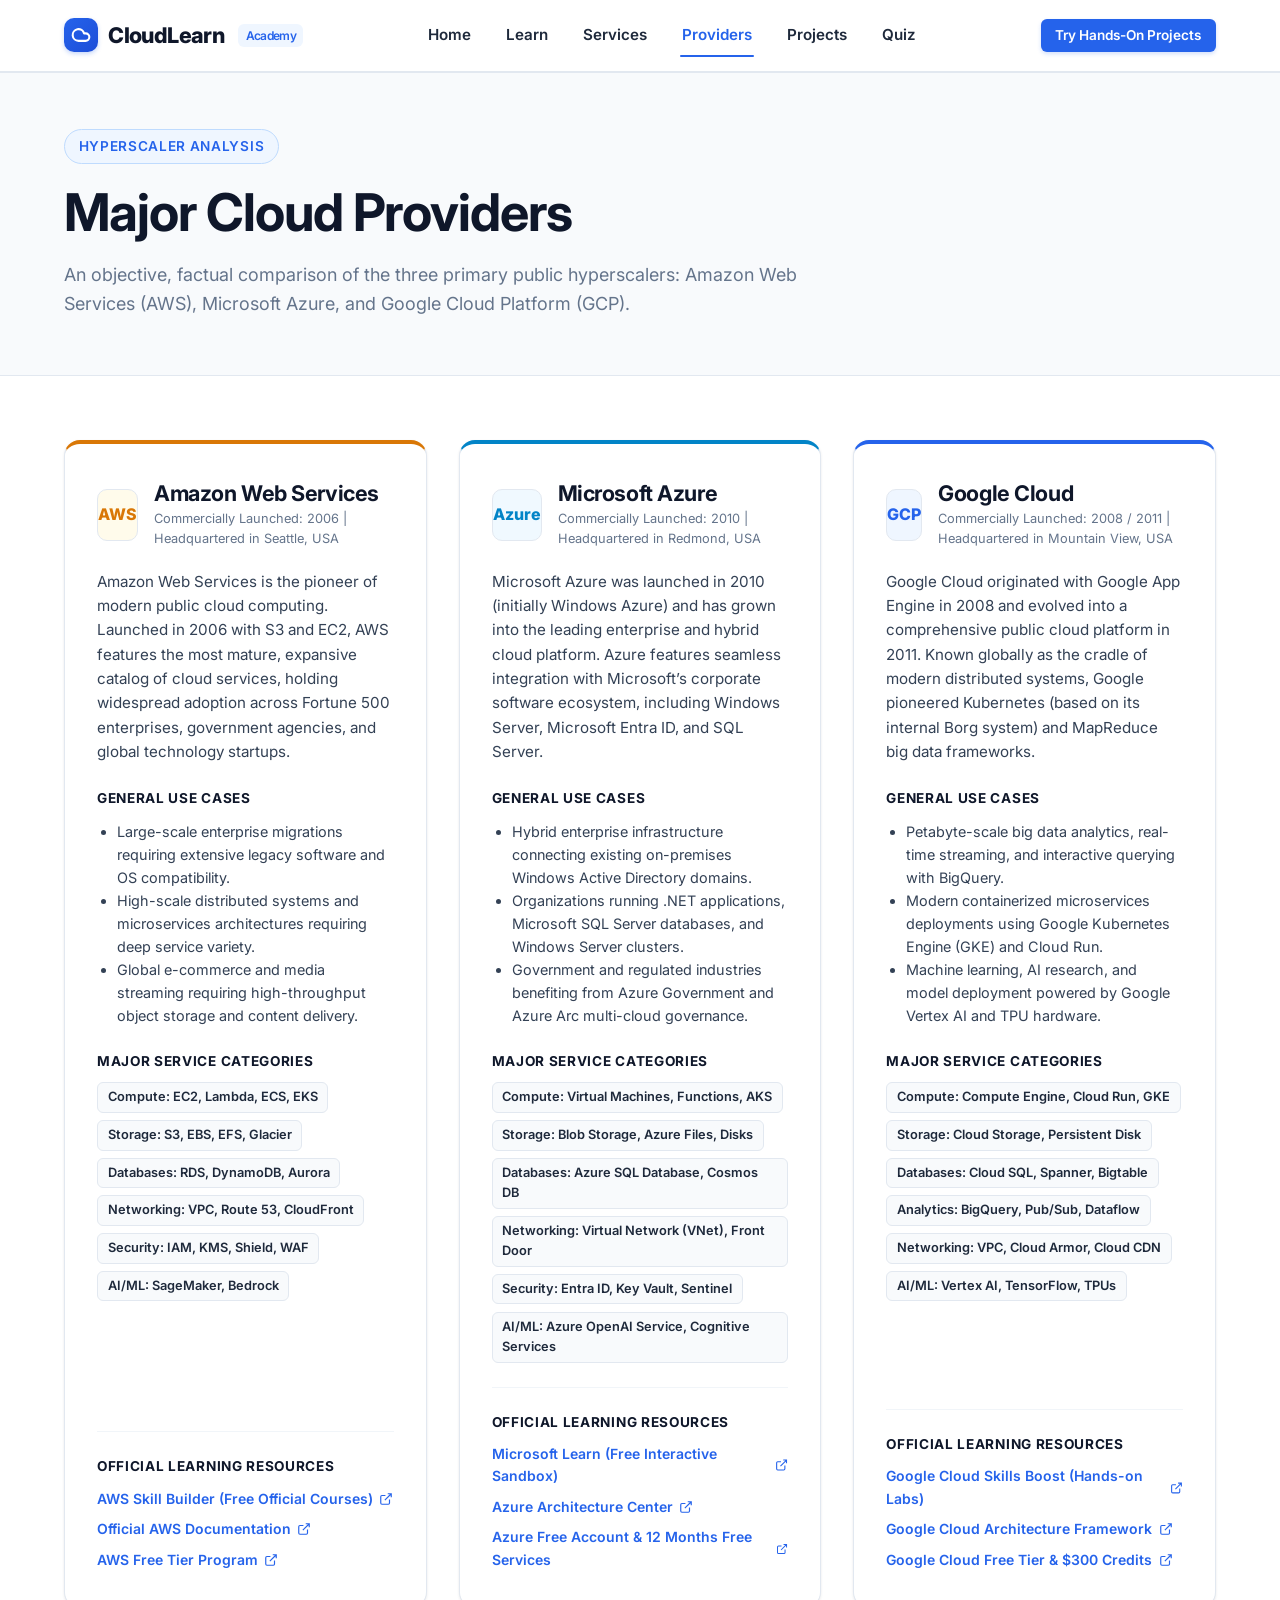
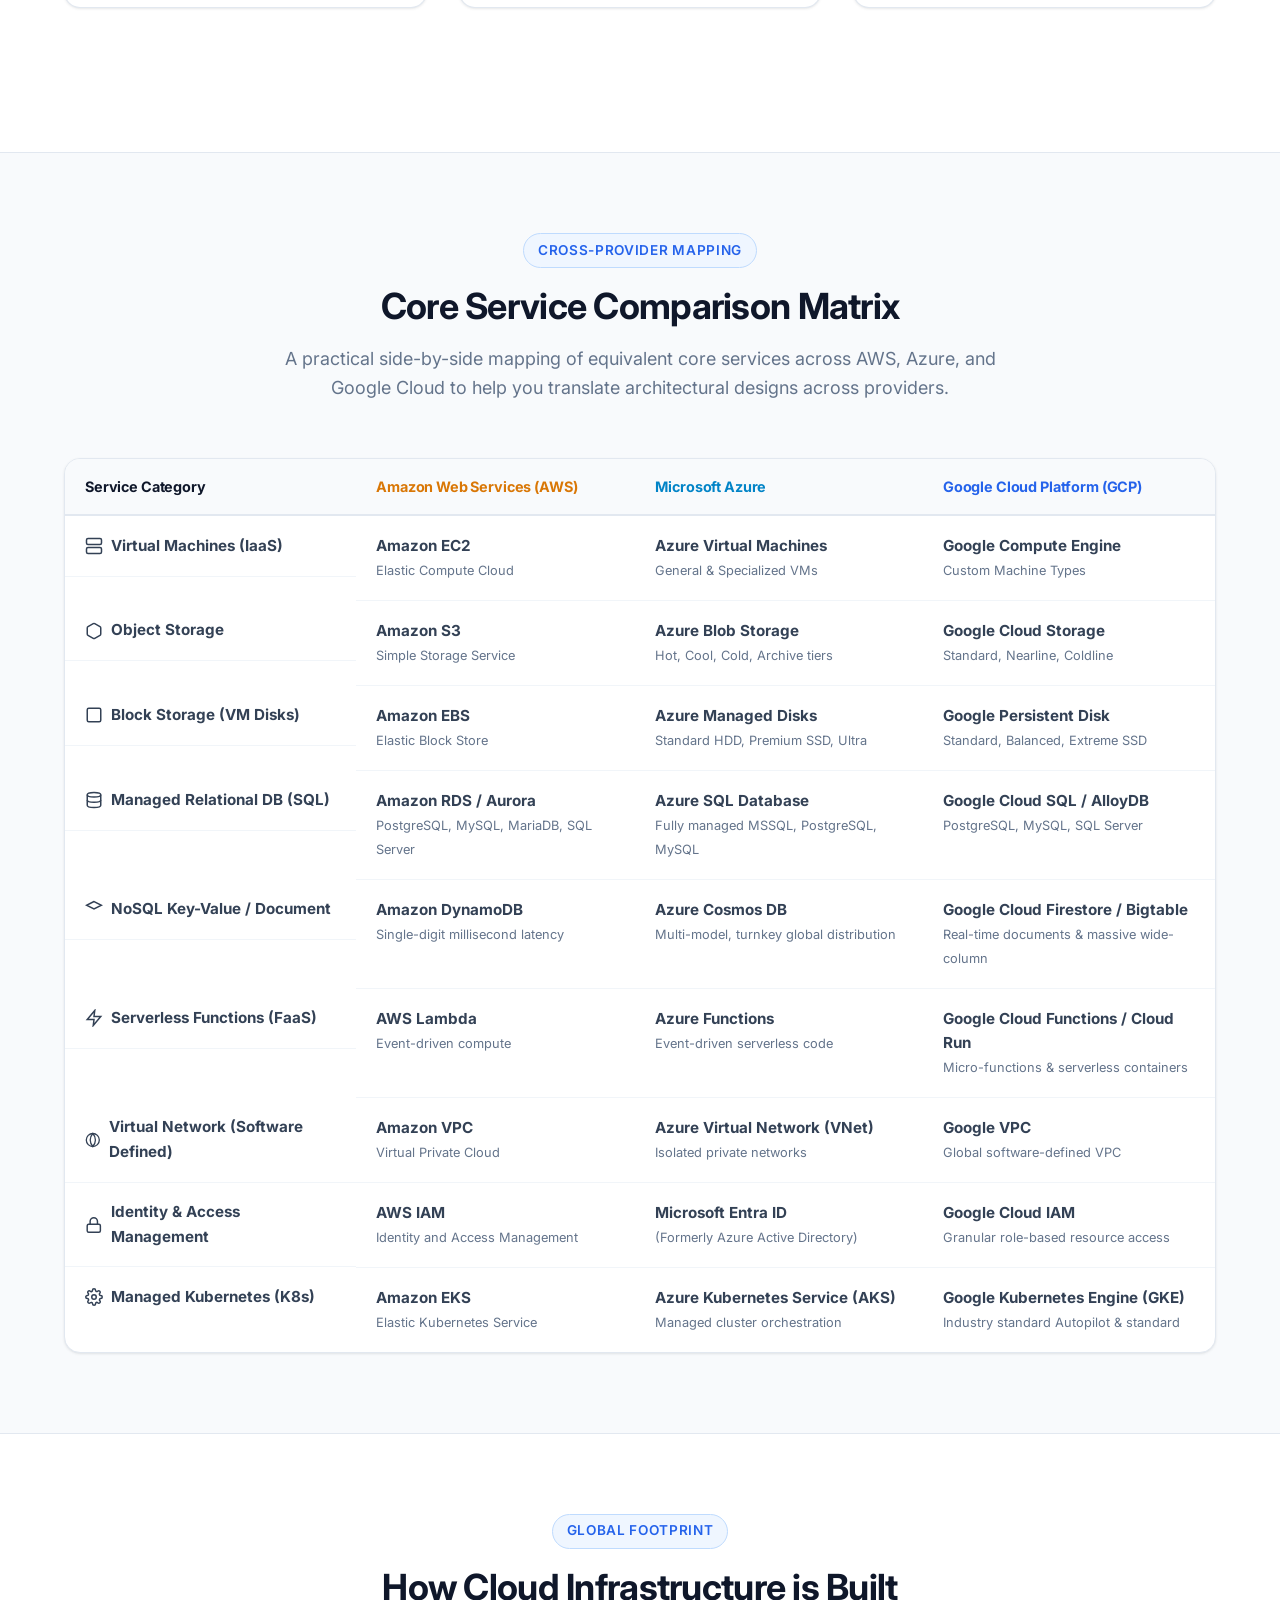
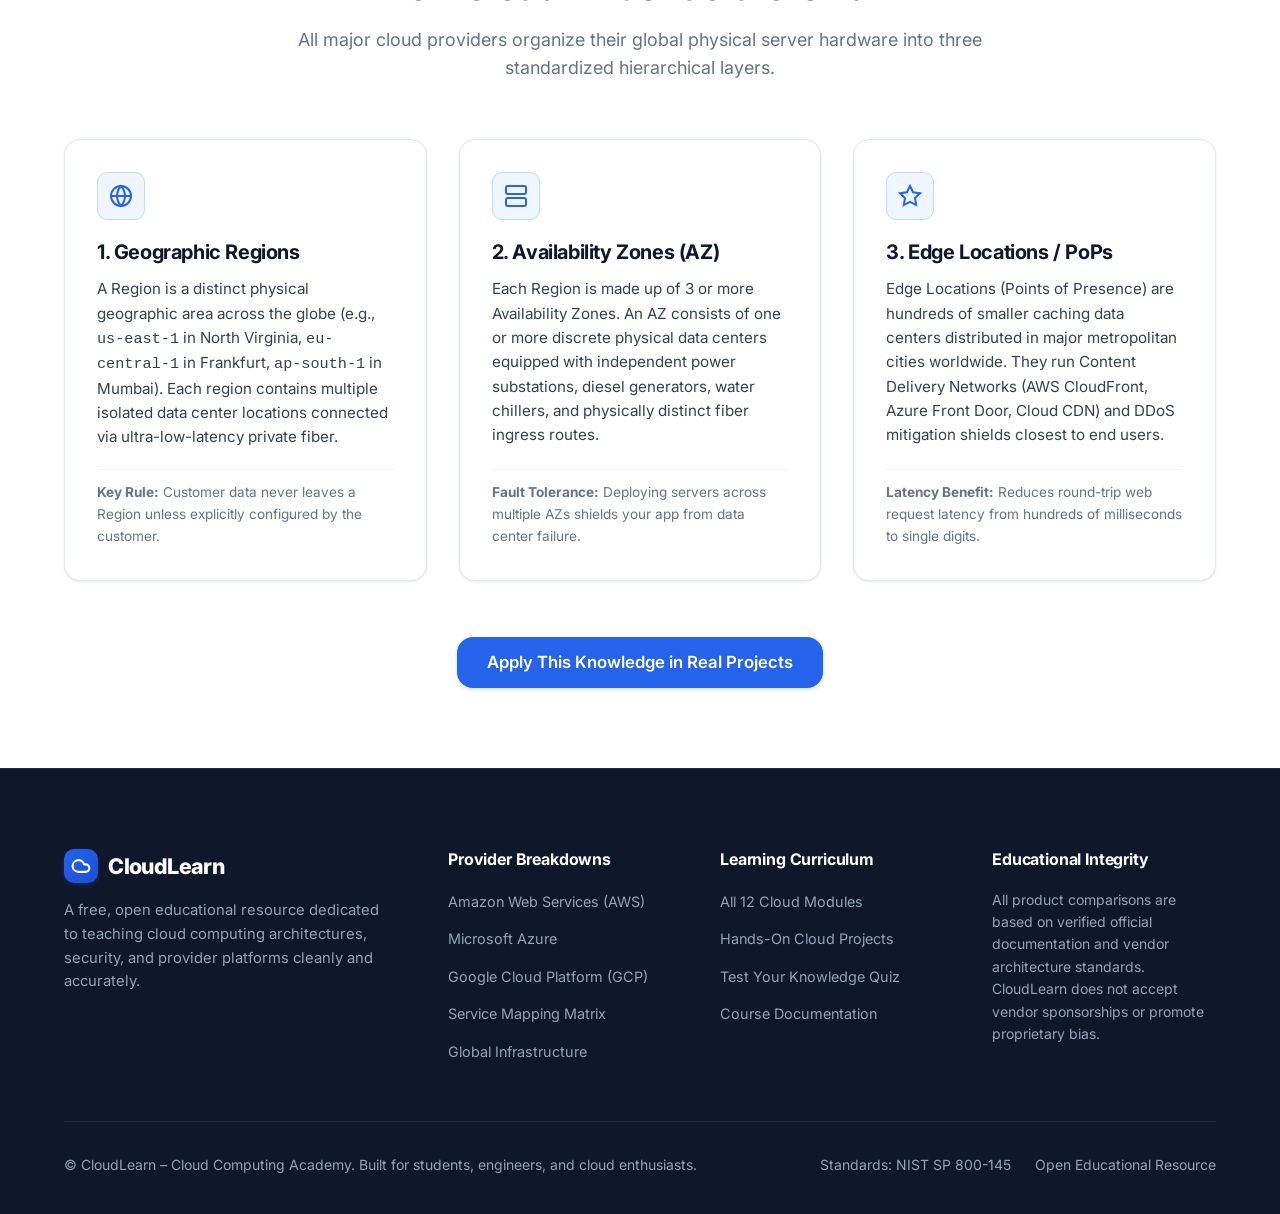
<file: cloudlearn/providers.html>
<!DOCTYPE html>
<html lang="en">
<head>
  <meta charset="UTF-8">
  <meta name="viewport" content="width=device-width, initial-scale=1.0">
  <meta name="description" content="Compare the major public cloud providers: Amazon Web Services (AWS), Microsoft Azure, and Google Cloud Platform (GCP). Factual service mappings, use cases, and official learning resources.">
  <meta name="keywords" content="AWS, Microsoft Azure, Google Cloud, GCP, cloud provider comparison, EC2, S3, Azure VM, Blob, Compute Engine">
  <meta name="author" content="CloudLearn Academy">
  <title>Major Cloud Providers Compared | CloudLearn Academy</title>
  <link rel="preconnect" href="https://fonts.googleapis.com">
  <link rel="preconnect" href="https://fonts.gstatic.com" crossorigin>
  <link href="https://fonts.googleapis.com/css2?family=Inter:wght@400;500;600;700;800&family=JetBrains+Mono:wght@400;500;600&display=swap" rel="stylesheet">
  <link rel="stylesheet" href="css/style.css">
</head>
<body>
  <a href="#main-content" class="skip-link">Skip to main content</a>

  <!-- Header / Navigation Bar -->
  <header class="header" id="site-header">
    <div class="container nav-container">
      <a href="index.html" class="logo" aria-label="CloudLearn Home">
        <div class="logo-icon">
          <svg width="20" height="20" viewBox="0 0 24 24" fill="none" stroke="currentColor" stroke-width="2.5" stroke-linecap="round" stroke-linejoin="round">
            <path d="M17.5 19H9a7 7 0 1 1 6.71-9h1.79a4.5 4.5 0 1 1 0 9Z"></path>
          </svg>
        </div>
        <span>CloudLearn</span>
        <span class="logo-badge">Academy</span>
      </a>

      <!-- Desktop Navigation Links -->
      <nav aria-label="Primary Navigation">
        <ul class="nav-links">
          <li><a href="index.html" class="nav-link">Home</a></li>
          <li><a href="learn.html" class="nav-link">Learn</a></li>
          <li><a href="learn.html#service-models" class="nav-link">Services</a></li>
          <li><a href="providers.html" class="nav-link active">Providers</a></li>
          <li><a href="projects.html" class="nav-link">Projects</a></li>
          <li><a href="quiz.html" class="nav-link">Quiz</a></li>
        </ul>
      </nav>

      <div class="nav-actions">
        <a href="projects.html" class="btn btn-primary btn-sm">Try Hands-On Projects</a>
        <button type="button" class="mobile-toggle" aria-label="Toggle navigation menu" aria-expanded="false" aria-controls="mobile-nav-drawer">
          <svg width="24" height="24" viewBox="0 0 24 24" fill="none" stroke="currentColor" stroke-width="2" stroke-linecap="round" stroke-linejoin="round">
            <line x1="4" y1="8" x2="20" y2="8"></line>
            <line x1="4" y1="16" x2="20" y2="16"></line>
          </svg>
        </button>
      </div>
    </div>
  </header>

  <!-- Mobile Drawer Menu -->
  <div class="mobile-nav" id="mobile-nav-drawer" aria-label="Mobile Navigation">
    <ul class="mobile-nav-links">
      <li><a href="index.html" class="mobile-nav-link">Home</a></li>
      <li><a href="learn.html" class="mobile-nav-link">Learn Topics</a></li>
      <li><a href="learn.html#service-models" class="mobile-nav-link">Service Models</a></li>
      <li><a href="providers.html" class="mobile-nav-link active">Cloud Providers</a></li>
      <li><a href="projects.html" class="mobile-nav-link">Hands-On Projects</a></li>
      <li><a href="quiz.html" class="mobile-nav-link">Knowledge Quiz</a></li>
    </ul>
  </div>

  <main id="main-content" class="main-content">

    <!-- Page Header Banner -->
    <section class="section section-alt" style="padding: 3.5rem 0;" aria-labelledby="providers-page-heading">
      <div class="container">
        <div class="section-header text-left" style="margin-bottom: 0;">
          <div class="section-tag">Hyperscaler Analysis</div>
          <h1 id="providers-page-heading" class="section-title">Major Cloud Providers</h1>
          <p class="section-subtitle">
            An objective, factual comparison of the three primary public hyperscalers: Amazon Web Services (AWS), Microsoft Azure, and Google Cloud Platform (GCP).
          </p>
        </div>
      </div>
    </section>

    <!-- Detailed Provider Cards -->
    <section class="section" style="padding-top: 4rem;">
      <div class="container">
        <div class="provider-cards-grid">

          <!-- 1. Amazon Web Services (AWS) -->
          <article class="provider-card aws" id="aws-deep-dive">
            <div class="provider-header">
              <div class="provider-logo-box">AWS</div>
              <div>
                <h2 class="provider-name">Amazon Web Services</h2>
                <div class="provider-launch">Commercially Launched: 2006 | Headquartered in Seattle, USA</div>
              </div>
            </div>

            <p class="provider-desc">
              Amazon Web Services is the pioneer of modern public cloud computing. Launched in 2006 with S3 and EC2, AWS features the most mature, expansive catalog of cloud services, holding widespread adoption across Fortune 500 enterprises, government agencies, and global technology startups.
            </p>

            <div>
              <div class="provider-section-title">General Use Cases</div>
              <ul style="font-size:0.9rem; line-height:1.6; margin-bottom:1.5rem; color:var(--color-text-main);">
                <li>Large-scale enterprise migrations requiring extensive legacy software and OS compatibility.</li>
                <li>High-scale distributed systems and microservices architectures requiring deep service variety.</li>
                <li>Global e-commerce and media streaming requiring high-throughput object storage and content delivery.</li>
              </ul>
            </div>

            <div>
              <div class="provider-section-title">Major Service Categories</div>
              <div class="service-tag-list">
                <span class="service-tag">Compute: EC2, Lambda, ECS, EKS</span>
                <span class="service-tag">Storage: S3, EBS, EFS, Glacier</span>
                <span class="service-tag">Databases: RDS, DynamoDB, Aurora</span>
                <span class="service-tag">Networking: VPC, Route 53, CloudFront</span>
                <span class="service-tag">Security: IAM, KMS, Shield, WAF</span>
                <span class="service-tag">AI/ML: SageMaker, Bedrock</span>
              </div>
            </div>

            <div class="provider-resources">
              <div class="provider-section-title">Official Learning Resources</div>
              <ul style="list-style:none; padding:0; display:flex; flex-direction:column; gap:0.5rem; font-size:0.875rem;">
                <li>
                  <a href="https://aws.amazon.com/training/" target="_blank" rel="noopener noreferrer" style="display:inline-flex; align-items:center; gap:0.4rem; font-weight:600;">
                    <span>AWS Skill Builder (Free Official Courses)</span>
                    <svg width="14" height="14" viewBox="0 0 24 24" fill="none" stroke="currentColor" stroke-width="2"><path d="M18 13v6a2 2 0 0 1-2 2H5a2 2 0 0 1-2-2V8a2 2 0 0 1 2-2h6M15 3h6v6M10 14L21 3"/></svg>
                  </a>
                </li>
                <li>
                  <a href="https://docs.aws.amazon.com/" target="_blank" rel="noopener noreferrer" style="display:inline-flex; align-items:center; gap:0.4rem; font-weight:600;">
                    <span>Official AWS Documentation</span>
                    <svg width="14" height="14" viewBox="0 0 24 24" fill="none" stroke="currentColor" stroke-width="2"><path d="M18 13v6a2 2 0 0 1-2 2H5a2 2 0 0 1-2-2V8a2 2 0 0 1 2-2h6M15 3h6v6M10 14L21 3"/></svg>
                  </a>
                </li>
                <li>
                  <a href="https://aws.amazon.com/free/" target="_blank" rel="noopener noreferrer" style="display:inline-flex; align-items:center; gap:0.4rem; font-weight:600;">
                    <span>AWS Free Tier Program</span>
                    <svg width="14" height="14" viewBox="0 0 24 24" fill="none" stroke="currentColor" stroke-width="2"><path d="M18 13v6a2 2 0 0 1-2 2H5a2 2 0 0 1-2-2V8a2 2 0 0 1 2-2h6M15 3h6v6M10 14L21 3"/></svg>
                  </a>
                </li>
              </ul>
            </div>
          </article>

          <!-- 2. Microsoft Azure -->
          <article class="provider-card azure" id="azure-deep-dive">
            <div class="provider-header">
              <div class="provider-logo-box">Azure</div>
              <div>
                <h2 class="provider-name">Microsoft Azure</h2>
                <div class="provider-launch">Commercially Launched: 2010 | Headquartered in Redmond, USA</div>
              </div>
            </div>

            <p class="provider-desc">
              Microsoft Azure was launched in 2010 (initially Windows Azure) and has grown into the leading enterprise and hybrid cloud platform. Azure features seamless integration with Microsoft’s corporate software ecosystem, including Windows Server, Microsoft Entra ID, and SQL Server.
            </p>

            <div>
              <div class="provider-section-title">General Use Cases</div>
              <ul style="font-size:0.9rem; line-height:1.6; margin-bottom:1.5rem; color:var(--color-text-main);">
                <li>Hybrid enterprise infrastructure connecting existing on-premises Windows Active Directory domains.</li>
                <li>Organizations running .NET applications, Microsoft SQL Server databases, and Windows Server clusters.</li>
                <li>Government and regulated industries benefiting from Azure Government and Azure Arc multi-cloud governance.</li>
              </ul>
            </div>

            <div>
              <div class="provider-section-title">Major Service Categories</div>
              <div class="service-tag-list">
                <span class="service-tag">Compute: Virtual Machines, Functions, AKS</span>
                <span class="service-tag">Storage: Blob Storage, Azure Files, Disks</span>
                <span class="service-tag">Databases: Azure SQL Database, Cosmos DB</span>
                <span class="service-tag">Networking: Virtual Network (VNet), Front Door</span>
                <span class="service-tag">Security: Entra ID, Key Vault, Sentinel</span>
                <span class="service-tag">AI/ML: Azure OpenAI Service, Cognitive Services</span>
              </div>
            </div>

            <div class="provider-resources">
              <div class="provider-section-title">Official Learning Resources</div>
              <ul style="list-style:none; padding:0; display:flex; flex-direction:column; gap:0.5rem; font-size:0.875rem;">
                <li>
                  <a href="https://learn.microsoft.com/en-us/training/azure/" target="_blank" rel="noopener noreferrer" style="display:inline-flex; align-items:center; gap:0.4rem; font-weight:600;">
                    <span>Microsoft Learn (Free Interactive Sandbox)</span>
                    <svg width="14" height="14" viewBox="0 0 24 24" fill="none" stroke="currentColor" stroke-width="2"><path d="M18 13v6a2 2 0 0 1-2 2H5a2 2 0 0 1-2-2V8a2 2 0 0 1 2-2h6M15 3h6v6M10 14L21 3"/></svg>
                  </a>
                </li>
                <li>
                  <a href="https://learn.microsoft.com/en-us/azure/architecture/" target="_blank" rel="noopener noreferrer" style="display:inline-flex; align-items:center; gap:0.4rem; font-weight:600;">
                    <span>Azure Architecture Center</span>
                    <svg width="14" height="14" viewBox="0 0 24 24" fill="none" stroke="currentColor" stroke-width="2"><path d="M18 13v6a2 2 0 0 1-2 2H5a2 2 0 0 1-2-2V8a2 2 0 0 1 2-2h6M15 3h6v6M10 14L21 3"/></svg>
                  </a>
                </li>
                <li>
                  <a href="https://azure.microsoft.com/en-us/free/" target="_blank" rel="noopener noreferrer" style="display:inline-flex; align-items:center; gap:0.4rem; font-weight:600;">
                    <span>Azure Free Account & 12 Months Free Services</span>
                    <svg width="14" height="14" viewBox="0 0 24 24" fill="none" stroke="currentColor" stroke-width="2"><path d="M18 13v6a2 2 0 0 1-2 2H5a2 2 0 0 1-2-2V8a2 2 0 0 1 2-2h6M15 3h6v6M10 14L21 3"/></svg>
                  </a>
                </li>
              </ul>
            </div>
          </article>

          <!-- 3. Google Cloud Platform (GCP) -->
          <article class="provider-card gcp" id="gcp-deep-dive">
            <div class="provider-header">
              <div class="provider-logo-box">GCP</div>
              <div>
                <h2 class="provider-name">Google Cloud</h2>
                <div class="provider-launch">Commercially Launched: 2008 / 2011 | Headquartered in Mountain View, USA</div>
              </div>
            </div>

            <p class="provider-desc">
              Google Cloud originated with Google App Engine in 2008 and evolved into a comprehensive public cloud platform in 2011. Known globally as the cradle of modern distributed systems, Google pioneered Kubernetes (based on its internal Borg system) and MapReduce big data frameworks.
            </p>

            <div>
              <div class="provider-section-title">General Use Cases</div>
              <ul style="font-size:0.9rem; line-height:1.6; margin-bottom:1.5rem; color:var(--color-text-main);">
                <li>Petabyte-scale big data analytics, real-time streaming, and interactive querying with BigQuery.</li>
                <li>Modern containerized microservices deployments using Google Kubernetes Engine (GKE) and Cloud Run.</li>
                <li>Machine learning, AI research, and model deployment powered by Google Vertex AI and TPU hardware.</li>
              </ul>
            </div>

            <div>
              <div class="provider-section-title">Major Service Categories</div>
              <div class="service-tag-list">
                <span class="service-tag">Compute: Compute Engine, Cloud Run, GKE</span>
                <span class="service-tag">Storage: Cloud Storage, Persistent Disk</span>
                <span class="service-tag">Databases: Cloud SQL, Spanner, Bigtable</span>
                <span class="service-tag">Analytics: BigQuery, Pub/Sub, Dataflow</span>
                <span class="service-tag">Networking: VPC, Cloud Armor, Cloud CDN</span>
                <span class="service-tag">AI/ML: Vertex AI, TensorFlow, TPUs</span>
              </div>
            </div>

            <div class="provider-resources">
              <div class="provider-section-title">Official Learning Resources</div>
              <ul style="list-style:none; padding:0; display:flex; flex-direction:column; gap:0.5rem; font-size:0.875rem;">
                <li>
                  <a href="https://www.cloudskillsboost.google/" target="_blank" rel="noopener noreferrer" style="display:inline-flex; align-items:center; gap:0.4rem; font-weight:600;">
                    <span>Google Cloud Skills Boost (Hands-on Labs)</span>
                    <svg width="14" height="14" viewBox="0 0 24 24" fill="none" stroke="currentColor" stroke-width="2"><path d="M18 13v6a2 2 0 0 1-2 2H5a2 2 0 0 1-2-2V8a2 2 0 0 1 2-2h6M15 3h6v6M10 14L21 3"/></svg>
                  </a>
                </li>
                <li>
                  <a href="https://cloud.google.com/architecture" target="_blank" rel="noopener noreferrer" style="display:inline-flex; align-items:center; gap:0.4rem; font-weight:600;">
                    <span>Google Cloud Architecture Framework</span>
                    <svg width="14" height="14" viewBox="0 0 24 24" fill="none" stroke="currentColor" stroke-width="2"><path d="M18 13v6a2 2 0 0 1-2 2H5a2 2 0 0 1-2-2V8a2 2 0 0 1 2-2h6M15 3h6v6M10 14L21 3"/></svg>
                  </a>
                </li>
                <li>
                  <a href="https://cloud.google.com/free" target="_blank" rel="noopener noreferrer" style="display:inline-flex; align-items:center; gap:0.4rem; font-weight:600;">
                    <span>Google Cloud Free Tier & $300 Credits</span>
                    <svg width="14" height="14" viewBox="0 0 24 24" fill="none" stroke="currentColor" stroke-width="2"><path d="M18 13v6a2 2 0 0 1-2 2H5a2 2 0 0 1-2-2V8a2 2 0 0 1 2-2h6M15 3h6v6M10 14L21 3"/></svg>
                  </a>
                </li>
              </ul>
            </div>
          </article>

        </div>
      </div>
    </section>

    <!-- Side-by-Side Service Comparison Matrix Table -->
    <section class="section section-alt" id="service-matrix" aria-labelledby="matrix-heading">
      <div class="container">
        <div class="section-header">
          <div class="section-tag">Cross-Provider Mapping</div>
          <h2 id="matrix-heading" class="section-title">Core Service Comparison Matrix</h2>
          <p class="section-subtitle">
            A practical side-by-side mapping of equivalent core services across AWS, Azure, and Google Cloud to help you translate architectural designs across providers.
          </p>
        </div>

        <div class="table-responsive">
          <table class="comparison-table" summary="Side by side comparison of equivalent cloud services across AWS, Microsoft Azure, and Google Cloud">
            <thead>
              <tr>
                <th scope="col" style="min-width: 180px;">Service Category</th>
                <th scope="col" style="min-width: 220px; color:var(--color-aws-accent);">Amazon Web Services (AWS)</th>
                <th scope="col" style="min-width: 220px; color:var(--color-azure-accent);">Microsoft Azure</th>
                <th scope="col" style="min-width: 220px; color:var(--color-gcp-accent);">Google Cloud Platform (GCP)</th>
              </tr>
            </thead>
            <tbody>
              <tr>
                <td class="table-category-cell">
                  <svg width="18" height="18" viewBox="0 0 24 24" fill="none" stroke="currentColor" stroke-width="2"><rect x="2" y="2" width="20" height="8" rx="2"/><rect x="2" y="14" width="20" height="8" rx="2"/></svg>
                  Virtual Machines (IaaS)
                </td>
                <td><strong>Amazon EC2</strong><br><span style="font-size:0.8rem; color:var(--color-text-muted);">Elastic Compute Cloud</span></td>
                <td><strong>Azure Virtual Machines</strong><br><span style="font-size:0.8rem; color:var(--color-text-muted);">General & Specialized VMs</span></td>
                <td><strong>Google Compute Engine</strong><br><span style="font-size:0.8rem; color:var(--color-text-muted);">Custom Machine Types</span></td>
              </tr>
              <tr>
                <td class="table-category-cell">
                  <svg width="18" height="18" viewBox="0 0 24 24" fill="none" stroke="currentColor" stroke-width="2"><path d="M21 16V8a2 2 0 0 0-1-1.73l-7-4a2 2 0 0 0-2 0l-7 4A2 2 0 0 0 3 8v8a2 2 0 0 0 1 1.73l7 4a2 2 0 0 0 2 0l7-4A2 2 0 0 0 21 16z"/></svg>
                  Object Storage
                </td>
                <td><strong>Amazon S3</strong><br><span style="font-size:0.8rem; color:var(--color-text-muted);">Simple Storage Service</span></td>
                <td><strong>Azure Blob Storage</strong><br><span style="font-size:0.8rem; color:var(--color-text-muted);">Hot, Cool, Cold, Archive tiers</span></td>
                <td><strong>Google Cloud Storage</strong><br><span style="font-size:0.8rem; color:var(--color-text-muted);">Standard, Nearline, Coldline</span></td>
              </tr>
              <tr>
                <td class="table-category-cell">
                  <svg width="18" height="18" viewBox="0 0 24 24" fill="none" stroke="currentColor" stroke-width="2"><rect x="3" y="3" width="18" height="18" rx="2"/></svg>
                  Block Storage (VM Disks)
                </td>
                <td><strong>Amazon EBS</strong><br><span style="font-size:0.8rem; color:var(--color-text-muted);">Elastic Block Store</span></td>
                <td><strong>Azure Managed Disks</strong><br><span style="font-size:0.8rem; color:var(--color-text-muted);">Standard HDD, Premium SSD, Ultra</span></td>
                <td><strong>Google Persistent Disk</strong><br><span style="font-size:0.8rem; color:var(--color-text-muted);">Standard, Balanced, Extreme SSD</span></td>
              </tr>
              <tr>
                <td class="table-category-cell">
                  <svg width="18" height="18" viewBox="0 0 24 24" fill="none" stroke="currentColor" stroke-width="2"><ellipse cx="12" cy="5" rx="9" ry="3"/><path d="M21 12c0 1.66-4 3-9 3s-9-1.34-9-3"/><path d="M3 5v14c0 1.66 4 3 9 3s9-1.34 9-3V5"/></svg>
                  Managed Relational DB (SQL)
                </td>
                <td><strong>Amazon RDS / Aurora</strong><br><span style="font-size:0.8rem; color:var(--color-text-muted);">PostgreSQL, MySQL, MariaDB, SQL Server</span></td>
                <td><strong>Azure SQL Database</strong><br><span style="font-size:0.8rem; color:var(--color-text-muted);">Fully managed MSSQL, PostgreSQL, MySQL</span></td>
                <td><strong>Google Cloud SQL / AlloyDB</strong><br><span style="font-size:0.8rem; color:var(--color-text-muted);">PostgreSQL, MySQL, SQL Server</span></td>
              </tr>
              <tr>
                <td class="table-category-cell">
                  <svg width="18" height="18" viewBox="0 0 24 24" fill="none" stroke="currentColor" stroke-width="2"><polygon points="12 2 2 7 12 12 22 7 12 2"/></svg>
                  NoSQL Key-Value / Document
                </td>
                <td><strong>Amazon DynamoDB</strong><br><span style="font-size:0.8rem; color:var(--color-text-muted);">Single-digit millisecond latency</span></td>
                <td><strong>Azure Cosmos DB</strong><br><span style="font-size:0.8rem; color:var(--color-text-muted);">Multi-model, turnkey global distribution</span></td>
                <td><strong>Google Cloud Firestore / Bigtable</strong><br><span style="font-size:0.8rem; color:var(--color-text-muted);">Real-time documents & massive wide-column</span></td>
              </tr>
              <tr>
                <td class="table-category-cell">
                  <svg width="18" height="18" viewBox="0 0 24 24" fill="none" stroke="currentColor" stroke-width="2"><polygon points="13 2 3 14 12 14 11 22 21 10 12 10 13 2"/></svg>
                  Serverless Functions (FaaS)
                </td>
                <td><strong>AWS Lambda</strong><br><span style="font-size:0.8rem; color:var(--color-text-muted);">Event-driven compute</span></td>
                <td><strong>Azure Functions</strong><br><span style="font-size:0.8rem; color:var(--color-text-muted);">Event-driven serverless code</span></td>
                <td><strong>Google Cloud Functions / Cloud Run</strong><br><span style="font-size:0.8rem; color:var(--color-text-muted);">Micro-functions & serverless containers</span></td>
              </tr>
              <tr>
                <td class="table-category-cell">
                  <svg width="18" height="18" viewBox="0 0 24 24" fill="none" stroke="currentColor" stroke-width="2"><circle cx="12" cy="12" r="10"/><path d="M12 2a15.3 15.3 0 0 1 4 10 15.3 15.3 0 0 1-4 10 15.3 15.3 0 0 1-4-10 15.3 15.3 0 0 1 4-10z"/></svg>
                  Virtual Network (Software Defined)
                </td>
                <td><strong>Amazon VPC</strong><br><span style="font-size:0.8rem; color:var(--color-text-muted);">Virtual Private Cloud</span></td>
                <td><strong>Azure Virtual Network (VNet)</strong><br><span style="font-size:0.8rem; color:var(--color-text-muted);">Isolated private networks</span></td>
                <td><strong>Google VPC</strong><br><span style="font-size:0.8rem; color:var(--color-text-muted);">Global software-defined VPC</span></td>
              </tr>
              <tr>
                <td class="table-category-cell">
                  <svg width="18" height="18" viewBox="0 0 24 24" fill="none" stroke="currentColor" stroke-width="2"><rect x="3" y="11" width="18" height="11" rx="2"/><path d="M7 11V7a5 5 0 0 1 10 0v4"/></svg>
                  Identity & Access Management
                </td>
                <td><strong>AWS IAM</strong><br><span style="font-size:0.8rem; color:var(--color-text-muted);">Identity and Access Management</span></td>
                <td><strong>Microsoft Entra ID</strong><br><span style="font-size:0.8rem; color:var(--color-text-muted);">(Formerly Azure Active Directory)</span></td>
                <td><strong>Google Cloud IAM</strong><br><span style="font-size:0.8rem; color:var(--color-text-muted);">Granular role-based resource access</span></td>
              </tr>
              <tr>
                <td class="table-category-cell">
                  <svg width="18" height="18" viewBox="0 0 24 24" fill="none" stroke="currentColor" stroke-width="2"><circle cx="12" cy="12" r="3"/><path d="M19.4 15a1.65 1.65 0 0 0 .33 1.82l.06.06a2 2 0 0 1 0 2.83 2 2 0 0 1-2.83 0l-.06-.06a1.65 1.65 0 0 0-1.82-.33 1.65 1.65 0 0 0-1 1.51V21a2 2 0 0 1-2 2 2 2 0 0 1-2-2v-.09A1.65 1.65 0 0 0 9 19.4a1.65 1.65 0 0 0-1.82.33l-.06.06a2 2 0 0 1-2.83 0 2 2 0 0 1 0-2.83l.06-.06a1.65 1.65 0 0 0 .33-1.82 1.65 1.65 0 0 0-1.51-1H3a2 2 0 0 1-2-2 2 2 0 0 1 2-2h.09A1.65 1.65 0 0 0 4.6 9a1.65 1.65 0 0 0-.33-1.82l-.06-.06a2 2 0 0 1 0-2.83 2 2 0 0 1 2.83 0l.06.06a1.65 1.65 0 0 0 1.82.33H9a1.65 1.65 0 0 0 1-1.51V3a2 2 0 0 1 2-2 2 2 0 0 1 2 2v.09a1.65 1.65 0 0 0 1 1.51 1.65 1.65 0 0 0 1.82-.33l.06-.06a2 2 0 0 1 2.83 0 2 2 0 0 1 0 2.83l-.06.06a1.65 1.65 0 0 0-.33 1.82V9a1.65 1.65 0 0 0 1.51 1H21a2 2 0 0 1 2 2 2 2 0 0 1-2 2h-.09a1.65 1.65 0 0 0-1.51 1z"/></svg>
                  Managed Kubernetes (K8s)
                </td>
                <td><strong>Amazon EKS</strong><br><span style="font-size:0.8rem; color:var(--color-text-muted);">Elastic Kubernetes Service</span></td>
                <td><strong>Azure Kubernetes Service (AKS)</strong><br><span style="font-size:0.8rem; color:var(--color-text-muted);">Managed cluster orchestration</span></td>
                <td><strong>Google Kubernetes Engine (GKE)</strong><br><span style="font-size:0.8rem; color:var(--color-text-muted);">Industry standard Autopilot & standard</span></td>
              </tr>
            </tbody>
          </table>
        </div>
      </div>
    </section>

    <!-- Global Infrastructure Concept Section -->
    <section class="section" id="infrastructure" aria-labelledby="infra-heading">
      <div class="container">
        <div class="section-header">
          <div class="section-tag">Global Footprint</div>
          <h2 id="infra-heading" class="section-title">How Cloud Infrastructure is Built</h2>
          <p class="section-subtitle">
            All major cloud providers organize their global physical server hardware into three standardized hierarchical layers.
          </p>
        </div>

        <div class="grid-3">
          <div class="card">
            <div class="card-icon">
              <svg width="24" height="24" viewBox="0 0 24 24" fill="none" stroke="currentColor" stroke-width="2"><circle cx="12" cy="12" r="10"/><line x1="2" y1="12" x2="22" y2="12"/><path d="M12 2a15.3 15.3 0 0 1 4 10 15.3 15.3 0 0 1-4 10 15.3 15.3 0 0 1-4-10 15.3 15.3 0 0 1 4-10z"/></svg>
            </div>
            <h3 class="card-title">1. Geographic Regions</h3>
            <p class="card-desc">
              A Region is a distinct physical geographic area across the globe (e.g., <code>us-east-1</code> in North Virginia, <code>eu-central-1</code> in Frankfurt, <code>ap-south-1</code> in Mumbai). Each region contains multiple isolated data center locations connected via ultra-low-latency private fiber.
            </p>
            <div style="font-size:0.85rem; color:var(--color-text-muted); border-top:1px solid var(--border-color-light); padding-top:0.75rem;">
              <strong>Key Rule:</strong> Customer data never leaves a Region unless explicitly configured by the customer.
            </div>
          </div>

          <div class="card">
            <div class="card-icon">
              <svg width="24" height="24" viewBox="0 0 24 24" fill="none" stroke="currentColor" stroke-width="2"><rect x="2" y="2" width="20" height="8" rx="2"/><rect x="2" y="14" width="20" height="8" rx="2"/></svg>
            </div>
            <h3 class="card-title">2. Availability Zones (AZ)</h3>
            <p class="card-desc">
              Each Region is made up of 3 or more Availability Zones. An AZ consists of one or more discrete physical data centers equipped with independent power substations, diesel generators, water chillers, and physically distinct fiber ingress routes.
            </p>
            <div style="font-size:0.85rem; color:var(--color-text-muted); border-top:1px solid var(--border-color-light); padding-top:0.75rem;">
              <strong>Fault Tolerance:</strong> Deploying servers across multiple AZs shields your app from data center failure.
            </div>
          </div>

          <div class="card">
            <div class="card-icon">
              <svg width="24" height="24" viewBox="0 0 24 24" fill="none" stroke="currentColor" stroke-width="2"><polygon points="12 2 15.09 8.26 22 9.27 17 14.14 18.18 21.02 12 17.77 5.82 21.02 7 14.14 2 9.27 8.91 8.26 12 2"/></polygon>
            </div>
            <h3 class="card-title">3. Edge Locations / PoPs</h3>
            <p class="card-desc">
              Edge Locations (Points of Presence) are hundreds of smaller caching data centers distributed in major metropolitan cities worldwide. They run Content Delivery Networks (AWS CloudFront, Azure Front Door, Cloud CDN) and DDoS mitigation shields closest to end users.
            </p>
            <div style="font-size:0.85rem; color:var(--color-text-muted); border-top:1px solid var(--border-color-light); padding-top:0.75rem;">
              <strong>Latency Benefit:</strong> Reduces round-trip web request latency from hundreds of milliseconds to single digits.
            </div>
          </div>
        </div>

        <div style="text-align: center; margin-top: 3.5rem;">
          <a href="projects.html" class="btn btn-primary btn-lg">Apply This Knowledge in Real Projects</a>
        </div>
      </div>
    </section>

  </main>

  <!-- Shared Footer -->
  <footer class="footer" role="contentinfo">
    <div class="container">
      <div class="footer-grid">
        <div class="footer-brand">
          <a href="index.html" class="logo" style="color:var(--color-white);">
            <div class="logo-icon">
              <svg width="20" height="20" viewBox="0 0 24 24" fill="none" stroke="currentColor" stroke-width="2.5" stroke-linecap="round" stroke-linejoin="round">
                <path d="M17.5 19H9a7 7 0 1 1 6.71-9h1.79a4.5 4.5 0 1 1 0 9Z"></path>
              </svg>
            </div>
            <span>CloudLearn</span>
          </a>
          <p class="footer-desc">
            A free, open educational resource dedicated to teaching cloud computing architectures, security, and provider platforms cleanly and accurately.
          </p>
        </div>

        <div>
          <h4 class="footer-heading">Provider Breakdowns</h4>
          <ul class="footer-links">
            <li><a href="#aws-deep-dive" class="footer-link">Amazon Web Services (AWS)</a></li>
            <li><a href="#azure-deep-dive" class="footer-link">Microsoft Azure</a></li>
            <li><a href="#gcp-deep-dive" class="footer-link">Google Cloud Platform (GCP)</a></li>
            <li><a href="#service-matrix" class="footer-link">Service Mapping Matrix</a></li>
            <li><a href="#infrastructure" class="footer-link">Global Infrastructure</a></li>
          </ul>
        </div>

        <div>
          <h4 class="footer-heading">Learning Curriculum</h4>
          <ul class="footer-links">
            <li><a href="learn.html" class="footer-link">All 12 Cloud Modules</a></li>
            <li><a href="projects.html" class="footer-link">Hands-On Cloud Projects</a></li>
            <li><a href="quiz.html" class="footer-link">Test Your Knowledge Quiz</a></li>
            <li><a href="README.md" class="footer-link" target="_blank" rel="noopener">Course Documentation</a></li>
          </ul>
        </div>

        <div>
          <h4 class="footer-heading">Educational Integrity</h4>
          <p style="font-size:0.875rem; line-height:1.6; color:#94a3b8;">
            All product comparisons are based on verified official documentation and vendor architecture standards. CloudLearn does not accept vendor sponsorships or promote proprietary bias.
          </p>
        </div>
      </div>

      <div class="footer-bottom">
        <div>
          &copy; CloudLearn – Cloud Computing Academy. Built for students, engineers, and cloud enthusiasts.
        </div>
        <div class="footer-legal-links">
          <span>Standards: NIST SP 800-145</span>
          <span>Open Educational Resource</span>
        </div>
      </div>
    </div>
  </footer>

  <button type="button" class="back-to-top" aria-label="Back to top">
    <svg width="20" height="20" viewBox="0 0 24 24" fill="none" stroke="currentColor" stroke-width="2.5" stroke-linecap="round" stroke-linejoin="round">
      <polyline points="18 15 12 9 6 15"></polyline>
    </svg>
  </button>

  <script src="js/main.js"></script>
</body>
</html>
</file>
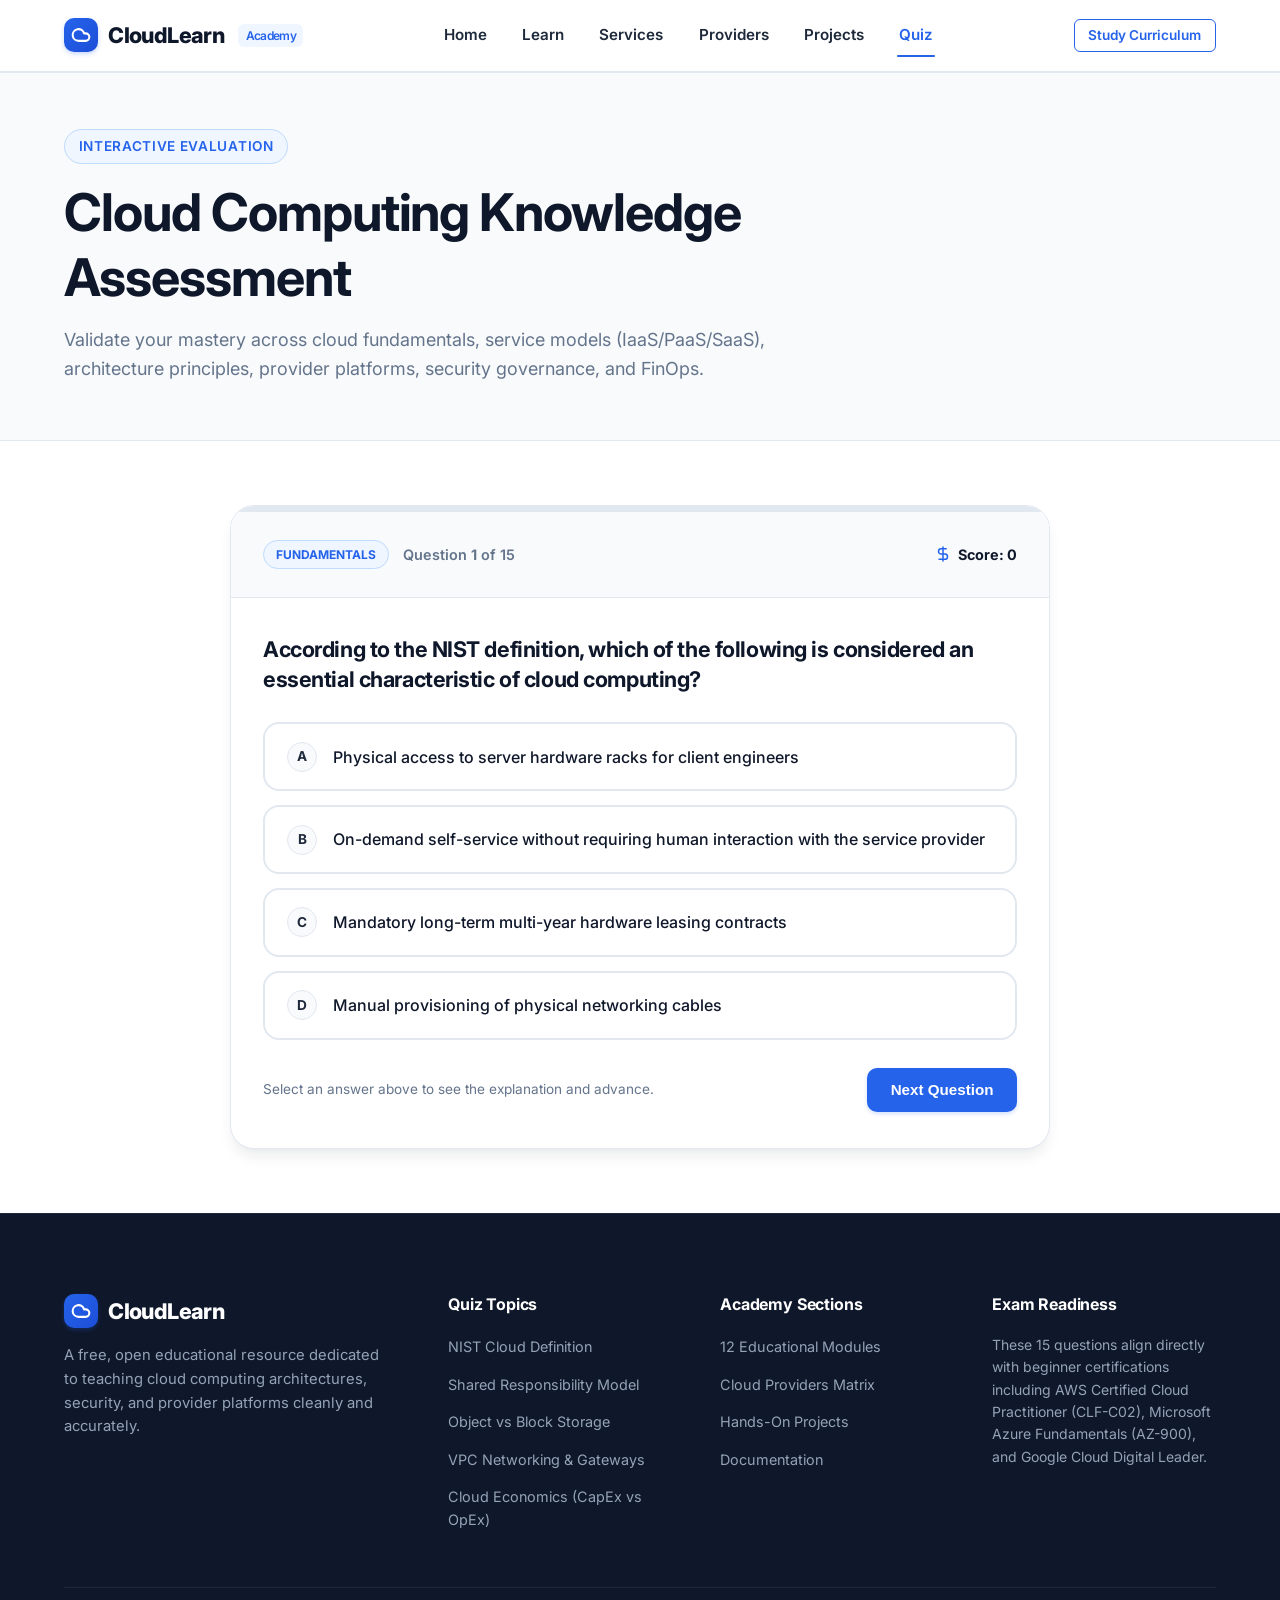
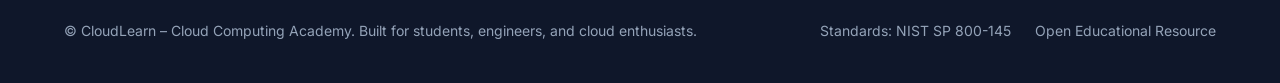
<file: cloudlearn/quiz.html>
<!DOCTYPE html>
<html lang="en">
<head>
  <meta charset="UTF-8">
  <meta name="viewport" content="width=device-width, initial-scale=1.0">
  <meta name="description" content="Test your cloud computing skills with our interactive 15-question quiz. Covers IaaS, PaaS, SaaS, AWS, Azure, GCP, VPC, cloud storage, and security architectures.">
  <meta name="keywords" content="cloud computing quiz, cloud assessment, AWS quiz, Azure quiz, IaaS PaaS SaaS quiz, cloud exam practice">
  <meta name="author" content="CloudLearn Academy">
  <title>Interactive Cloud Computing Quiz | CloudLearn Academy</title>
  <link rel="preconnect" href="https://fonts.googleapis.com">
  <link rel="preconnect" href="https://fonts.gstatic.com" crossorigin>
  <link href="https://fonts.googleapis.com/css2?family=Inter:wght@400;500;600;700;800&family=JetBrains+Mono:wght@400;500;600&display=swap" rel="stylesheet">
  <link rel="stylesheet" href="css/style.css">
</head>
<body>
  <a href="#main-content" class="skip-link">Skip to main content</a>

  <!-- Header / Navigation Bar -->
  <header class="header" id="site-header">
    <div class="container nav-container">
      <a href="index.html" class="logo" aria-label="CloudLearn Home">
        <div class="logo-icon">
          <svg width="20" height="20" viewBox="0 0 24 24" fill="none" stroke="currentColor" stroke-width="2.5" stroke-linecap="round" stroke-linejoin="round">
            <path d="M17.5 19H9a7 7 0 1 1 6.71-9h1.79a4.5 4.5 0 1 1 0 9Z"></path>
          </svg>
        </div>
        <span>CloudLearn</span>
        <span class="logo-badge">Academy</span>
      </a>

      <!-- Desktop Navigation Links -->
      <nav aria-label="Primary Navigation">
        <ul class="nav-links">
          <li><a href="index.html" class="nav-link">Home</a></li>
          <li><a href="learn.html" class="nav-link">Learn</a></li>
          <li><a href="learn.html#service-models" class="nav-link">Services</a></li>
          <li><a href="providers.html" class="nav-link">Providers</a></li>
          <li><a href="projects.html" class="nav-link">Projects</a></li>
          <li><a href="quiz.html" class="nav-link active">Quiz</a></li>
        </ul>
      </nav>

      <div class="nav-actions">
        <a href="learn.html" class="btn btn-outline btn-sm">Study Curriculum</a>
        <button type="button" class="mobile-toggle" aria-label="Toggle navigation menu" aria-expanded="false" aria-controls="mobile-nav-drawer">
          <svg width="24" height="24" viewBox="0 0 24 24" fill="none" stroke="currentColor" stroke-width="2" stroke-linecap="round" stroke-linejoin="round">
            <line x1="4" y1="8" x2="20" y2="8"></line>
            <line x1="4" y1="16" x2="20" y2="16"></line>
          </svg>
        </button>
      </div>
    </div>
  </header>

  <!-- Mobile Drawer Menu -->
  <div class="mobile-nav" id="mobile-nav-drawer" aria-label="Mobile Navigation">
    <ul class="mobile-nav-links">
      <li><a href="index.html" class="mobile-nav-link">Home</a></li>
      <li><a href="learn.html" class="mobile-nav-link">Learn Topics</a></li>
      <li><a href="learn.html#service-models" class="mobile-nav-link">Service Models</a></li>
      <li><a href="providers.html" class="mobile-nav-link">Cloud Providers</a></li>
      <li><a href="projects.html" class="mobile-nav-link">Hands-On Projects</a></li>
      <li><a href="quiz.html" class="mobile-nav-link active">Knowledge Quiz</a></li>
    </ul>
  </div>

  <main id="main-content" class="main-content">

    <!-- Page Header Banner -->
    <section class="section section-alt" style="padding: 3.5rem 0;" aria-labelledby="quiz-page-heading">
      <div class="container">
        <div class="section-header text-left" style="margin-bottom: 0;">
          <div class="section-tag">Interactive Evaluation</div>
          <h1 id="quiz-page-heading" class="section-title">Cloud Computing Knowledge Assessment</h1>
          <p class="section-subtitle">
            Validate your mastery across cloud fundamentals, service models (IaaS/PaaS/SaaS), architecture principles, provider platforms, security governance, and FinOps.
          </p>
        </div>
      </div>
    </section>

    <!-- Quiz Interactive Section -->
    <section class="section" style="padding: 4rem 0;">
      <div class="container">
        <div class="quiz-wrapper">

          <!-- Active Quiz Card -->
          <div class="quiz-card" id="quizCard" role="region" aria-label="Quiz Question Card">
            <div class="quiz-progress-bar-container" aria-hidden="true">
              <div class="quiz-progress-bar-fill" id="progressFill"></div>
            </div>

            <div class="quiz-header">
              <div class="quiz-progress-info">
                <span class="quiz-category-tag" id="categoryBadge">Fundamentals</span>
                <span class="quiz-question-counter">
                  Question <strong id="currentQNum">1</strong> of <span id="totalQNum">15</span>
                </span>
              </div>
              <div class="quiz-score-badge">
                <svg width="18" height="18" viewBox="0 0 24 24" fill="none" stroke="currentColor" stroke-width="2" style="color:var(--color-primary);"><path d="M12 2v20M17 5H9.5a3.5 3.5 0 0 0 0 7h5a3.5 3.5 0 0 1 0 7H6"/></svg>
                <span>Score: <span id="currentScoreDisplay">0</span></span>
              </div>
            </div>

            <div class="quiz-body">
              <h2 class="quiz-question-text" id="questionText">
                Loading question...
              </h2>

              <div class="quiz-options-grid" id="optionsContainer" role="group" aria-label="Question choices">
                <!-- Dynamically generated via quiz.js -->
              </div>

              <!-- Explanation Area (Revealed on Answer Selection) -->
              <div class="quiz-explanation-box" id="explanationBox" aria-live="polite">
                <!-- Dynamically populated -->
              </div>

              <div class="quiz-actions">
                <span style="font-size:0.85rem; color:var(--color-text-muted);">
                  Select an answer above to see the explanation and advance.
                </span>
                <button type="button" class="btn btn-primary" id="nextBtn" disabled>
                  <span>Next Question</span>
                  <svg width="16" height="16" viewBox="0 0 24 24" fill="none" stroke="currentColor" stroke-width="2.5"><polyline points="9 18 15 12 9 6"/></svg>
                </button>
              </div>
            </div>
          </div>

          <!-- Final Results Card (Initially Hidden) -->
          <div class="quiz-card quiz-results-card" id="resultsCard" role="region" aria-label="Quiz Results Summary">
            <div class="results-score-circle">
              <div class="results-score-number" id="finalScoreNumber">0%</div>
              <div class="results-score-label">Final Score</div>
            </div>

            <h2 class="results-title" id="resultsTitle">Quiz Completed!</h2>
            <p class="results-feedback" id="resultsFeedback">
              Calculating your performance...
            </p>

            <div class="results-category-breakdown">
              <div class="breakdown-title">Performance by Knowledge Category</div>
              <div id="categoryBreakdownList">
                <!-- Populated dynamically via quiz.js -->
              </div>
            </div>

            <div class="results-btn-group">
              <button type="button" class="btn btn-primary btn-lg" id="restartBtn">
                <svg width="18" height="18" viewBox="0 0 24 24" fill="none" stroke="currentColor" stroke-width="2"><polyline points="1 4 1 10 7 10"/><path d="M3.51 15a9 9 0 1 0 2.13-9.36L1 10"/></svg>
                <span>Retake Quiz</span>
              </button>
              <button type="button" class="btn btn-secondary btn-lg" id="reviewToggleBtn">
                <span>Review All Questions & Answers</span>
              </button>
              <a href="learn.html" class="btn btn-outline btn-lg">Back to Modules</a>
            </div>

            <!-- Detailed Question Review Section -->
            <div class="quiz-review-section" id="reviewSection">
              <h3 style="font-size:1.35rem; margin-bottom:1.25rem; color:var(--color-navy-dark);">Detailed Answer Review</h3>
              <div id="reviewListContainer">
                <!-- Populated by quiz.js -->
              </div>
            </div>
          </div>

        </div>
      </div>
    </section>

  </main>

  <!-- Shared Footer -->
  <footer class="footer" role="contentinfo">
    <div class="container">
      <div class="footer-grid">
        <div class="footer-brand">
          <a href="index.html" class="logo" style="color:var(--color-white);">
            <div class="logo-icon">
              <svg width="20" height="20" viewBox="0 0 24 24" fill="none" stroke="currentColor" stroke-width="2.5" stroke-linecap="round" stroke-linejoin="round">
                <path d="M17.5 19H9a7 7 0 1 1 6.71-9h1.79a4.5 4.5 0 1 1 0 9Z"></path>
              </svg>
            </div>
            <span>CloudLearn</span>
          </a>
          <p class="footer-desc">
            A free, open educational resource dedicated to teaching cloud computing architectures, security, and provider platforms cleanly and accurately.
          </p>
        </div>

        <div>
          <h4 class="footer-heading">Quiz Topics</h4>
          <ul class="footer-links">
            <li><a href="learn.html#topic-definition" class="footer-link">NIST Cloud Definition</a></li>
            <li><a href="learn.html#topic-service-models" class="footer-link">Shared Responsibility Model</a></li>
            <li><a href="learn.html#topic-storage" class="footer-link">Object vs Block Storage</a></li>
            <li><a href="learn.html#topic-networking" class="footer-link">VPC Networking & Gateways</a></li>
            <li><a href="learn.html#topic-cost" class="footer-link">Cloud Economics (CapEx vs OpEx)</a></li>
          </ul>
        </div>

        <div>
          <h4 class="footer-heading">Academy Sections</h4>
          <ul class="footer-links">
            <li><a href="learn.html" class="footer-link">12 Educational Modules</a></li>
            <li><a href="providers.html" class="footer-link">Cloud Providers Matrix</a></li>
            <li><a href="projects.html" class="footer-link">Hands-On Projects</a></li>
            <li><a href="README.md" class="footer-link" target="_blank" rel="noopener">Documentation</a></li>
          </ul>
        </div>

        <div>
          <h4 class="footer-heading">Exam Readiness</h4>
          <p style="font-size:0.875rem; line-height:1.6; color:#94a3b8;">
            These 15 questions align directly with beginner certifications including AWS Certified Cloud Practitioner (CLF-C02), Microsoft Azure Fundamentals (AZ-900), and Google Cloud Digital Leader.
          </p>
        </div>
      </div>

      <div class="footer-bottom">
        <div>
          &copy; CloudLearn – Cloud Computing Academy. Built for students, engineers, and cloud enthusiasts.
        </div>
        <div class="footer-legal-links">
          <span>Standards: NIST SP 800-145</span>
          <span>Open Educational Resource</span>
        </div>
      </div>
    </div>
  </footer>

  <button type="button" class="back-to-top" aria-label="Back to top">
    <svg width="20" height="20" viewBox="0 0 24 24" fill="none" stroke="currentColor" stroke-width="2.5" stroke-linecap="round" stroke-linejoin="round">
      <polyline points="18 15 12 9 6 15"></polyline>
    </svg>
  </button>

  <script src="js/main.js"></script>
  <script src="js/quiz.js"></script>
</body>
</html>
</file>
<file: cloudlearn/css/style.css>
/* ==========================================================================
   CloudLearn – Cloud Computing Academy
   Modern, Clean, Responsive Stylesheet (Pure CSS3)
   ========================================================================== */

/* --------------------------------------------------------------------------
   1. CSS Reset & Design Tokens (Variables)
   -------------------------------------------------------------------------- */
:root {
  /* Color Palette - Clean White & Professional Tech-Education */
  --color-white: #ffffff;
  --color-bg: #ffffff;
  --color-bg-alt: #f8fafc;
  --color-bg-subtle: #f0f7ff;
  --color-bg-subtle-hover: #e0f2fe;
  
  /* Text & Headings */
  --color-navy-dark: #0f172a;       /* Primary Headings */
  --color-navy-medium: #1e293b;     /* Secondary Headings */
  --color-text-main: #334155;       /* Body Text */
  --color-text-muted: #64748b;      /* Muted / Captions */
  --color-text-light: #94a3b8;      /* Borders / Subtle text */
  
  /* Brand Primary & Accents */
  --color-primary: #2563eb;         /* Vibrant Tech Blue */
  --color-primary-hover: #1d4ed8;   /* Darker Blue */
  --color-primary-active: #1e40af;
  --color-primary-subtle: #eff6ff;  /* Ultra Light Blue */
  --color-primary-border: #bfdbfe;  /* Blue tint border */

  /* Semantic Feedback Colors */
  --color-success: #059669;
  --color-success-bg: #ecfdf5;
  --color-success-border: #a7f3d0;
  --color-warning: #d97706;
  --color-warning-bg: #fffbeb;
  --color-warning-border: #fde68a;
  --color-danger: #dc2626;
  --color-danger-bg: #fef2f2;
  --color-danger-border: #fecaca;
  --color-info: #0284c7;
  --color-info-bg: #f0f9ff;
  --color-info-border: #bae6fd;

  /* Provider Brand Tints (Factual & Subtle) */
  --color-aws-accent: #d97706;
  --color-aws-bg: #fffbeb;
  --color-azure-accent: #0284c7;
  --color-azure-bg: #f0f9ff;
  --color-gcp-accent: #2563eb;
  --color-gcp-bg: #eff6ff;

  /* Borders & Shadows */
  --border-color: #e2e8f0;
  --border-color-light: #f1f5f9;
  --border-radius-sm: 6px;
  --border-radius-md: 10px;
  --border-radius-lg: 16px;
  --border-radius-xl: 24px;
  --border-radius-full: 9999px;

  --shadow-xs: 0 1px 2px 0 rgba(15, 23, 42, 0.05);
  --shadow-sm: 0 1px 3px 0 rgba(15, 23, 42, 0.08), 0 1px 2px -1px rgba(15, 23, 42, 0.08);
  --shadow-md: 0 4px 6px -1px rgba(15, 23, 42, 0.08), 0 2px 4px -2px rgba(15, 23, 42, 0.06);
  --shadow-lg: 0 10px 15px -3px rgba(15, 23, 42, 0.08), 0 4px 6px -4px rgba(15, 23, 42, 0.04);
  --shadow-hover: 0 12px 24px -4px rgba(37, 99, 235, 0.12), 0 4px 6px -2px rgba(15, 23, 42, 0.04);

  /* Typography */
  --font-sans: 'Inter', system-ui, -apple-system, BlinkMacSystemFont, 'Segoe UI', Roboto, Helvetica, Arial, sans-serif;
  --font-mono: 'JetBrains Mono', 'Fira Code', Consolas, Monaco, monospace;

  /* Transitions */
  --transition-fast: 150ms cubic-bezier(0.4, 0, 0.2, 1);
  --transition-normal: 250ms cubic-bezier(0.4, 0, 0.2, 1);
  --transition-slow: 350ms cubic-bezier(0.4, 0, 0.2, 1);

  /* Layout */
  --max-width: 1200px;
  --header-height: 72px;
}

*, *::before, *::after {
  box-sizing: border-box;
  margin: 0;
  padding: 0;
}

html {
  font-size: 16px;
  scroll-behavior: smooth;
  scroll-padding-top: calc(var(--header-height) + 16px);
  -webkit-text-size-adjust: 100%;
}

body {
  font-family: var(--font-sans);
  font-size: 1rem;
  line-height: 1.6;
  color: var(--color-text-main);
  background-color: var(--color-bg);
  min-height: 100vh;
  display: flex;
  flex-direction: column;
  -webkit-font-smoothing: antialiased;
  -moz-osx-font-smoothing: grayscale;
}

/* Accessible focus outlines */
:focus-visible {
  outline: 2px solid var(--color-primary);
  outline-offset: 3px;
}

/* Accessibility skip link */
.skip-link {
  position: absolute;
  top: -60px;
  left: 16px;
  background: var(--color-primary);
  color: var(--color-white);
  padding: 8px 16px;
  border-radius: var(--border-radius-sm);
  z-index: 9999;
  font-weight: 600;
  transition: top var(--transition-fast);
}
.skip-link:focus {
  top: 16px;
}

/* Screen reader only utility */
.sr-only {
  position: absolute;
  width: 1px;
  height: 1px;
  padding: 0;
  margin: -1px;
  overflow: hidden;
  clip: rect(0, 0, 0, 0);
  white-space: nowrap;
  border-width: 0;
}

/* Typography styles */
h1, h2, h3, h4, h5, h6 {
  color: var(--color-navy-dark);
  font-weight: 700;
  line-height: 1.25;
  letter-spacing: -0.02em;
}

h1 { font-size: clamp(2rem, 4vw + 1rem, 3.25rem); }
h2 { font-size: clamp(1.6rem, 2.5vw + 0.8rem, 2.25rem); }
h3 { font-size: clamp(1.2rem, 1.5vw + 0.6rem, 1.5rem); }
h4 { font-size: 1.15rem; }

p {
  margin-bottom: 1rem;
}
p:last-child {
  margin-bottom: 0;
}

a {
  color: var(--color-primary);
  text-decoration: none;
  transition: color var(--transition-fast);
}
a:hover {
  color: var(--color-primary-hover);
}

img, svg {
  display: block;
  max-width: 100%;
}

ul, ol {
  padding-left: 1.25rem;
}

/* --------------------------------------------------------------------------
   2. Layout & Containers
   -------------------------------------------------------------------------- */
.container {
  width: 100%;
  max-width: var(--max-width);
  margin-left: auto;
  margin-right: auto;
  padding-left: 1.5rem;
  padding-right: 1.5rem;
}

.main-content {
  flex: 1 0 auto;
}

.section {
  padding: 5rem 0;
  position: relative;
}

.section-alt {
  background-color: var(--color-bg-alt);
  border-top: 1px solid var(--border-color);
  border-bottom: 1px solid var(--border-color);
}

.section-subtle {
  background-color: var(--color-bg-subtle);
  border-top: 1px solid var(--color-primary-border);
  border-bottom: 1px solid var(--color-primary-border);
}

.section-header {
  text-align: center;
  max-width: 760px;
  margin: 0 auto 3.5rem auto;
}

.section-header.text-left {
  text-align: left;
  margin-left: 0;
}

.section-tag {
  display: inline-flex;
  align-items: center;
  gap: 0.5rem;
  padding: 0.35rem 0.85rem;
  background-color: var(--color-primary-subtle);
  color: var(--color-primary);
  font-size: 0.85rem;
  font-weight: 600;
  text-transform: uppercase;
  letter-spacing: 0.05em;
  border-radius: var(--border-radius-full);
  border: 1px solid var(--color-primary-border);
  margin-bottom: 1rem;
}

.section-title {
  margin-bottom: 1rem;
}

.section-subtitle {
  color: var(--color-text-muted);
  font-size: 1.125rem;
  line-height: 1.6;
}

/* --------------------------------------------------------------------------
   3. Navigation Bar & Mobile Header
   -------------------------------------------------------------------------- */
.header {
  position: sticky;
  top: 0;
  z-index: 1000;
  background-color: rgba(255, 255, 255, 0.95);
  backdrop-filter: blur(8px);
  -webkit-backdrop-filter: blur(8px);
  border-bottom: 1px solid var(--border-color);
  height: var(--header-height);
  transition: box-shadow var(--transition-fast);
}

.header.scrolled {
  box-shadow: var(--shadow-sm);
}

.nav-container {
  display: flex;
  align-items: center;
  justify-content: space-between;
  height: 100%;
}

.logo {
  display: flex;
  align-items: center;
  gap: 0.65rem;
  color: var(--color-navy-dark);
  font-weight: 800;
  font-size: 1.35rem;
  letter-spacing: -0.03em;
  text-decoration: none;
}
.logo:hover {
  color: var(--color-primary);
}

.logo-icon {
  width: 34px;
  height: 34px;
  background: linear-gradient(135deg, var(--color-primary) 0%, #1d4ed8 100%);
  color: var(--color-white);
  border-radius: var(--border-radius-md);
  display: flex;
  align-items: center;
  justify-content: center;
  box-shadow: 0 2px 4px rgba(37, 99, 235, 0.25);
}

.logo-badge {
  font-size: 0.75rem;
  font-weight: 600;
  color: var(--color-primary);
  background-color: var(--color-primary-subtle);
  padding: 0.15rem 0.45rem;
  border-radius: var(--border-radius-sm);
  margin-left: 0.25rem;
}

.nav-links {
  display: flex;
  align-items: center;
  gap: 2rem;
  list-style: none;
  padding: 0;
}

.nav-link {
  color: var(--color-navy-medium);
  font-weight: 600;
  font-size: 0.95rem;
  padding: 0.4rem 0.1rem;
  position: relative;
  transition: color var(--transition-fast);
}

.nav-link:hover {
  color: var(--color-primary);
}

.nav-link.active {
  color: var(--color-primary);
}

.nav-link.active::after {
  content: '';
  position: absolute;
  bottom: -6px;
  left: 0;
  right: 0;
  height: 2px;
  background-color: var(--color-primary);
  border-radius: var(--border-radius-full);
}

.nav-actions {
  display: flex;
  align-items: center;
  gap: 1rem;
}

/* Mobile Toggle Hamburger */
.mobile-toggle {
  display: none;
  background: none;
  border: none;
  cursor: pointer;
  padding: 0.5rem;
  color: var(--color-navy-dark);
  border-radius: var(--border-radius-sm);
  transition: background-color var(--transition-fast);
}

.mobile-toggle:hover {
  background-color: var(--color-bg-alt);
}

.mobile-toggle svg {
  width: 24px;
  height: 24px;
}

/* Mobile Navigation Drawer */
.mobile-nav {
  position: fixed;
  top: var(--header-height);
  left: 0;
  right: 0;
  background-color: var(--color-white);
  border-bottom: 1px solid var(--border-color);
  padding: 1.5rem;
  box-shadow: var(--shadow-lg);
  transform: translateY(-110%);
  opacity: 0;
  pointer-events: none;
  transition: transform var(--transition-normal), opacity var(--transition-normal);
  z-index: 999;
}

.mobile-nav.open {
  transform: translateY(0);
  opacity: 1;
  pointer-events: auto;
}

.mobile-nav-links {
  list-style: none;
  padding: 0;
  display: flex;
  flex-direction: column;
  gap: 0.75rem;
}

.mobile-nav-link {
  display: flex;
  align-items: center;
  justify-content: space-between;
  padding: 0.75rem 1rem;
  color: var(--color-navy-dark);
  font-weight: 600;
  font-size: 1rem;
  border-radius: var(--border-radius-md);
  transition: background-color var(--transition-fast), color var(--transition-fast);
}

.mobile-nav-link:hover,
.mobile-nav-link.active {
  background-color: var(--color-bg-subtle);
  color: var(--color-primary);
}

/* --------------------------------------------------------------------------
   4. Buttons & Interactive Controls
   -------------------------------------------------------------------------- */
.btn {
  display: inline-flex;
  align-items: center;
  justify-content: center;
  gap: 0.5rem;
  padding: 0.75rem 1.4rem;
  font-size: 0.95rem;
  font-weight: 600;
  border-radius: var(--border-radius-md);
  border: 1px solid transparent;
  cursor: pointer;
  transition: all var(--transition-fast);
  text-decoration: none;
  line-height: 1.2;
}

.btn-primary {
  background-color: var(--color-primary);
  color: var(--color-white);
  box-shadow: 0 2px 4px rgba(37, 99, 235, 0.2);
}
.btn-primary:hover {
  background-color: var(--color-primary-hover);
  color: var(--color-white);
  box-shadow: 0 4px 10px rgba(37, 99, 235, 0.3);
  transform: translateY(-1px);
}
.btn-primary:active {
  background-color: var(--color-primary-active);
  transform: translateY(0);
}

.btn-secondary {
  background-color: var(--color-white);
  color: var(--color-navy-dark);
  border-color: var(--border-color);
  box-shadow: var(--shadow-xs);
}
.btn-secondary:hover {
  background-color: var(--color-bg-alt);
  border-color: var(--color-text-light);
  color: var(--color-primary);
}

.btn-outline {
  background-color: transparent;
  color: var(--color-primary);
  border-color: var(--color-primary);
}
.btn-outline:hover {
  background-color: var(--color-primary-subtle);
  color: var(--color-primary-hover);
}

.btn-sm {
  padding: 0.45rem 0.85rem;
  font-size: 0.85rem;
  border-radius: var(--border-radius-sm);
}

.btn-lg {
  padding: 0.9rem 1.8rem;
  font-size: 1.05rem;
  border-radius: var(--border-radius-lg);
}

/* --------------------------------------------------------------------------
   5. Hero Section
   -------------------------------------------------------------------------- */
.hero {
  padding: 4.5rem 0 5rem 0;
  background: radial-gradient(circle at 80% 20%, rgba(219, 234, 254, 0.45) 0%, rgba(255, 255, 255, 0) 65%),
              linear-gradient(180deg, #ffffff 0%, #f8fafc 100%);
  border-bottom: 1px solid var(--border-color);
  position: relative;
  overflow: hidden;
}

.hero-grid {
  display: grid;
  grid-template-columns: 1.15fr 0.85fr;
  align-items: center;
  gap: 3.5rem;
}

.hero-content {
  max-width: 620px;
}

.hero-badge {
  display: inline-flex;
  align-items: center;
  gap: 0.6rem;
  padding: 0.4rem 0.9rem;
  background-color: var(--color-primary-subtle);
  color: var(--color-primary);
  border: 1px solid var(--color-primary-border);
  border-radius: var(--border-radius-full);
  font-size: 0.875rem;
  font-weight: 600;
  margin-bottom: 1.5rem;
}

.hero-badge .pulse-dot {
  width: 8px;
  height: 8px;
  border-radius: 50%;
  background-color: var(--color-primary);
  box-shadow: 0 0 0 3px rgba(37, 99, 235, 0.2);
}

.hero-title {
  margin-bottom: 1.25rem;
  font-weight: 800;
  color: var(--color-navy-dark);
}

.hero-title span.text-highlight {
  color: var(--color-primary);
}

.hero-description {
  font-size: 1.15rem;
  color: var(--color-text-main);
  margin-bottom: 2rem;
  line-height: 1.7;
}

.hero-cta {
  display: flex;
  align-items: center;
  gap: 1rem;
  flex-wrap: wrap;
  margin-bottom: 2rem;
}

.hero-trust {
  display: flex;
  align-items: center;
  gap: 1.5rem;
  padding-top: 1.5rem;
  border-top: 1px solid var(--border-color);
  font-size: 0.875rem;
  color: var(--color-text-muted);
}

.hero-trust-item {
  display: flex;
  align-items: center;
  gap: 0.4rem;
}

.hero-trust-item svg {
  color: var(--color-success);
}

/* Hero Visual / SVG Container */
.hero-visual {
  position: relative;
  display: flex;
  justify-content: center;
}

.hero-card-frame {
  width: 100%;
  background: var(--color-white);
  border: 1px solid var(--border-color);
  border-radius: var(--border-radius-xl);
  padding: 1.5rem;
  box-shadow: var(--shadow-lg);
  position: relative;
}

.hero-cloud-diagram {
  width: 100%;
  height: auto;
  border-radius: var(--border-radius-md);
}

/* --------------------------------------------------------------------------
   6. Statistics & Key Highlights (Factual, Educational Metrics)
   -------------------------------------------------------------------------- */
.stats-section {
  padding: 2.5rem 0;
  background-color: var(--color-white);
  border-bottom: 1px solid var(--border-color);
}

.stats-grid {
  display: grid;
  grid-template-columns: repeat(4, 1fr);
  gap: 1.5rem;
}

.stat-card {
  padding: 1.5rem;
  background-color: var(--color-bg-alt);
  border: 1px solid var(--border-color);
  border-radius: var(--border-radius-lg);
  text-align: center;
  transition: transform var(--transition-fast), box-shadow var(--transition-fast);
}

.stat-card:hover {
  transform: translateY(-2px);
  box-shadow: var(--shadow-md);
  border-color: var(--color-primary-border);
}

.stat-number {
  font-size: 2.25rem;
  font-weight: 800;
  color: var(--color-primary);
  line-height: 1.1;
  margin-bottom: 0.35rem;
}

.stat-label {
  font-size: 0.95rem;
  font-weight: 700;
  color: var(--color-navy-dark);
  margin-bottom: 0.25rem;
}

.stat-subtext {
  font-size: 0.8rem;
  color: var(--color-text-muted);
}

/* --------------------------------------------------------------------------
   7. Featured Cards & Grids
   -------------------------------------------------------------------------- */
.grid-3 {
  display: grid;
  grid-template-columns: repeat(3, 1fr);
  gap: 2rem;
}

.grid-2 {
  display: grid;
  grid-template-columns: repeat(2, 1fr);
  gap: 2rem;
}

.grid-4 {
  display: grid;
  grid-template-columns: repeat(4, 1fr);
  gap: 1.5rem;
}

.card {
  background-color: var(--color-white);
  border: 1px solid var(--border-color);
  border-radius: var(--border-radius-lg);
  padding: 2rem;
  box-shadow: var(--shadow-sm);
  display: flex;
  flex-direction: column;
  transition: transform var(--transition-fast), box-shadow var(--transition-fast), border-color var(--transition-fast);
  position: relative;
}

.card:hover {
  transform: translateY(-3px);
  box-shadow: var(--shadow-hover);
  border-color: var(--color-primary-border);
}

.card-icon {
  width: 48px;
  height: 48px;
  border-radius: var(--border-radius-md);
  background-color: var(--color-primary-subtle);
  color: var(--color-primary);
  display: flex;
  align-items: center;
  justify-content: center;
  margin-bottom: 1.25rem;
  border: 1px solid var(--color-primary-border);
}

.card-title {
  font-size: 1.25rem;
  margin-bottom: 0.75rem;
  color: var(--color-navy-dark);
}

.card-desc {
  font-size: 0.95rem;
  color: var(--color-text-main);
  line-height: 1.6;
  margin-bottom: 1.25rem;
  flex-grow: 1;
}

.card-footer {
  margin-top: auto;
  padding-top: 1rem;
  border-top: 1px solid var(--border-color-light);
  display: flex;
  align-items: center;
  justify-content: space-between;
}

.card-link {
  display: inline-flex;
  align-items: center;
  gap: 0.4rem;
  font-weight: 600;
  font-size: 0.9rem;
}
.card-link svg {
  transition: transform var(--transition-fast);
}
.card-link:hover svg {
  transform: translateX(3px);
}

/* --------------------------------------------------------------------------
   8. Search & Category Filters (For Learn & Projects Pages)
   -------------------------------------------------------------------------- */
.filter-bar {
  background-color: var(--color-white);
  border: 1px solid var(--border-color);
  border-radius: var(--border-radius-xl);
  padding: 1.25rem;
  box-shadow: var(--shadow-sm);
  margin-bottom: 2.5rem;
}

.filter-controls {
  display: flex;
  flex-direction: column;
  gap: 1.25rem;
}

.search-box-wrapper {
  position: relative;
  width: 100%;
}

.search-icon {
  position: absolute;
  left: 1rem;
  top: 50%;
  transform: translateY(-50%);
  color: var(--color-text-muted);
  pointer-events: none;
}

.search-input {
  width: 100%;
  padding: 0.85rem 1rem 0.85rem 2.85rem;
  font-size: 1rem;
  font-family: inherit;
  color: var(--color-navy-dark);
  background-color: var(--color-bg-alt);
  border: 1px solid var(--border-color);
  border-radius: var(--border-radius-md);
  transition: all var(--transition-fast);
}

.search-input:focus {
  outline: none;
  background-color: var(--color-white);
  border-color: var(--color-primary);
  box-shadow: 0 0 0 3px rgba(37, 99, 235, 0.15);
}

.search-clear-btn {
  position: absolute;
  right: 1rem;
  top: 50%;
  transform: translateY(-50%);
  background: none;
  border: none;
  color: var(--color-text-muted);
  cursor: pointer;
  padding: 0.25rem;
  display: none;
}
.search-clear-btn.visible {
  display: block;
}

.category-pills {
  display: flex;
  align-items: center;
  gap: 0.5rem;
  flex-wrap: wrap;
}

.category-pill {
  background-color: var(--color-bg-alt);
  color: var(--color-text-main);
  border: 1px solid var(--border-color);
  padding: 0.45rem 1rem;
  font-size: 0.875rem;
  font-weight: 600;
  border-radius: var(--border-radius-full);
  cursor: pointer;
  transition: all var(--transition-fast);
}

.category-pill:hover {
  background-color: var(--color-bg-subtle);
  color: var(--color-primary);
  border-color: var(--color-primary-border);
}

.category-pill.active {
  background-color: var(--color-primary);
  color: var(--color-white);
  border-color: var(--color-primary);
  box-shadow: 0 2px 4px rgba(37, 99, 235, 0.2);
}

.filter-status {
  display: flex;
  align-items: center;
  justify-content: space-between;
  font-size: 0.875rem;
  color: var(--color-text-muted);
  padding-top: 0.75rem;
  border-top: 1px solid var(--border-color-light);
}

/* Empty search state */
.empty-state {
  text-align: center;
  padding: 4rem 2rem;
  background-color: var(--color-bg-alt);
  border: 2px dashed var(--border-color);
  border-radius: var(--border-radius-lg);
  margin: 2rem 0;
  display: none;
}
.empty-state.visible {
  display: block;
}
.empty-state-icon {
  width: 56px;
  height: 56px;
  margin: 0 auto 1rem auto;
  color: var(--color-text-light);
}
.empty-state-title {
  font-size: 1.25rem;
  margin-bottom: 0.5rem;
}
.empty-state-desc {
  color: var(--color-text-muted);
  max-width: 420px;
  margin: 0 auto 1.5rem auto;
}

/* --------------------------------------------------------------------------
   9. Topic Cards & Expandable Educational Details (Learn Page)
   -------------------------------------------------------------------------- */
.topics-grid {
  display: grid;
  grid-template-columns: repeat(2, 1fr);
  gap: 2rem;
}

.topic-card {
  background-color: var(--color-white);
  border: 1px solid var(--border-color);
  border-radius: var(--border-radius-lg);
  box-shadow: var(--shadow-sm);
  overflow: hidden;
  display: flex;
  flex-direction: column;
  transition: transform var(--transition-fast), box-shadow var(--transition-fast), border-color var(--transition-fast);
}

.topic-card:hover {
  border-color: var(--color-primary-border);
  box-shadow: var(--shadow-md);
}

.topic-card-header {
  padding: 1.75rem 1.75rem 1.25rem 1.75rem;
  border-bottom: 1px solid var(--border-color-light);
}

.topic-meta {
  display: flex;
  align-items: center;
  justify-content: space-between;
  margin-bottom: 0.75rem;
}

.topic-badge {
  font-size: 0.75rem;
  font-weight: 700;
  text-transform: uppercase;
  letter-spacing: 0.05em;
  padding: 0.2rem 0.6rem;
  border-radius: var(--border-radius-sm);
  background-color: var(--color-bg-subtle);
  color: var(--color-primary);
  border: 1px solid var(--color-primary-border);
}

.topic-number {
  font-size: 0.8rem;
  font-weight: 600;
  color: var(--color-text-muted);
}

.topic-title {
  font-size: 1.35rem;
  margin-bottom: 0.5rem;
  display: flex;
  align-items: center;
  gap: 0.6rem;
}

.topic-card-body {
  padding: 1.5rem 1.75rem;
  flex-grow: 1;
  display: flex;
  flex-direction: column;
  gap: 1.25rem;
}

.content-block {
  background-color: var(--color-bg-alt);
  border: 1px solid var(--border-color-light);
  border-radius: var(--border-radius-md);
  padding: 1rem 1.25rem;
}

.content-block-title {
  display: flex;
  align-items: center;
  gap: 0.45rem;
  font-size: 0.85rem;
  font-weight: 700;
  text-transform: uppercase;
  letter-spacing: 0.03em;
  color: var(--color-navy-dark);
  margin-bottom: 0.45rem;
}

.content-block-title svg {
  color: var(--color-primary);
}

.content-block-text {
  font-size: 0.925rem;
  color: var(--color-text-main);
  line-height: 1.6;
}

.key-concepts-list {
  list-style: none;
  padding: 0;
  display: flex;
  flex-direction: column;
  gap: 0.4rem;
}

.key-concepts-list li {
  font-size: 0.9rem;
  color: var(--color-text-main);
  display: flex;
  align-items: flex-start;
  gap: 0.5rem;
}

.key-concepts-list li svg {
  flex-shrink: 0;
  margin-top: 0.25rem;
  color: var(--color-primary);
}

/* Expandable Deep Dive Area */
.topic-expandable {
  border-top: 1px solid var(--border-color);
  padding: 1.25rem 1.75rem;
  background-color: var(--color-bg-subtle);
  display: none;
}
.topic-expandable.open {
  display: block;
  animation: fadeIn 250ms ease-in-out;
}

@keyframes fadeIn {
  from { opacity: 0; transform: translateY(-4px); }
  to { opacity: 1; transform: translateY(0); }
}

.topic-card-footer {
  padding: 1rem 1.75rem;
  background-color: var(--color-white);
  border-top: 1px solid var(--border-color-light);
  display: flex;
  align-items: center;
  justify-content: space-between;
}

.topic-toggle-btn {
  background: none;
  border: none;
  color: var(--color-primary);
  font-weight: 600;
  font-size: 0.875rem;
  cursor: pointer;
  display: inline-flex;
  align-items: center;
  gap: 0.35rem;
  padding: 0.3rem 0;
}
.topic-toggle-btn:hover {
  color: var(--color-primary-hover);
  text-decoration: underline;
}

/* --------------------------------------------------------------------------
   10. Cloud Providers Page Styles
   -------------------------------------------------------------------------- */
.provider-cards-grid {
  display: grid;
  grid-template-columns: repeat(3, 1fr);
  gap: 2rem;
  margin-bottom: 4rem;
}

.provider-card {
  background: var(--color-white);
  border: 1px solid var(--border-color);
  border-radius: var(--border-radius-lg);
  padding: 2.25rem 2rem;
  box-shadow: var(--shadow-sm);
  display: flex;
  flex-direction: column;
  position: relative;
  transition: all var(--transition-fast);
}

.provider-card.aws { border-top: 4px solid var(--color-aws-accent); }
.provider-card.azure { border-top: 4px solid var(--color-azure-accent); }
.provider-card.gcp { border-top: 4px solid var(--color-gcp-accent); }

.provider-card:hover {
  transform: translateY(-4px);
  box-shadow: var(--shadow-hover);
}

.provider-header {
  display: flex;
  align-items: center;
  gap: 1rem;
  margin-bottom: 1.25rem;
}

.provider-logo-box {
  width: 52px;
  height: 52px;
  border-radius: var(--border-radius-md);
  display: flex;
  align-items: center;
  justify-content: center;
  border: 1px solid var(--border-color);
  font-weight: 800;
  font-size: 1rem;
}

.provider-card.aws .provider-logo-box { background-color: var(--color-aws-bg); color: var(--color-aws-accent); }
.provider-card.azure .provider-logo-box { background-color: var(--color-azure-bg); color: var(--color-azure-accent); }
.provider-card.gcp .provider-logo-box { background-color: var(--color-gcp-bg); color: var(--color-gcp-accent); }

.provider-name {
  font-size: 1.35rem;
  margin-bottom: 0.15rem;
}

.provider-launch {
  font-size: 0.8rem;
  color: var(--color-text-muted);
}

.provider-desc {
  font-size: 0.95rem;
  color: var(--color-text-main);
  line-height: 1.6;
  margin-bottom: 1.5rem;
}

.provider-section-title {
  font-size: 0.85rem;
  font-weight: 700;
  text-transform: uppercase;
  letter-spacing: 0.05em;
  color: var(--color-navy-dark);
  margin-bottom: 0.6rem;
}

.service-tag-list {
  display: flex;
  flex-wrap: wrap;
  gap: 0.45rem;
  margin-bottom: 1.5rem;
}

.service-tag {
  background-color: var(--color-bg-alt);
  color: var(--color-navy-medium);
  border: 1px solid var(--border-color);
  font-size: 0.8rem;
  font-weight: 600;
  padding: 0.25rem 0.6rem;
  border-radius: var(--border-radius-sm);
}

.provider-resources {
  margin-top: auto;
  padding-top: 1.5rem;
  border-top: 1px solid var(--border-color-light);
}

/* Comparison Table */
.table-responsive {
  width: 100%;
  overflow-x: auto;
  border: 1px solid var(--border-color);
  border-radius: var(--border-radius-lg);
  box-shadow: var(--shadow-sm);
  background-color: var(--color-white);
}

.comparison-table {
  width: 100%;
  border-collapse: collapse;
  text-align: left;
  font-size: 0.95rem;
}

.comparison-table th {
  background-color: var(--color-bg-alt);
  color: var(--color-navy-dark);
  font-weight: 700;
  padding: 1rem 1.25rem;
  border-bottom: 2px solid var(--border-color);
  font-size: 0.9rem;
  letter-spacing: -0.01em;
}

.comparison-table td {
  padding: 1.1rem 1.25rem;
  border-bottom: 1px solid var(--border-color-light);
  color: var(--color-text-main);
  vertical-align: top;
}

.comparison-table tr:last-child td {
  border-bottom: none;
}

.comparison-table tr:hover td {
  background-color: var(--color-bg-subtle);
}

.table-category-cell {
  font-weight: 700;
  color: var(--color-navy-dark);
  display: flex;
  align-items: center;
  gap: 0.5rem;
}

/* --------------------------------------------------------------------------
   11. Projects Page Guides & Checklists
   -------------------------------------------------------------------------- */
.projects-container {
  display: flex;
  flex-direction: column;
  gap: 2.5rem;
}

.project-card {
  background-color: var(--color-white);
  border: 1px solid var(--border-color);
  border-radius: var(--border-radius-lg);
  box-shadow: var(--shadow-sm);
  overflow: hidden;
  transition: border-color var(--transition-fast);
}

.project-card:hover {
  border-color: var(--color-primary-border);
}

.project-header {
  padding: 2rem 2.25rem 1.5rem 2.25rem;
  border-bottom: 1px solid var(--border-color-light);
  background: linear-gradient(180deg, var(--color-white) 0%, var(--color-bg-alt) 100%);
}

.project-meta-badges {
  display: flex;
  align-items: center;
  gap: 0.75rem;
  margin-bottom: 0.75rem;
  flex-wrap: wrap;
}

.project-badge-level {
  font-size: 0.75rem;
  font-weight: 700;
  text-transform: uppercase;
  padding: 0.2rem 0.6rem;
  border-radius: var(--border-radius-full);
}

.badge-beginner {
  background-color: var(--color-success-bg);
  color: var(--color-success);
  border: 1px solid var(--color-success-border);
}

.badge-intermediate {
  background-color: var(--color-warning-bg);
  color: var(--color-warning);
  border: 1px solid var(--color-warning-border);
}

.project-badge-time {
  display: inline-flex;
  align-items: center;
  gap: 0.35rem;
  font-size: 0.8rem;
  color: var(--color-text-muted);
  font-weight: 500;
}

.project-title {
  font-size: 1.6rem;
  margin-bottom: 0.5rem;
}

.project-body {
  padding: 2rem 2.25rem;
}

.project-grid-info {
  display: grid;
  grid-template-columns: 1fr 1fr;
  gap: 1.5rem;
  margin-bottom: 2rem;
}

.info-box {
  background-color: var(--color-bg-alt);
  border: 1px solid var(--border-color-light);
  border-radius: var(--border-radius-md);
  padding: 1.25rem;
}

.info-box-title {
  font-size: 0.85rem;
  font-weight: 700;
  text-transform: uppercase;
  letter-spacing: 0.05em;
  color: var(--color-navy-dark);
  margin-bottom: 0.6rem;
  display: flex;
  align-items: center;
  gap: 0.4rem;
}

/* Numbered Steps in Project */
.project-steps-section {
  margin-bottom: 2rem;
}

.project-steps-section h4 {
  font-size: 1.15rem;
  margin-bottom: 1.25rem;
}

.steps-timeline {
  display: flex;
  flex-direction: column;
  gap: 1.25rem;
}

.step-item {
  display: flex;
  gap: 1.25rem;
  align-items: flex-start;
}

.step-number {
  width: 32px;
  height: 32px;
  border-radius: 50%;
  background-color: var(--color-primary-subtle);
  color: var(--color-primary);
  border: 1px solid var(--color-primary-border);
  font-weight: 700;
  font-size: 0.9rem;
  display: flex;
  align-items: center;
  justify-content: center;
  flex-shrink: 0;
}

.step-details {
  flex-grow: 1;
}

.step-title {
  font-weight: 700;
  font-size: 1rem;
  color: var(--color-navy-dark);
  margin-bottom: 0.25rem;
}

.step-desc {
  font-size: 0.925rem;
  color: var(--color-text-main);
  line-height: 1.6;
}

/* Code Snippets & Copy Button */
.code-block-wrapper {
  margin: 0.75rem 0;
  position: relative;
  background-color: #0f172a;
  border-radius: var(--border-radius-md);
  overflow: hidden;
}

.code-header {
  display: flex;
  align-items: center;
  justify-content: space-between;
  padding: 0.4rem 1rem;
  background-color: #1e293b;
  border-bottom: 1px solid #334155;
  font-size: 0.75rem;
  color: #94a3b8;
  font-family: var(--font-mono);
}

.code-copy-btn {
  background: transparent;
  border: none;
  color: #94a3b8;
  cursor: pointer;
  display: flex;
  align-items: center;
  gap: 0.35rem;
  font-size: 0.75rem;
  font-family: var(--font-sans);
  padding: 0.2rem 0.5rem;
  border-radius: var(--border-radius-sm);
  transition: all var(--transition-fast);
}

.code-copy-btn:hover {
  background-color: #334155;
  color: #ffffff;
}

.code-content {
  padding: 1rem;
  margin: 0;
  color: #f8fafc;
  font-family: var(--font-mono);
  font-size: 0.85rem;
  line-height: 1.5;
  overflow-x: auto;
}

/* Callout alert boxes */
.callout {
  padding: 1.25rem;
  border-radius: var(--border-radius-md);
  margin-top: 1.5rem;
  display: flex;
  gap: 1rem;
  align-items: flex-start;
}

.callout-icon {
  flex-shrink: 0;
  margin-top: 0.15rem;
}

.callout-warning {
  background-color: var(--color-warning-bg);
  border: 1px solid var(--color-warning-border);
  color: #78350f;
}
.callout-warning .callout-icon { color: var(--color-warning); }

.callout-info {
  background-color: var(--color-info-bg);
  border: 1px solid var(--color-info-border);
  color: #075985;
}
.callout-info .callout-icon { color: var(--color-info); }

.callout-title {
  font-weight: 700;
  font-size: 0.95rem;
  margin-bottom: 0.25rem;
}

.callout-text {
  font-size: 0.9rem;
  line-height: 1.5;
}

/* Project Interactive Completion Tracker */
.project-footer {
  padding: 1.25rem 2.25rem;
  background-color: var(--color-bg-alt);
  border-top: 1px solid var(--border-color-light);
  display: flex;
  align-items: center;
  justify-content: space-between;
}

.project-checklist-toggle {
  display: flex;
  align-items: center;
  gap: 0.6rem;
  cursor: pointer;
  user-select: none;
  font-weight: 600;
  font-size: 0.925rem;
}

.checkbox-custom {
  width: 20px;
  height: 20px;
  border: 2px solid var(--border-color);
  border-radius: var(--border-radius-sm);
  display: flex;
  align-items: center;
  justify-content: center;
  transition: all var(--transition-fast);
  background-color: var(--color-white);
}

.project-checklist-toggle input:checked + .checkbox-custom {
  background-color: var(--color-success);
  border-color: var(--color-success);
  color: var(--color-white);
}

.project-checklist-toggle input {
  display: none;
}

/* --------------------------------------------------------------------------
   12. Interactive Quiz Engine
   -------------------------------------------------------------------------- */
.quiz-wrapper {
  max-width: 820px;
  margin: 0 auto;
}

.quiz-card {
  background-color: var(--color-white);
  border: 1px solid var(--border-color);
  border-radius: var(--border-radius-xl);
  box-shadow: var(--shadow-lg);
  overflow: hidden;
}

.quiz-header {
  padding: 1.75rem 2rem;
  border-bottom: 1px solid var(--border-color);
  background-color: var(--color-bg-alt);
  display: flex;
  align-items: center;
  justify-content: space-between;
}

.quiz-progress-info {
  display: flex;
  align-items: center;
  gap: 0.85rem;
}

.quiz-category-tag {
  font-size: 0.75rem;
  font-weight: 700;
  text-transform: uppercase;
  padding: 0.25rem 0.75rem;
  border-radius: var(--border-radius-full);
  background-color: var(--color-primary-subtle);
  color: var(--color-primary);
  border: 1px solid var(--color-primary-border);
}

.quiz-question-counter {
  font-size: 0.9rem;
  font-weight: 600;
  color: var(--color-text-muted);
}

.quiz-score-badge {
  font-size: 0.9rem;
  font-weight: 700;
  color: var(--color-navy-dark);
  display: flex;
  align-items: center;
  gap: 0.4rem;
}

.quiz-progress-bar-container {
  height: 6px;
  width: 100%;
  background-color: var(--border-color);
}

.quiz-progress-bar-fill {
  height: 100%;
  width: 0%;
  background: linear-gradient(90deg, var(--color-primary) 0%, #3b82f6 100%);
  transition: width 300ms ease;
}

.quiz-body {
  padding: 2.25rem 2rem;
}

.quiz-question-text {
  font-size: 1.35rem;
  font-weight: 700;
  color: var(--color-navy-dark);
  line-height: 1.4;
  margin-bottom: 1.75rem;
}

.quiz-options-grid {
  display: flex;
  flex-direction: column;
  gap: 0.85rem;
  margin-bottom: 1.75rem;
}

.quiz-option-btn {
  background-color: var(--color-white);
  border: 2px solid var(--border-color);
  border-radius: var(--border-radius-lg);
  padding: 1.1rem 1.4rem;
  text-align: left;
  font-family: inherit;
  font-size: 1rem;
  font-weight: 500;
  color: var(--color-navy-dark);
  cursor: pointer;
  display: flex;
  align-items: center;
  gap: 1rem;
  transition: all var(--transition-fast);
  line-height: 1.4;
}

.quiz-option-btn:hover:not(:disabled) {
  background-color: var(--color-bg-subtle);
  border-color: var(--color-primary-border);
  transform: translateX(4px);
}

.option-letter {
  width: 30px;
  height: 30px;
  border-radius: 50%;
  background-color: var(--color-bg-alt);
  color: var(--color-navy-medium);
  border: 1px solid var(--border-color);
  font-weight: 700;
  font-size: 0.85rem;
  display: flex;
  align-items: center;
  justify-content: center;
  flex-shrink: 0;
  transition: all var(--transition-fast);
}

/* Option feedback states */
.quiz-option-btn.correct {
  background-color: var(--color-success-bg);
  border-color: var(--color-success);
  color: #065f46;
}
.quiz-option-btn.correct .option-letter {
  background-color: var(--color-success);
  color: var(--color-white);
  border-color: var(--color-success);
}

.quiz-option-btn.incorrect {
  background-color: var(--color-danger-bg);
  border-color: var(--color-danger);
  color: #991b1b;
}
.quiz-option-btn.incorrect .option-letter {
  background-color: var(--color-danger);
  color: var(--color-white);
  border-color: var(--color-danger);
}

.quiz-option-btn:disabled {
  cursor: default;
}

/* Explanation Card */
.quiz-explanation-box {
  background-color: var(--color-bg-subtle);
  border: 1px solid var(--color-primary-border);
  border-radius: var(--border-radius-md);
  padding: 1.25rem 1.5rem;
  margin-bottom: 1.75rem;
  display: none;
  animation: fadeIn 250ms ease-in-out;
}

.quiz-explanation-box.visible {
  display: block;
}

.explanation-title {
  display: flex;
  align-items: center;
  gap: 0.4rem;
  font-size: 0.875rem;
  font-weight: 700;
  text-transform: uppercase;
  letter-spacing: 0.05em;
  margin-bottom: 0.4rem;
}

.explanation-title.correct { color: var(--color-success); }
.explanation-title.incorrect { color: var(--color-danger); }

.explanation-text {
  font-size: 0.95rem;
  color: var(--color-navy-medium);
  line-height: 1.6;
}

.quiz-actions {
  display: flex;
  align-items: center;
  justify-content: space-between;
}

/* Quiz Results Screen */
.quiz-results-card {
  text-align: center;
  padding: 3rem 2rem;
  display: none;
}
.quiz-results-card.visible {
  display: block;
  animation: fadeIn 300ms ease;
}

.results-score-circle {
  width: 140px;
  height: 140px;
  border-radius: 50%;
  margin: 0 auto 1.5rem auto;
  display: flex;
  flex-direction: column;
  align-items: center;
  justify-content: center;
  border: 8px solid var(--color-primary);
  background-color: var(--color-bg-subtle);
}

.results-score-number {
  font-size: 2.5rem;
  font-weight: 800;
  color: var(--color-navy-dark);
  line-height: 1;
}

.results-score-label {
  font-size: 0.8rem;
  font-weight: 700;
  color: var(--color-text-muted);
  text-transform: uppercase;
}

.results-title {
  font-size: 1.85rem;
  margin-bottom: 0.5rem;
}

.results-feedback {
  font-size: 1.05rem;
  color: var(--color-text-muted);
  max-width: 500px;
  margin: 0 auto 2rem auto;
}

.results-category-breakdown {
  max-width: 550px;
  margin: 0 auto 2.5rem auto;
  text-align: left;
  background-color: var(--color-bg-alt);
  border: 1px solid var(--border-color);
  border-radius: var(--border-radius-lg);
  padding: 1.5rem;
}

.breakdown-title {
  font-size: 0.95rem;
  font-weight: 700;
  color: var(--color-navy-dark);
  margin-bottom: 1rem;
}

.breakdown-item {
  display: flex;
  align-items: center;
  justify-content: space-between;
  padding: 0.5rem 0;
  border-bottom: 1px solid var(--border-color-light);
  font-size: 0.9rem;
}
.breakdown-item:last-child {
  border-bottom: none;
}

.results-btn-group {
  display: flex;
  align-items: center;
  justify-content: center;
  gap: 1rem;
  flex-wrap: wrap;
}

/* Quiz Review List */
.quiz-review-section {
  margin-top: 2.5rem;
  text-align: left;
  border-top: 1px solid var(--border-color);
  padding-top: 2rem;
  display: none;
}
.quiz-review-section.visible {
  display: block;
}

.review-item {
  padding: 1.25rem;
  border: 1px solid var(--border-color);
  border-radius: var(--border-radius-md);
  margin-bottom: 1rem;
  background-color: var(--color-white);
}

.review-item.was-correct {
  border-left: 4px solid var(--color-success);
}
.review-item.was-incorrect {
  border-left: 4px solid var(--color-danger);
}

.review-question-title {
  font-weight: 700;
  font-size: 1rem;
  margin-bottom: 0.5rem;
}

.review-answer-line {
  font-size: 0.875rem;
  margin-bottom: 0.25rem;
}

/* --------------------------------------------------------------------------
   13. Learning Roadmap Section (Home Page)
   -------------------------------------------------------------------------- */
.roadmap-container {
  position: relative;
  max-width: 900px;
  margin: 0 auto;
}

.roadmap-step {
  display: flex;
  gap: 2rem;
  margin-bottom: 2.5rem;
  position: relative;
}

.roadmap-step:not(:last-child)::after {
  content: '';
  position: absolute;
  top: 50px;
  left: 23px;
  width: 2px;
  height: calc(100% + 10px);
  background-color: var(--color-primary-border);
}

.roadmap-marker {
  width: 48px;
  height: 48px;
  border-radius: 50%;
  background-color: var(--color-white);
  border: 3px solid var(--color-primary);
  color: var(--color-primary);
  font-weight: 800;
  font-size: 1.1rem;
  display: flex;
  align-items: center;
  justify-content: center;
  flex-shrink: 0;
  box-shadow: 0 0 0 4px var(--color-primary-subtle);
  z-index: 2;
}

.roadmap-content {
  background-color: var(--color-white);
  border: 1px solid var(--border-color);
  border-radius: var(--border-radius-lg);
  padding: 1.75rem;
  flex-grow: 1;
  box-shadow: var(--shadow-sm);
  transition: transform var(--transition-fast), border-color var(--transition-fast);
}

.roadmap-content:hover {
  border-color: var(--color-primary-border);
  transform: translateX(4px);
}

.roadmap-badge {
  font-size: 0.75rem;
  font-weight: 700;
  text-transform: uppercase;
  color: var(--color-primary);
  margin-bottom: 0.25rem;
}

.roadmap-title {
  font-size: 1.25rem;
  margin-bottom: 0.5rem;
}

.roadmap-desc {
  font-size: 0.95rem;
  color: var(--color-text-main);
  margin-bottom: 1rem;
}

.roadmap-tags {
  display: flex;
  flex-wrap: wrap;
  gap: 0.4rem;
}

.roadmap-tag {
  background-color: var(--color-bg-alt);
  color: var(--color-text-muted);
  border: 1px solid var(--border-color-light);
  font-size: 0.8rem;
  font-weight: 500;
  padding: 0.2rem 0.6rem;
  border-radius: var(--border-radius-sm);
}

/* --------------------------------------------------------------------------
   14. Footer
   -------------------------------------------------------------------------- */
.footer {
  background-color: var(--color-navy-dark);
  color: #94a3b8;
  padding: 5rem 0 2.5rem 0;
  border-top: 1px solid #1e293b;
  margin-top: auto;
}

.footer-grid {
  display: grid;
  grid-template-columns: 1.5fr repeat(3, 1fr);
  gap: 3rem;
  margin-bottom: 3.5rem;
}

.footer-brand .logo {
  color: var(--color-white);
  margin-bottom: 1rem;
}

.footer-desc {
  font-size: 0.925rem;
  line-height: 1.6;
  margin-bottom: 1.5rem;
  max-width: 320px;
  color: #94a3b8;
}

.footer-heading {
  color: var(--color-white);
  font-size: 1rem;
  font-weight: 700;
  margin-bottom: 1.25rem;
  letter-spacing: -0.01em;
}

.footer-links {
  list-style: none;
  padding: 0;
  display: flex;
  flex-direction: column;
  gap: 0.75rem;
}

.footer-link {
  color: #94a3b8;
  font-size: 0.9rem;
  transition: color var(--transition-fast);
  display: inline-flex;
  align-items: center;
  gap: 0.4rem;
}

.footer-link:hover {
  color: var(--color-white);
}

.footer-bottom {
  padding-top: 2rem;
  border-top: 1px solid #1e293b;
  display: flex;
  align-items: center;
  justify-content: space-between;
  font-size: 0.875rem;
  flex-wrap: wrap;
  gap: 1rem;
}

.footer-legal-links {
  display: flex;
  gap: 1.5rem;
}

.footer-legal-links a {
  color: #94a3b8;
}
.footer-legal-links a:hover {
  color: var(--color-white);
}

/* --------------------------------------------------------------------------
   15. Back to Top Floating Button
   -------------------------------------------------------------------------- */
.back-to-top {
  position: fixed;
  bottom: 2rem;
  right: 2rem;
  width: 44px;
  height: 44px;
  background-color: var(--color-navy-dark);
  color: var(--color-white);
  border: 1px solid var(--border-color);
  border-radius: 50%;
  display: flex;
  align-items: center;
  justify-content: center;
  cursor: pointer;
  box-shadow: var(--shadow-lg);
  opacity: 0;
  visibility: hidden;
  transform: translateY(10px);
  transition: all var(--transition-normal);
  z-index: 900;
}

.back-to-top.visible {
  opacity: 1;
  visibility: visible;
  transform: translateY(0);
}

.back-to-top:hover {
  background-color: var(--color-primary);
  transform: translateY(-3px);
}

/* --------------------------------------------------------------------------
   16. Notification Toasts / Toast UI
   -------------------------------------------------------------------------- */
.toast-container {
  position: fixed;
  bottom: 2rem;
  left: 50%;
  transform: translateX(-50%);
  z-index: 10000;
  pointer-events: none;
}

.toast {
  background-color: var(--color-navy-dark);
  color: var(--color-white);
  padding: 0.75rem 1.25rem;
  border-radius: var(--border-radius-full);
  box-shadow: var(--shadow-lg);
  font-size: 0.9rem;
  font-weight: 500;
  display: flex;
  align-items: center;
  gap: 0.5rem;
  animation: toastFade 2.5s forwards ease-in-out;
}

@keyframes toastFade {
  0% { opacity: 0; transform: translateY(10px); }
  15% { opacity: 1; transform: translateY(0); }
  80% { opacity: 1; transform: translateY(0); }
  100% { opacity: 0; transform: translateY(-10px); }
}

/* --------------------------------------------------------------------------
   17. Responsive Media Queries
   -------------------------------------------------------------------------- */
@media (max-width: 1024px) {
  .hero-grid {
    grid-template-columns: 1fr;
    gap: 2.5rem;
  }
  
  .hero-visual {
    max-width: 600px;
    margin: 0 auto;
  }

  .grid-3,
  .provider-cards-grid {
    grid-template-columns: repeat(2, 1fr);
  }

  .stats-grid {
    grid-template-columns: repeat(2, 1fr);
  }

  .footer-grid {
    grid-template-columns: 1fr 1fr;
    gap: 2.5rem;
  }
}

@media (max-width: 768px) {
  :root {
    --header-height: 64px;
  }

  .nav-links,
  .nav-actions .btn {
    display: none;
  }

  .mobile-toggle {
    display: block;
  }

  .section {
    padding: 3.5rem 0;
  }

  .hero {
    padding: 3rem 0;
  }

  .topics-grid,
  .grid-3,
  .grid-2,
  .provider-cards-grid {
    grid-template-columns: 1fr;
  }

  .project-grid-info {
    grid-template-columns: 1fr;
  }

  .quiz-body {
    padding: 1.5rem;
  }

  .quiz-header {
    padding: 1.25rem 1.5rem;
  }

  .footer-grid {
    grid-template-columns: 1fr;
    gap: 2rem;
  }

  .footer-bottom {
    flex-direction: column;
    text-align: center;
  }
}

@media (max-width: 480px) {
  .stats-grid {
    grid-template-columns: 1fr;
  }

  .hero-cta {
    flex-direction: column;
    width: 100%;
  }

  .hero-cta .btn {
    width: 100%;
  }

  .category-pills {
    overflow-x: auto;
    padding-bottom: 0.5rem;
    flex-wrap: nowrap;
    -webkit-overflow-scrolling: touch;
  }

  .category-pill {
    white-space: nowrap;
  }

  .quiz-actions {
    flex-direction: column;
    gap: 1rem;
    width: 100%;
  }

  .quiz-actions .btn {
    width: 100%;
  }

  .back-to-top {
    bottom: 1.25rem;
    right: 1.25rem;
  }
}
</file>
